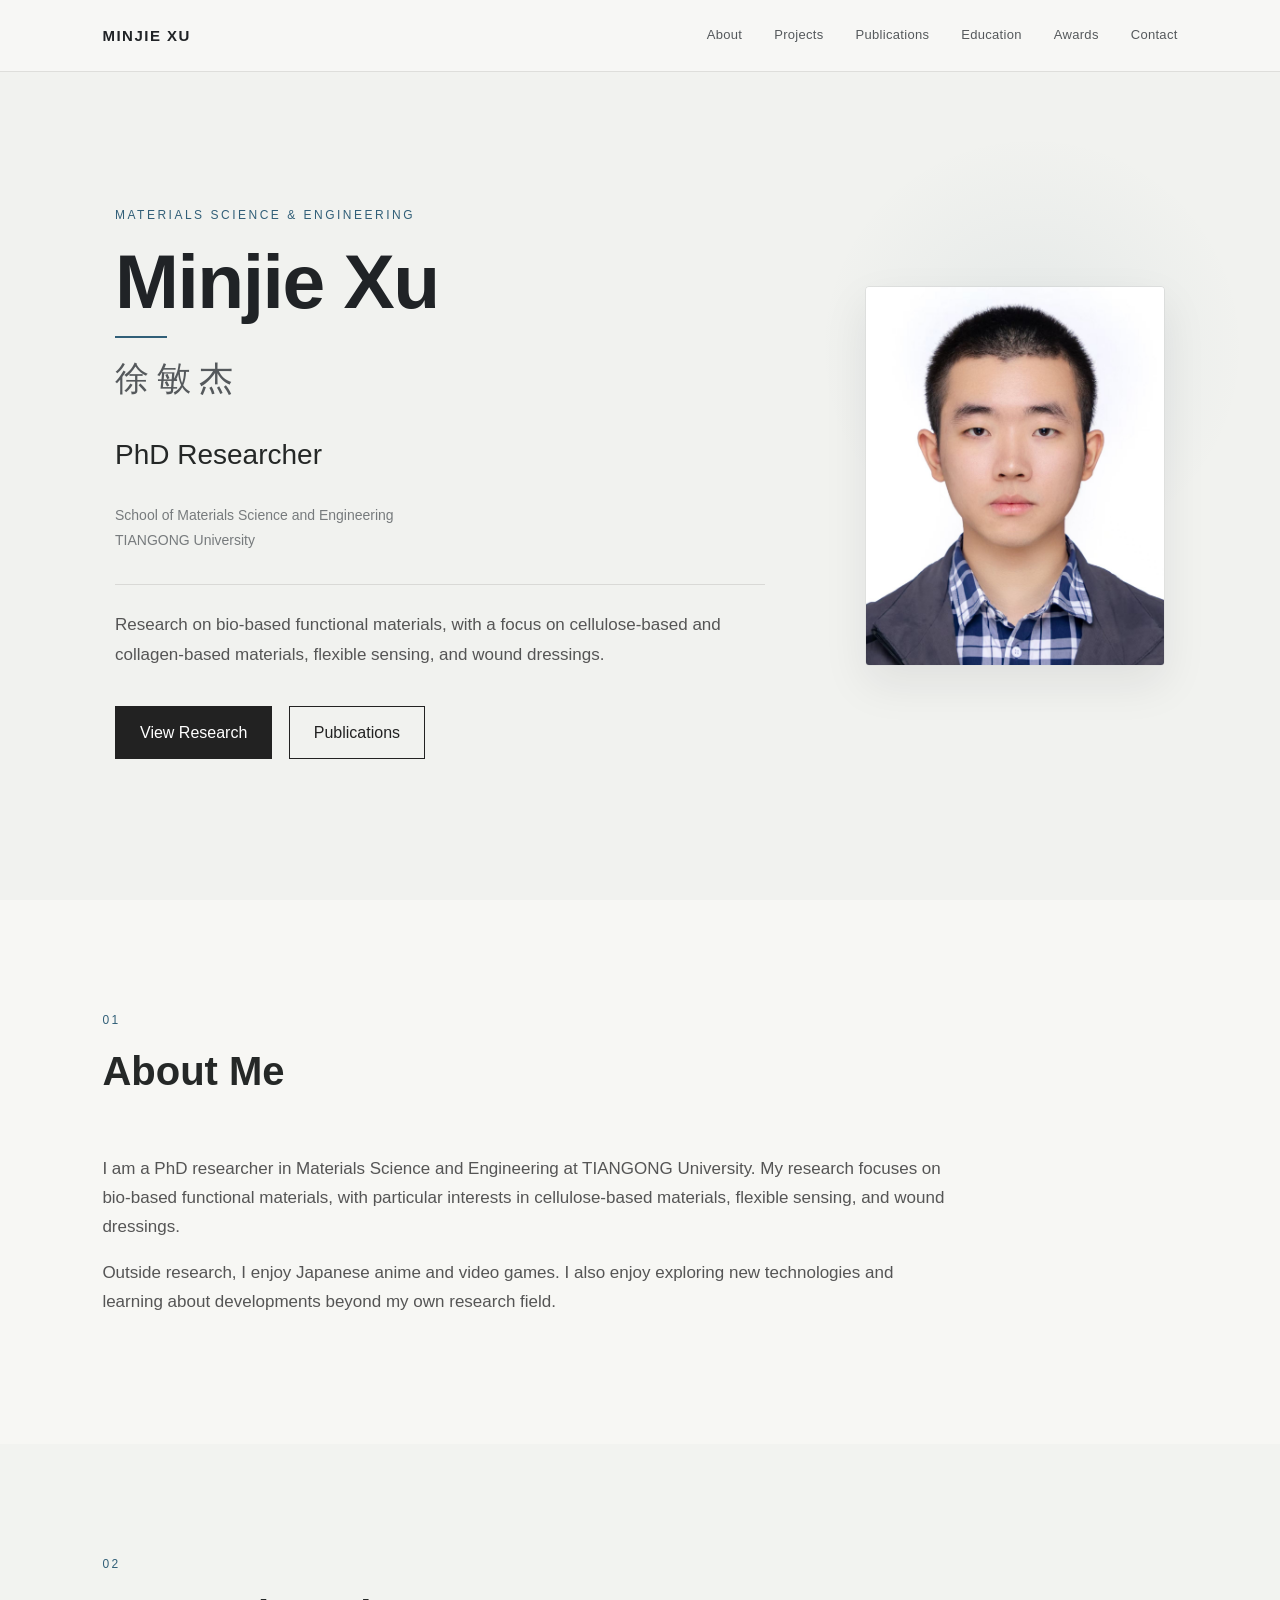
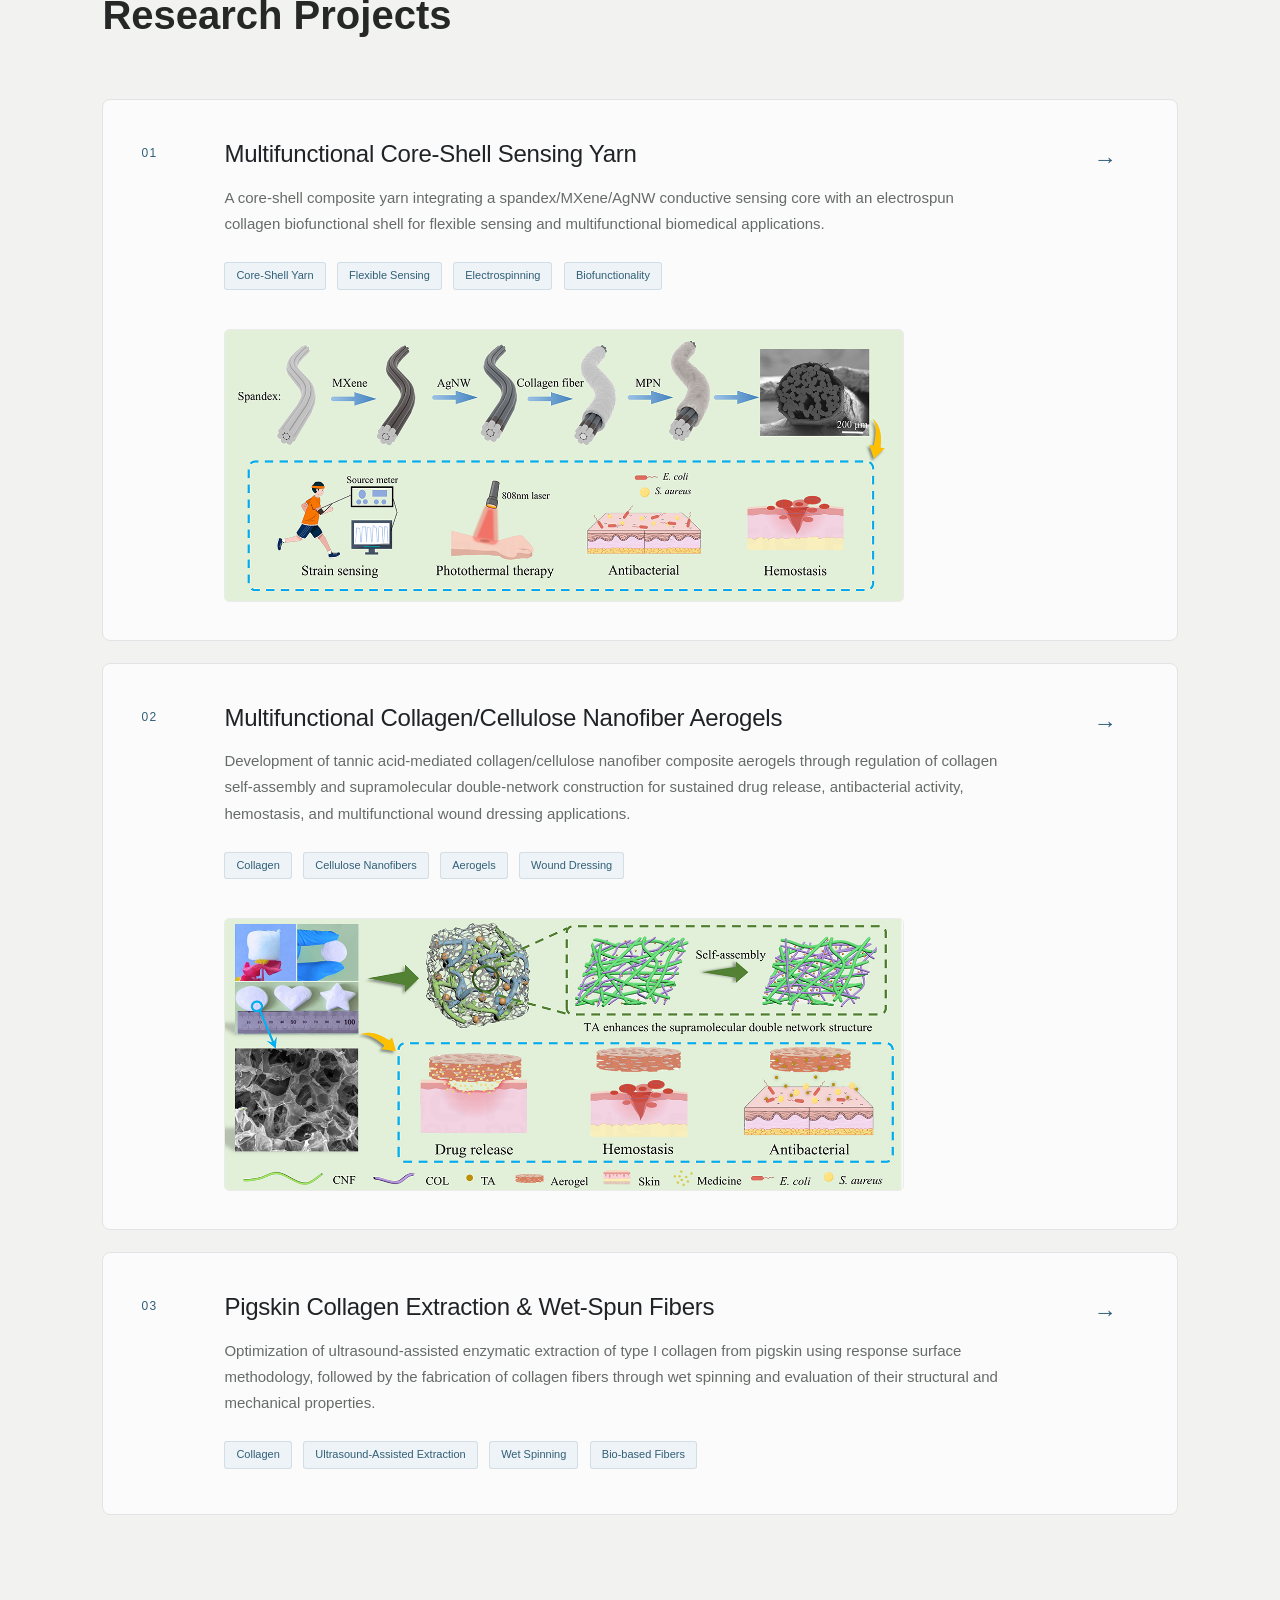
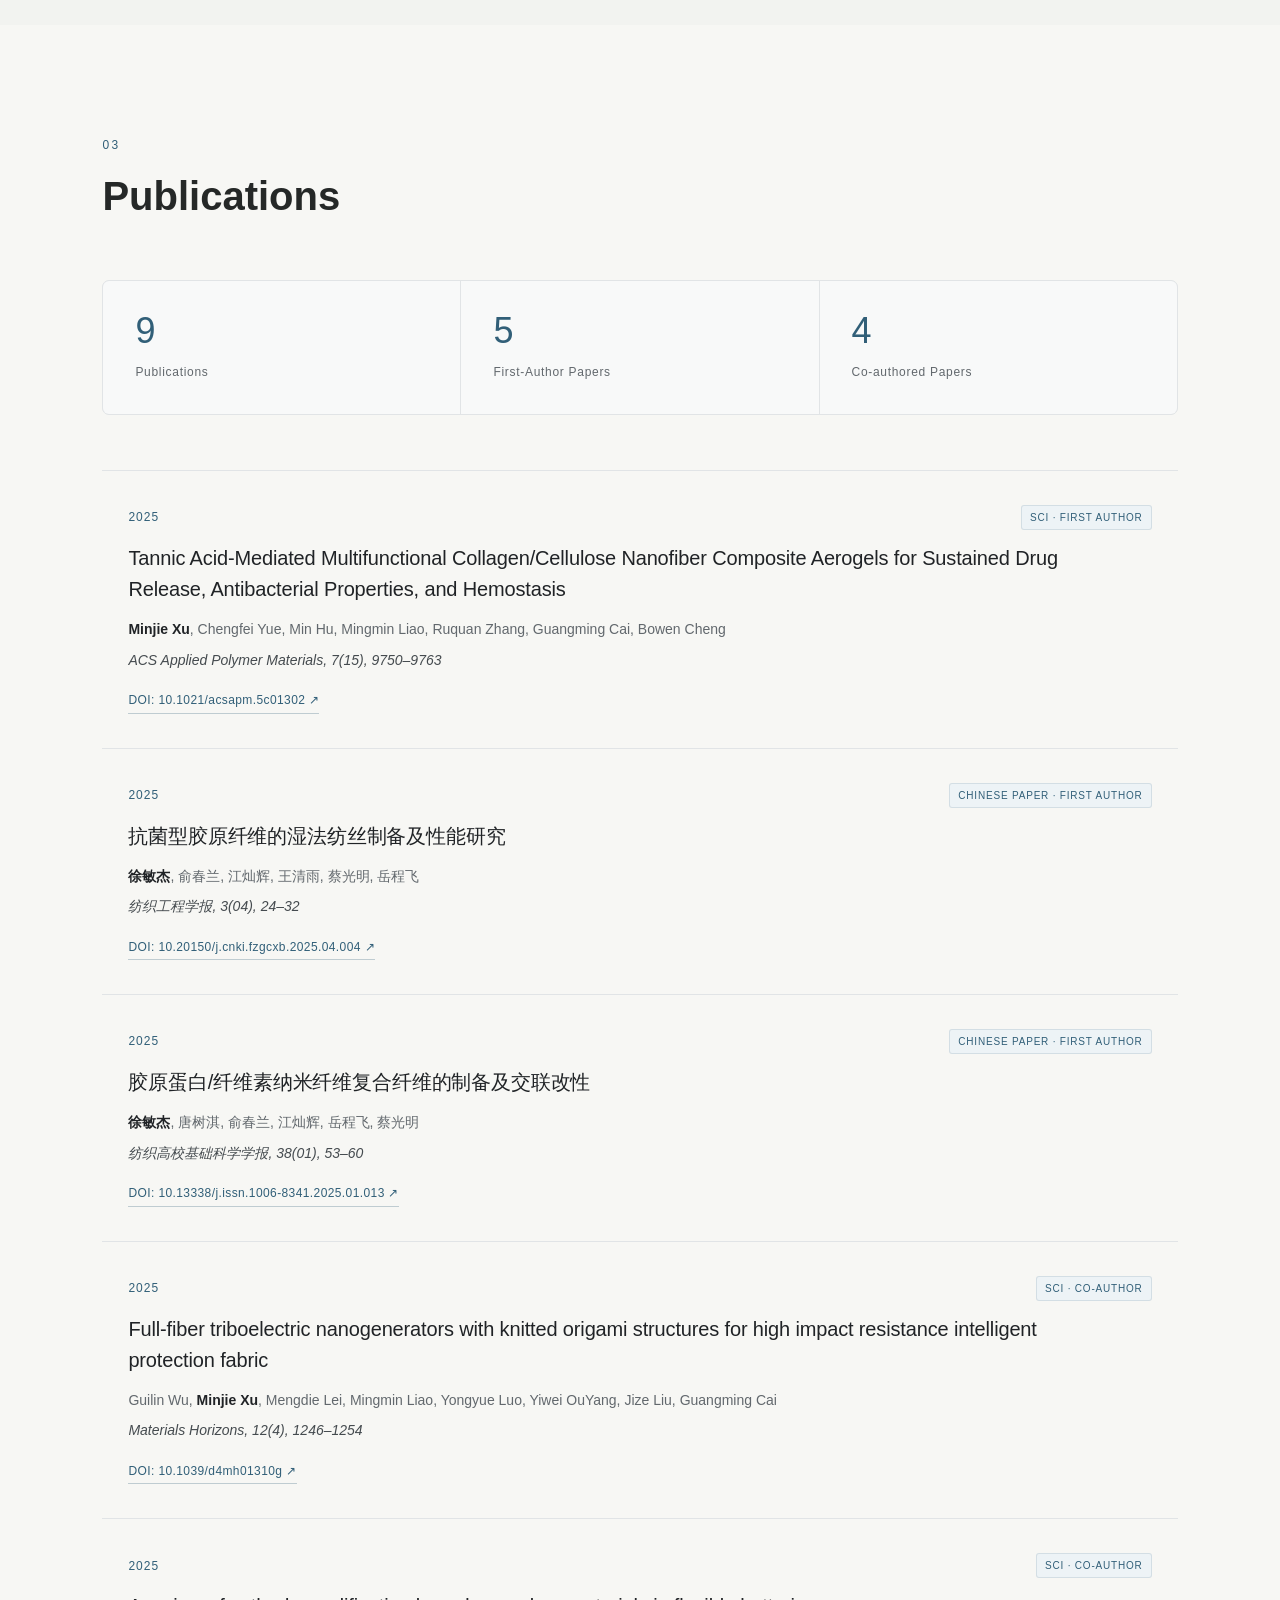
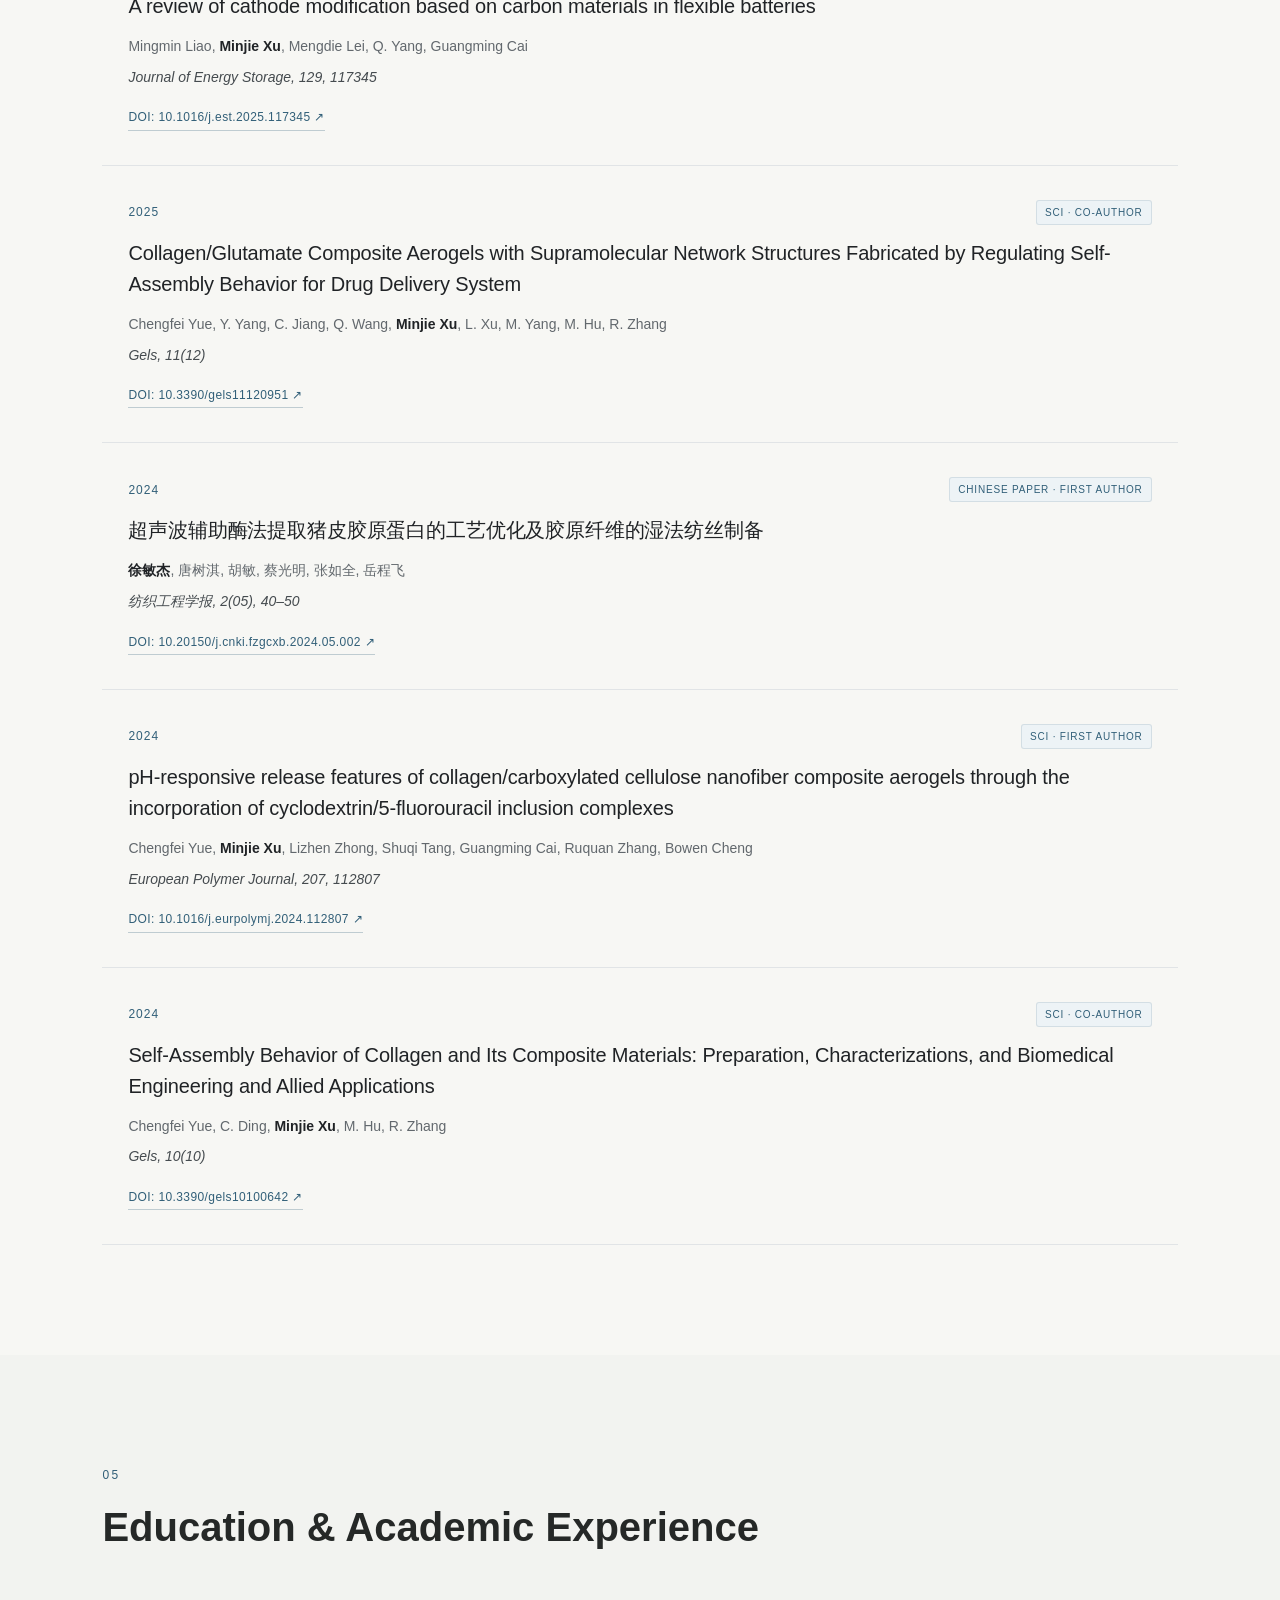
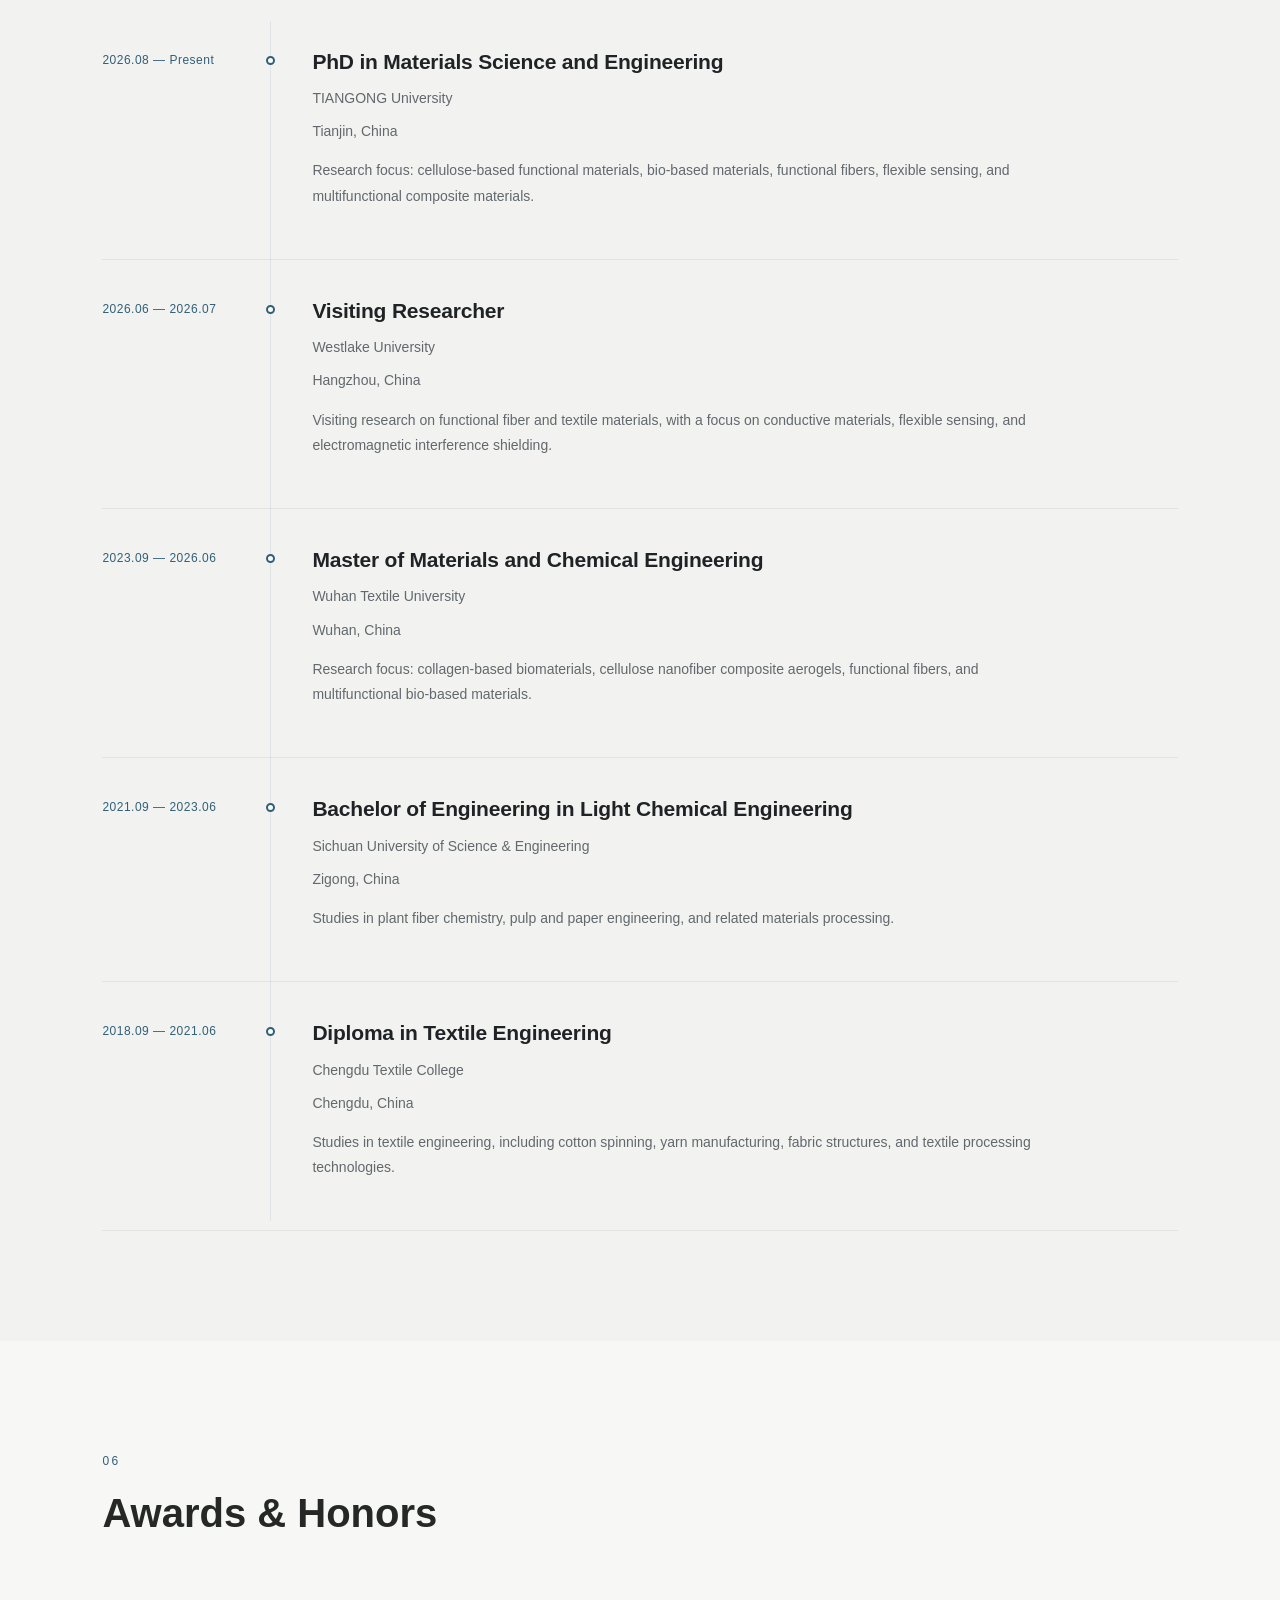
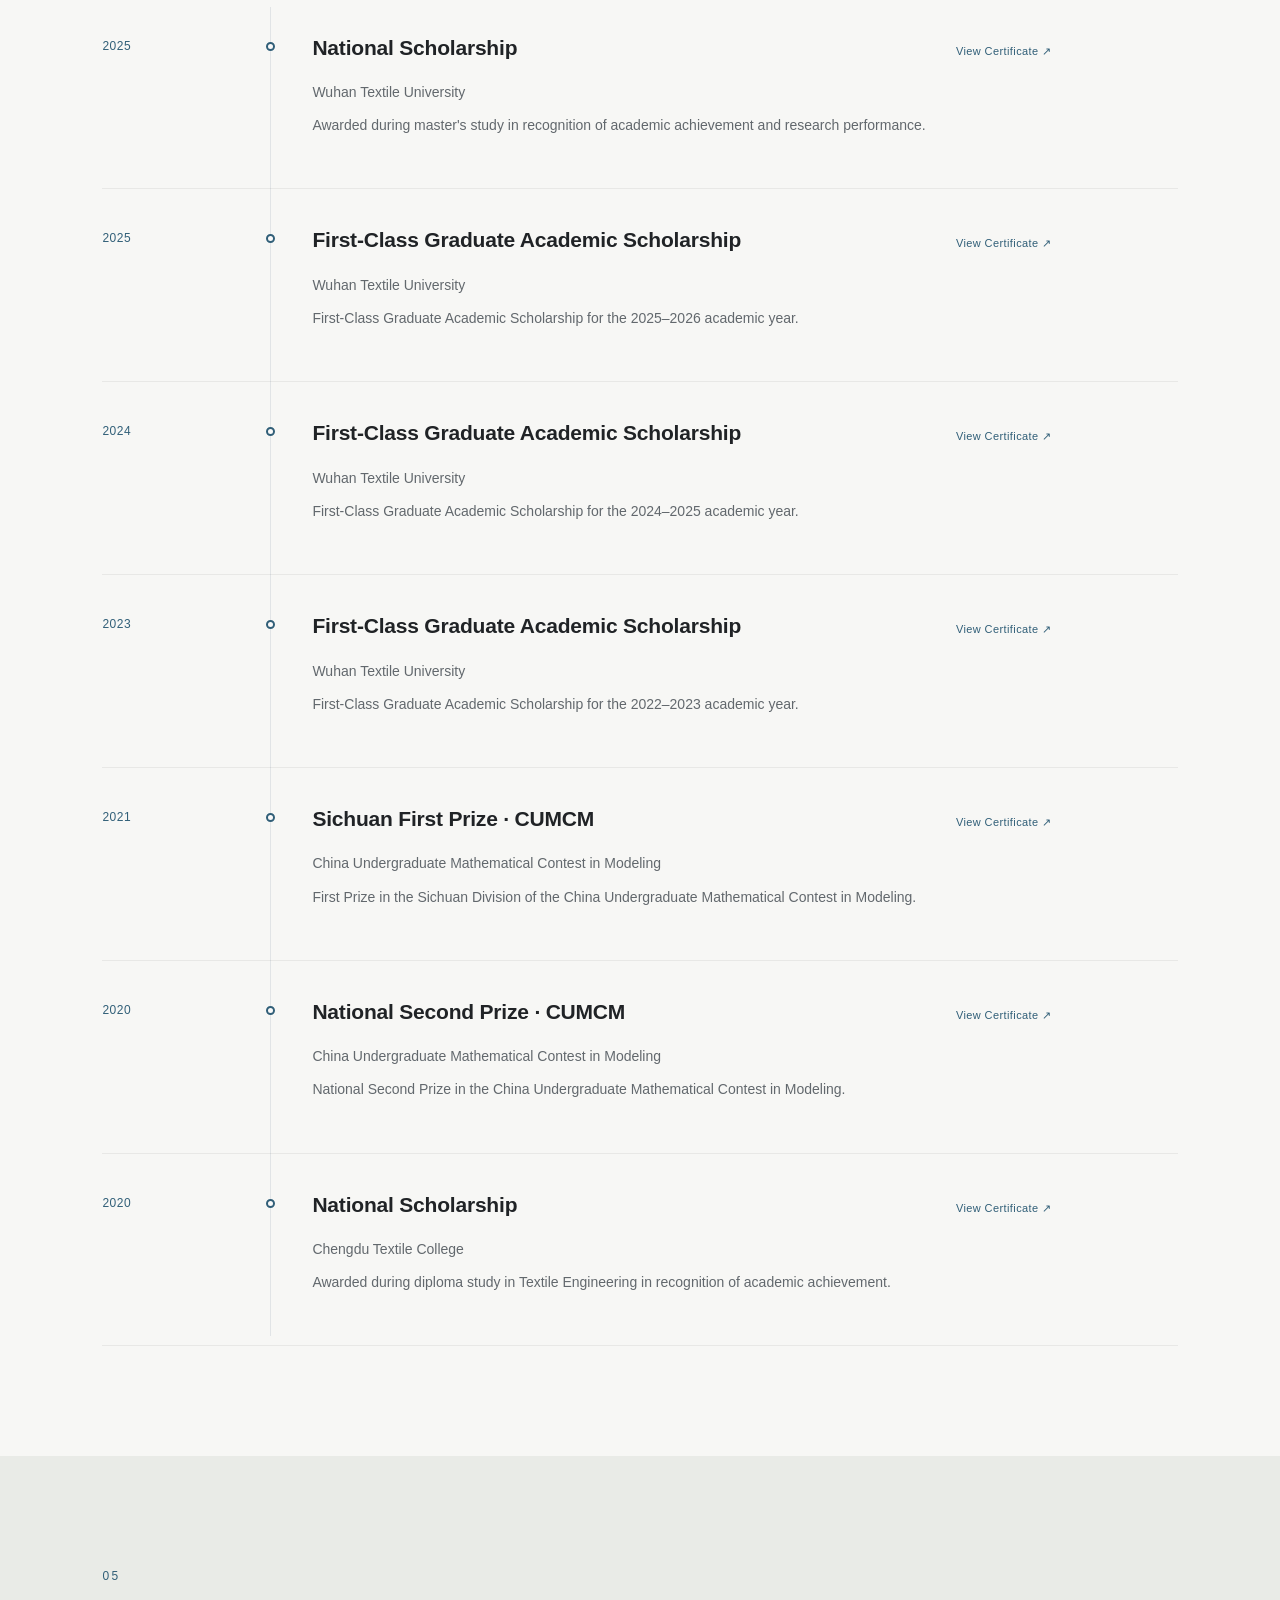
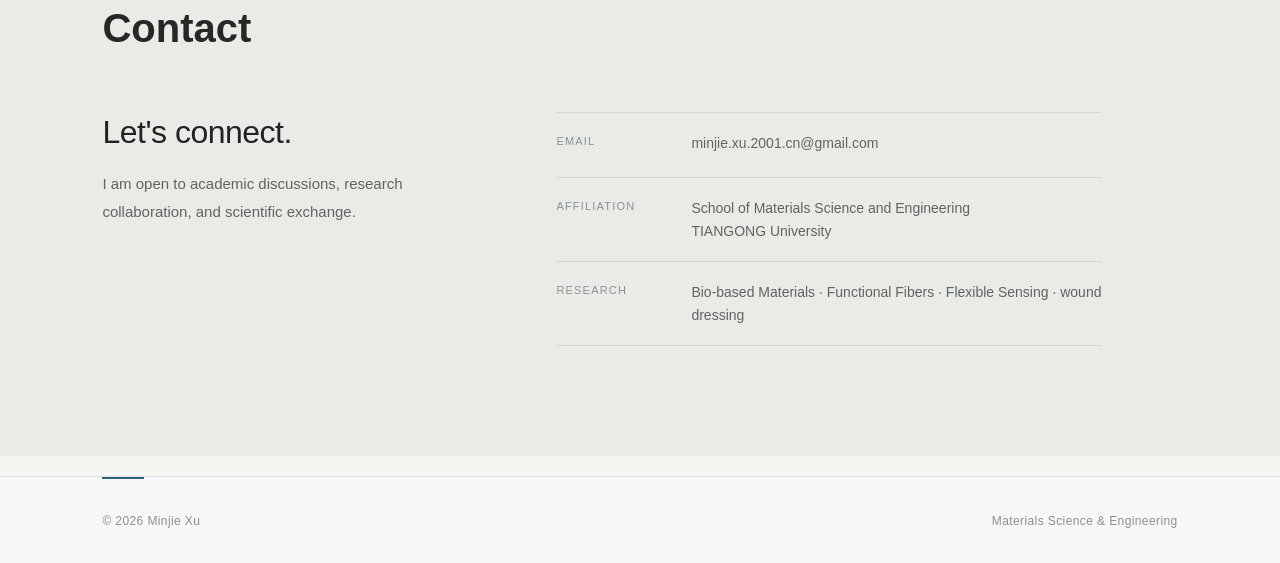
<file: index.html>
<!DOCTYPE html>
<html lang="en">











<head>
    <meta charset="UTF-8">
    <meta name="viewport" content="width=device-width, initial-scale=1.0">

    <title>Minjie Xu | Materials Science & Engineering</title>
    <meta name="description" content="Academic website of Minjie Xu, a PhD researcher in Materials Science and Engineering at TIANGONG of Technology.">
    
    <link rel="stylesheet" href="style.css">
</head>

<body>

    <!-- Navigation -->
<nav>

    <div class="logo">
        <a href="#home">MINJIE XU</a>
    </div>

    <div class="nav-links">

        <a href="#about">About</a>

        <a href="#projects">Projects</a>
        <a href="#publications">Publications</a>
        <a href="#education">Education</a>
        <a href="#awards">Awards</a>
        <a href="#contact">Contact</a>

    </div>

    <button class="menu-toggle" id="menu-toggle">
        ☰
    </button>

</nav>


    <!-- Home -->
        <section id="home" class="hero">

            <div class="hero-content">

                <p class="hero-label">
                    MATERIALS SCIENCE & ENGINEERING
                </p>

                <h1>Minjie Xu</h1>
                <p class="chinese-name">徐敏杰</p>
                <h2>PhD Researcher</h2>

                <p class="hero-affiliation">
                    School of Materials Science and Engineering<br>
                    TIANGONG University
                </p>

                <p class="hero-description">
                    Research on bio-based functional materials, with a focus on cellulose-based and collagen-based materials, flexible sensing, and wound dressings.

                </p>

                <div class="hero-buttons">

                    <a href="#projects" class="button">
                        View Research
                    </a>

                    <a href="#publications" class="button button-outline">
                        Publications
                    </a>

                </div>

            </div>


            <div class="hero-photo">

                <!-- <img
                    src="images/profile.jpg"
                    alt="Minjie Xu"
                > -->


                <img
                    src="images/Minjie-Xu.jpg"
                    alt="Minjie Xu"
                >


            </div>

        </section>


    <!-- About -->
    <!-- About -->
    <section id="about" class="section">

        <div class="section-title">
            <p>01</p>
            <h2>About Me</h2>
        </div>

        <div class="section-content">

            <p>
                I am a PhD researcher in Materials Science and Engineering
                at TIANGONG University. My research focuses on bio-based
                functional materials, with particular interests in
                cellulose-based materials, flexible sensing, and wound dressings.
            </p>



            <p>
                Outside research, I enjoy Japanese anime and video games.
                I also enjoy exploring new technologies and learning about
                developments beyond my own research field.
            </p>

        </div>

    </section>


        <!-- Research Projects -->
    <section id="projects" class="section">

        <div class="section-title">
            <p>02</p>
            <h2>Research Projects</h2>
        </div>

        <div class="project-list">

            <div class="project-item">

                <div class="project-number">01</div>

            <div class="project-content">

                <h3>Multifunctional Core-Shell Sensing Yarn</h3>

                <p>
                    A core-shell composite yarn integrating a
                    spandex/MXene/AgNW conductive sensing core with an
                    electrospun collagen biofunctional shell for flexible
                    sensing and multifunctional biomedical applications.
                </p>

                <div class="project-tags">
                    <span>Core-Shell Yarn</span>
                    <span>Flexible Sensing</span>
                    <span>Electrospinning</span>
                    <span>Biofunctionality</span>
                </div>


                <div class="project-preview-image">
                    <img
                        src="images/graphical-abstract-project01.png"
                        alt="Graphical abstract of the multifunctional core-shell sensing yarn"
                    >
                </div>

            </div>

                <a href="project-collagen-yarn.html" class="project-arrow">
    →
</a>

            </div>


            <div class="project-item">

                <div class="project-number">
                    02
                </div>

                <div class="project-content">

                    <h3>
                        Multifunctional Collagen/Cellulose Nanofiber Aerogels
                    </h3>

                    <p>
                        Development of tannic acid-mediated collagen/cellulose
                        nanofiber composite aerogels through regulation of collagen
                        self-assembly and supramolecular double-network construction
                        for sustained drug release, antibacterial activity, hemostasis,
                        and multifunctional wound dressing applications.
                    </p>

                    <div class="project-tags">
                        <span>Collagen</span>
                        <span>Cellulose Nanofibers</span>
                        <span>Aerogels</span>
                        <span>Wound Dressing</span>
                    </div>
                    <div class="project-preview-image project02-preview">

    <img
        src="images/project02-design1.jpg"
        alt="Graphical abstract of the COL/CNF@TA multifunctional composite aerogel"
    >

</div>

                </div>

                <a href="project02.html" class="project-arrow">
                    →
                </a>

            </div>


            <div class="project-item">

                <div class="project-number">
                    03
                </div>

                <div class="project-content">

                    <h3>
                        Pigskin Collagen Extraction & Wet-Spun Fibers
                    </h3>

                    <p>
                        Optimization of ultrasound-assisted enzymatic extraction
                        of type I collagen from pigskin using response surface
                        methodology, followed by the fabrication of collagen fibers
                        through wet spinning and evaluation of their structural
                        and mechanical properties.
                    </p>

                    <div class="project-tags">
                        <span>Collagen</span>
                        <span>Ultrasound-Assisted Extraction</span>
                        <span>Wet Spinning</span>
                        <span>Bio-based Fibers</span>
                    </div>

                </div>

                <a href="project03.html" class="project-arrow">
                    →
                </a>

            </div>

        </div>

    </section>

    <!-- Publications -->
    <!-- Publications -->
    <section id="publications" class="section">

        <div class="section-title">
            <p>03</p>
            <h2>Publications</h2>
        </div>

        <div class="publication-stats">

            <div class="stat-item">
                <strong>9</strong>
                <span>Publications</span>
            </div>

            <div class="stat-item">
                <strong>5</strong>
                <span>First-Author Papers</span>
            </div>

            <div class="stat-item">
                <strong>4</strong>
                <span>Co-authored Papers</span>
            </div>

        </div>



<!-- Publication 01 -->
<div class="publication">

    <div class="publication-top">
        <span class="publication-year">2025</span>
        <span class="publication-type">SCI · First Author</span>
    </div>

    <h3>
        Tannic Acid-Mediated Multifunctional Collagen/Cellulose
        Nanofiber Composite Aerogels for Sustained Drug Release,
        Antibacterial Properties, and Hemostasis
    </h3>

    <p class="publication-authors">
        <strong>Minjie Xu</strong>, Chengfei Yue, Min Hu,
        Mingmin Liao, Ruquan Zhang, Guangming Cai, Bowen Cheng
    </p>

    <p class="journal">
        ACS Applied Polymer Materials, 7(15), 9750–9763
    </p>

    <a
        href="https://doi.org/10.1021/acsapm.5c01302"
        target="_blank"
        rel="noopener noreferrer"
        class="publication-link"
    >
        DOI: 10.1021/acsapm.5c01302 ↗
    </a>

</div>


<!-- Publication 02 -->
<div class="publication">

    <div class="publication-top">
        <span class="publication-year">2025</span>
        <span class="publication-type">Chinese paper · First Author</span>
    </div>

    <h3>
        抗菌型胶原纤维的湿法纺丝制备及性能研究
    </h3>

    <p class="publication-authors">
        <strong>徐敏杰</strong>, 俞春兰, 江灿辉,
        王清雨, 蔡光明, 岳程飞
    </p>

    <p class="journal">
        纺织工程学报, 3(04), 24–32
    </p>

    <a
        href="https://doi.org/10.20150/j.cnki.fzgcxb.2025.04.004"
        target="_blank"
        rel="noopener noreferrer"
        class="publication-link"
    >
        DOI: 10.20150/j.cnki.fzgcxb.2025.04.004 ↗
    </a>

</div>


<!-- Publication 03 -->
<div class="publication">

    <div class="publication-top">
        <span class="publication-year">2025</span>
        <span class="publication-type">Chinese paper · First Author</span>
    </div>

    <h3>
        胶原蛋白/纤维素纳米纤维复合纤维的制备及交联改性
    </h3>

    <p class="publication-authors">
        <strong>徐敏杰</strong>, 唐树淇, 俞春兰,
        江灿辉, 岳程飞, 蔡光明
    </p>

    <p class="journal">
        纺织高校基础科学学报, 38(01), 53–60
    </p>

    <a
        href="https://doi.org/10.13338/j.issn.1006-8341.2025.01.013"
        target="_blank"
        rel="noopener noreferrer"
        class="publication-link"
    >
        DOI: 10.13338/j.issn.1006-8341.2025.01.013 ↗
    </a>

</div>


<!-- Publication 04 -->
<div class="publication">

    <div class="publication-top">
        <span class="publication-year">2025</span>
        <span class="publication-type">SCI · Co-author</span>
    </div>

    <h3>
        Full-fiber triboelectric nanogenerators with knitted
        origami structures for high impact resistance intelligent
        protection fabric
    </h3>

    <p class="publication-authors">
        Guilin Wu, <strong>Minjie Xu</strong>, Mengdie Lei,
        Mingmin Liao, Yongyue Luo, Yiwei OuYang,
        Jize Liu, Guangming Cai
    </p>

    <p class="journal">
        Materials Horizons, 12(4), 1246–1254
    </p>

    <a
        href="https://doi.org/10.1039/d4mh01310g"
        target="_blank"
        rel="noopener noreferrer"
        class="publication-link"
    >
        DOI: 10.1039/d4mh01310g ↗
    </a>

</div>


<!-- Publication 05 -->
<div class="publication">

    <div class="publication-top">
        <span class="publication-year">2025</span>
        <span class="publication-type">SCI · Co-author</span>
    </div>

    <h3>
        A review of cathode modification based on carbon
        materials in flexible batteries
    </h3>

    <p class="publication-authors">
        Mingmin Liao, <strong>Minjie Xu</strong>,
        Mengdie Lei, Q. Yang, Guangming Cai
    </p>

    <p class="journal">
        Journal of Energy Storage, 129, 117345
    </p>

    <a
        href="https://doi.org/10.1016/j.est.2025.117345"
        target="_blank"
        rel="noopener noreferrer"
        class="publication-link"
    >
        DOI: 10.1016/j.est.2025.117345 ↗
    </a>

</div>


<!-- Publication 06 -->
<div class="publication">

    <div class="publication-top">
        <span class="publication-year">2025</span>
        <span class="publication-type">SCI · Co-author</span>
    </div>

    <h3>
        Collagen/Glutamate Composite Aerogels with Supramolecular
        Network Structures Fabricated by Regulating Self-Assembly
        Behavior for Drug Delivery System
    </h3>

    <p class="publication-authors">
        Chengfei Yue, Y. Yang, C. Jiang, Q. Wang,
        <strong>Minjie Xu</strong>, L. Xu, M. Yang,
        M. Hu, R. Zhang
    </p>

    <p class="journal">
        Gels, 11(12)
    </p>

    <a
        href="https://doi.org/10.3390/gels11120951"
        target="_blank"
        rel="noopener noreferrer"
        class="publication-link"
    >
        DOI: 10.3390/gels11120951 ↗
    </a>

</div>


<!-- Publication 07 -->
<div class="publication">

    <div class="publication-top">
        <span class="publication-year">2024</span>
        <span class="publication-type">Chinese paper · First Author</span>
    </div>

    <h3>
        超声波辅助酶法提取猪皮胶原蛋白的工艺优化及胶原纤维的湿法纺丝制备
    </h3>

    <p class="publication-authors">
        <strong>徐敏杰</strong>, 唐树淇, 胡敏,
        蔡光明, 张如全, 岳程飞
    </p>

    <p class="journal">
        纺织工程学报, 2(05), 40–50
    </p>

    <a
        href="https://doi.org/10.20150/j.cnki.fzgcxb.2024.05.002"
        target="_blank"
        rel="noopener noreferrer"
        class="publication-link"
    >
        DOI: 10.20150/j.cnki.fzgcxb.2024.05.002 ↗
    </a>

</div>


<!-- Publication 08 -->
<div class="publication">

    <div class="publication-top">
        <span class="publication-year">2024</span>
        <span class="publication-type">SCI · First Author</span>
    </div>

    <h3>
        pH-responsive release features of collagen/carboxylated
        cellulose nanofiber composite aerogels through the
        incorporation of cyclodextrin/5-fluorouracil inclusion complexes
    </h3>

    <p class="publication-authors">
        Chengfei Yue, <strong>Minjie Xu</strong>,
        Lizhen Zhong, Shuqi Tang, Guangming Cai,
        Ruquan Zhang, Bowen Cheng
    </p>

    <p class="journal">
        European Polymer Journal, 207, 112807
    </p>

    <a
        href="https://doi.org/10.1016/j.eurpolymj.2024.112807"
        target="_blank"
        rel="noopener noreferrer"
        class="publication-link"
    >
        DOI: 10.1016/j.eurpolymj.2024.112807 ↗
    </a>

</div>


<!-- Publication 09 -->
<div class="publication">

    <div class="publication-top">
        <span class="publication-year">2024</span>
        <span class="publication-type">SCI · Co-author</span>
    </div>

    <h3>
        Self-Assembly Behavior of Collagen and Its Composite
        Materials: Preparation, Characterizations, and Biomedical
        Engineering and Allied Applications
    </h3>

    <p class="publication-authors">
        Chengfei Yue, C. Ding, <strong>Minjie Xu</strong>,
        M. Hu, R. Zhang
    </p>

    <p class="journal">
        Gels, 10(10)
    </p>

    <a
        href="https://doi.org/10.3390/gels10100642"
        target="_blank"
        rel="noopener noreferrer"
        class="publication-link"
    >
        DOI: 10.3390/gels10100642 ↗
    </a>

</div>

















        </div>

    </section>

<section id="education" class="section">

    <div class="section-title">
        <p>05</p>
        <h2>Education & Academic Experience</h2>
    </div>


    <div class="education-list">

        <!-- PhD -->
        <div class="education-item">

            <div class="education-year">
                2026.08 — Present
            </div>

            <div class="education-content">

                <h3>
                    PhD in Materials Science and Engineering
                </h3>

                <p class="education-school">
                    TIANGONG University
                </p>

                <p>
                    Tianjin, China
                </p>

                <p>
                    Research focus: cellulose-based functional materials,
                    bio-based materials, functional fibers, flexible sensing,
                    and multifunctional composite materials.
                </p>

            </div>

        </div>


        <!-- Visiting Research -->
        <div class="education-item">

            <div class="education-year">
                2026.06 — 2026.07
            </div>

            <div class="education-content">

                <h3>
                    Visiting Researcher
                </h3>

                <p class="education-school">
                    Westlake University
                </p>

                <p>
                    Hangzhou, China
                </p>

                <p>
                    Visiting research on functional fiber and textile
                    materials, with a focus on conductive materials,
                    flexible sensing, and electromagnetic interference
                    shielding.
                </p>

            </div>

        </div>


        <!-- Master -->
        <div class="education-item">

            <div class="education-year">
                2023.09 — 2026.06
            </div>

            <div class="education-content">

                <h3>
                    Master of Materials and Chemical Engineering
                </h3>

                <p class="education-school">
                    Wuhan Textile University
                </p>

                <p>
                    Wuhan, China
                </p>

                <p>
                    Research focus: collagen-based biomaterials,
                    cellulose nanofiber composite aerogels,
                    functional fibers, and multifunctional
                    bio-based materials.
                </p>

            </div>

        </div>


        <!-- Bachelor -->
        <div class="education-item">

            <div class="education-year">
                2021.09 — 2023.06
            </div>

            <div class="education-content">

                <h3>
                    Bachelor of Engineering in Light Chemical Engineering
                </h3>

                <p class="education-school">
                    Sichuan University of Science & Engineering
                </p>

                <p>
                    Zigong, China
                </p>

                <p>
                    Studies in plant fiber chemistry, pulp and paper
                    engineering, and related materials processing.
                </p>

            </div>

        </div>

        <!-- Diploma -->
<div class="education-item">

    <div class="education-year">
        2018.09 — 2021.06
    </div>

    <div class="education-content">

        <h3>
            Diploma in Textile Engineering
        </h3>

        <p class="education-school">
            Chengdu Textile College
        </p>

        <p>
            Chengdu, China
        </p>

        <p>
            Studies in textile engineering, including cotton spinning,
            yarn manufacturing, fabric structures, and textile
            processing technologies.
        </p>

    </div>

</div>

    </div>

</section>



<!-- Awards & Honors -->
<section id="awards" class="section">

    <div class="section-title">
        <p>06</p>
        <h2>Awards & Honors</h2>
    </div>

    <div class="education-list">

        <!-- Graduate National Scholarship -->
        <div class="education-item">

            <div class="education-year">
                2025
            </div>

            <div class="education-content">

<div class="award-title-row">

    <h3>
        National Scholarship
    </h3>

    <a
        href="certificate.html?img=national-scholarship-2025.jpg"
        target="_blank"
        rel="noopener noreferrer"
        class="certificate-link"
    >
        View Certificate ↗
    </a>

</div>

                <p class="education-school">
                    Wuhan Textile University
                </p>

                <p>
                    Awarded during master's study in recognition of
                    academic achievement and research performance.
                </p>

            </div>

        </div>

<div class="education-list">

    <!-- 2025 National Scholarship -->
    <div class="education-item">

        <div class="education-year">
            2025
        </div>

        <div class="education-content">

            <div class="award-title-row">

                <h3>First-Class Graduate Academic Scholarship</h3>

                <a
                    href="certificate.html?img=award-national-scholarship-2025.jpg"
                    target="_blank"
                    rel="noopener noreferrer"
                    class="certificate-link"
                >
                    View Certificate ↗
                </a>

            </div>

            <p class="education-school">
                Wuhan Textile University
            </p>

            <p>
                First-Class Graduate Academic Scholarship
                for the 2025–2026 academic year.
            </p>

        </div>

    </div>


    <!-- 2024 First-Class Graduate Academic Scholarship -->
    <div class="education-item">

        <div class="education-year">
            2024
        </div>

        <div class="education-content">

            <div class="award-title-row">

                <h3>First-Class Graduate Academic Scholarship</h3>

                <a
                    href="certificate.html?img=award-academic-scholarship-2025.jpg"
                    target="_blank"
                    rel="noopener noreferrer"
                    class="certificate-link"
                >
                    View Certificate ↗
                </a>

            </div>

            <p class="education-school">
                Wuhan Textile University
            </p>

            <p>
                First-Class Graduate Academic Scholarship
                for the 2024–2025 academic year.
            </p>

        </div>

    </div>


    <!-- 2023 First-Class Graduate Academic Scholarship -->
    <div class="education-item">

        <div class="education-year">
            2023
        </div>

        <div class="education-content">

            <div class="award-title-row">

                <h3>First-Class Graduate Academic Scholarship</h3>

                <a
                    href="certificate.html?img=award-academic-scholarship-2023.jpg"
                    target="_blank"
                    rel="noopener noreferrer"
                    class="certificate-link"
                >
                    View Certificate ↗
                </a>

            </div>

            <p class="education-school">
                Wuhan Textile University
            </p>

            <p>
                First-Class Graduate Academic Scholarship
                for the 2022–2023 academic year.
            </p>

        </div>

    </div>

</div>







<!-- 2021 CUMCM Sichuan First Prize -->
<div class="education-item">

    <div class="education-year">
        2021
    </div>

    <div class="education-content">

        <div class="award-title-row">

            <h3>
                Sichuan First Prize · CUMCM
            </h3>

            <a
               href="certificate.html?img=award-cumcm-national-second-prize-2022.png"
                target="_blank"
                rel="noopener noreferrer"
                class="certificate-link"
            >
                View Certificate ↗
            </a>

        </div>

        <p class="education-school">
            China Undergraduate Mathematical Contest in Modeling
        </p>

        <p>
            First Prize in the Sichuan Division of the China
            Undergraduate Mathematical Contest in Modeling.
        </p>

    </div>

</div>

<!-- 2022 CUMCM National Second Prize -->
<div class="education-item">

    <div class="education-year">
        2020
    </div>

    <div class="education-content">

        <div class="award-title-row">

            <h3>
                National Second Prize · CUMCM
            </h3>

            <a
                
                href="certificate.html?img=award-cumcm-sichuan-first-prize-2021.jpg"
                target="_blank"
                rel="noopener noreferrer"
                class="certificate-link"
            >
                View Certificate ↗
            </a>

        </div>

        <p class="education-school">
            China Undergraduate Mathematical Contest in Modeling
        </p>

        <p>
            National Second Prize in the China Undergraduate
            Mathematical Contest in Modeling.
        </p>

    </div>

</div>





        <!-- Diploma National Scholarship -->
        <div class="education-item">

            <div class="education-year">
                2020
            </div>

            <div class="education-content">

<div class="award-title-row">

    <h3>
        National Scholarship
    </h3>

    <a
        href="certificate.html?img=national-scholarship-2020.png"
        target="_blank"
        rel="noopener noreferrer"
        class="certificate-link"
    >
        View Certificate ↗
    </a>

</div>

                <p class="education-school">
                    Chengdu Textile College
                </p>

                <p>
                    Awarded during diploma study in Textile Engineering
                    in recognition of academic achievement.
                </p>

            </div>

        </div>

    </div>

</section>


















    <!-- Contact -->
    <section id="contact" class="section">

        <div class="section-title">
            <p>05</p>
            <h2>Contact</h2>
        </div>

        <div class="contact-content">

            <div class="contact-intro">

                <h3>
                    Let's connect.
                </h3>

                <p>
                    I am open to academic discussions,
                    research collaboration, and scientific exchange.
                </p>

            </div>


            <div class="contact-info">

                <div class="contact-item">

                    <span>
                        Email
                    </span>

                    <p>
                        minjie.xu.2001.cn@gmail.com
                    </p>

                </div>


                <div class="contact-item">

                    <span>
                        Affiliation
                    </span>

                    <p>
                        School of Materials Science and Engineering<br>
                        TIANGONG University
                    </p>

                </div>


                <div class="contact-item">

                    <span>
                        Research
                    </span>

                    <p>
                        Bio-based Materials · Functional Fibers ·
                        Flexible Sensing · wound dressing
                    </p>

                </div>

                <!-- <div class="contact-item">

                    <span>
                        Academic Profiles
                    </span>

                    <div class="academic-links">

                        <a href="#" target="_blank" rel="noopener noreferrer">
                            <svg viewBox="0 0 24 24" aria-hidden="true">
                                <circle cx="12" cy="12" r="10"></circle>
                                <path d="M8 12h8M12 8v8"></path>
                            </svg>
                            <span>Google Scholar</span>
                        </a>

                        <a href="https://orcid.org/0009-0004-1225-3555" target="_blank" rel="noopener noreferrer">
                            <svg viewBox="0 0 24 24" aria-hidden="true">
                                <circle cx="12" cy="12" r="10"></circle>
                                <circle cx="9" cy="8" r="1"></circle>
                                <path d="M8 11v6"></path>
                                <path d="M12 17v-6"></path>
                                <path d="M12 14c0-2 1-3 3-3s3 1 3 3v3"></path>
                            </svg>
                            <span>ORCID</span>
                        </a>

                        <a href="#" target="_blank" rel="noopener noreferrer">
                            <svg viewBox="0 0 24 24" aria-hidden="true">
                                <rect x="4" y="4" width="16" height="16" rx="3"></rect>
                                <path d="M8 10v6M8 8h.01M12 16v-4a2 2 0 0 1 4 0v4M12 10v6"></path>
                            </svg>
                            <span>ResearchGate</span>
                        </a>

                        <a href="#" target="_blank" rel="noopener noreferrer">
                            <svg viewBox="0 0 24 24" aria-hidden="true">
                                <path d="M8 8l-4 4 4 4M16 8l4 4-4 4M14 5l-4 14"></path>
                            </svg>
                            <span>GitHub</span>
                        </a>

                    </div>

                </div> -->






            </div>

        </div>

    </section>


    <footer>

        <div class="footer-content">

            <p>
                © 2026 Minjie Xu
            </p>

            <p>
                Materials Science & Engineering
            </p>

        </div>

    </footer>


    <script>

        const menuToggle = document.getElementById("menu-toggle");
        const navLinks = document.querySelector(".nav-links");

        // 点击 ☰，打开或关闭菜单
        menuToggle.addEventListener("click", function () {

            navLinks.classList.toggle("active");

        });

        // 点击菜单中的链接后，自动关闭菜单
        const navItems = navLinks.querySelectorAll("a");

        navItems.forEach(function (item) {

            item.addEventListener("click", function () {

                navLinks.classList.remove("active");

            });

        });

    </script>






</body>

</html>
</file>
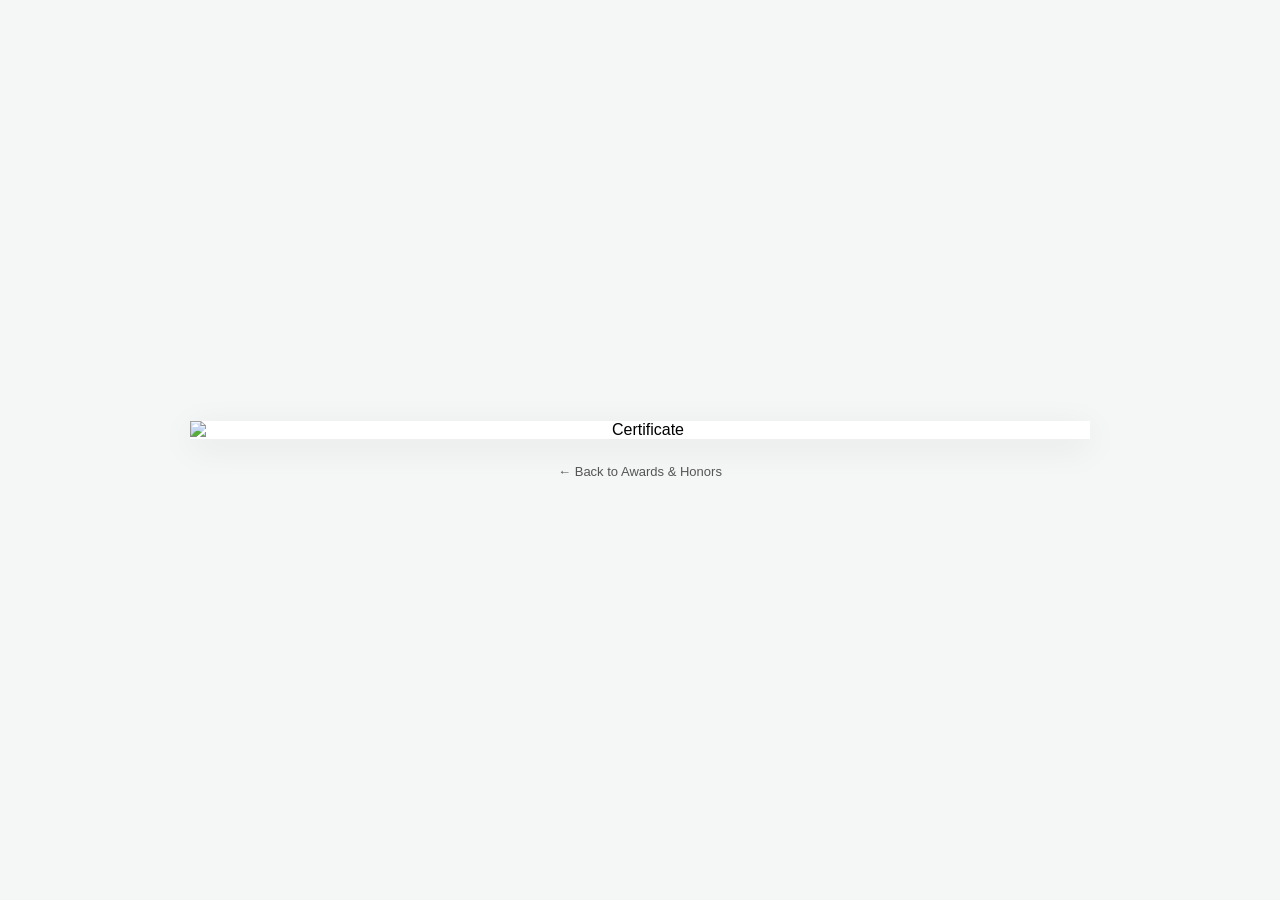
<file: certificate.html>
<!DOCTYPE html>
<html lang="en">

<head>
    <meta charset="UTF-8">
    <meta name="viewport" content="width=device-width, initial-scale=1.0">

    <title>Certificate | Minjie Xu</title>

    <style>
        * {
            box-sizing: border-box;
        }

        body {
            margin: 0;
            padding: 50px 20px;

            min-height: 100vh;

            display: flex;
            align-items: center;
            justify-content: center;

            background: #f5f6f6;

            font-family: Arial, sans-serif;
        }

        .certificate-viewer {
            width: 100%;
            max-width: 900px;

            text-align: center;
        }

        .certificate-viewer img {
            display: block;

            width: auto;
            max-width: 100%;
            max-height: 82vh;

            margin: 0 auto;

            object-fit: contain;

            background: white;

            box-shadow:
                0 8px 35px rgba(0, 0, 0, 0.08);
        }

        .back-link {
            display: inline-block;

            margin-top: 25px;

            font-size: 13px;
            color: #555;

            text-decoration: none;
        }

        .back-link:hover {
            text-decoration: underline;
        }

        @media (max-width: 768px) {

            body {
                padding: 20px 14px;
            }

            .certificate-viewer img {
                max-height: 85vh;
            }
        }
    </style>
</head>

<body>

    <div class="certificate-viewer">

        <img id="certificate-image" alt="Certificate">

        <a href="index.html#awards" class="back-link">
            ← Back to Awards & Honors
        </a>

    </div>


    <script>
        const params = new URLSearchParams(window.location.search);
        const image = params.get("img");

        if (image) {
            document.getElementById("certificate-image").src =
                "images/" + image;
        }
    </script>

</body>

</html>
</file>
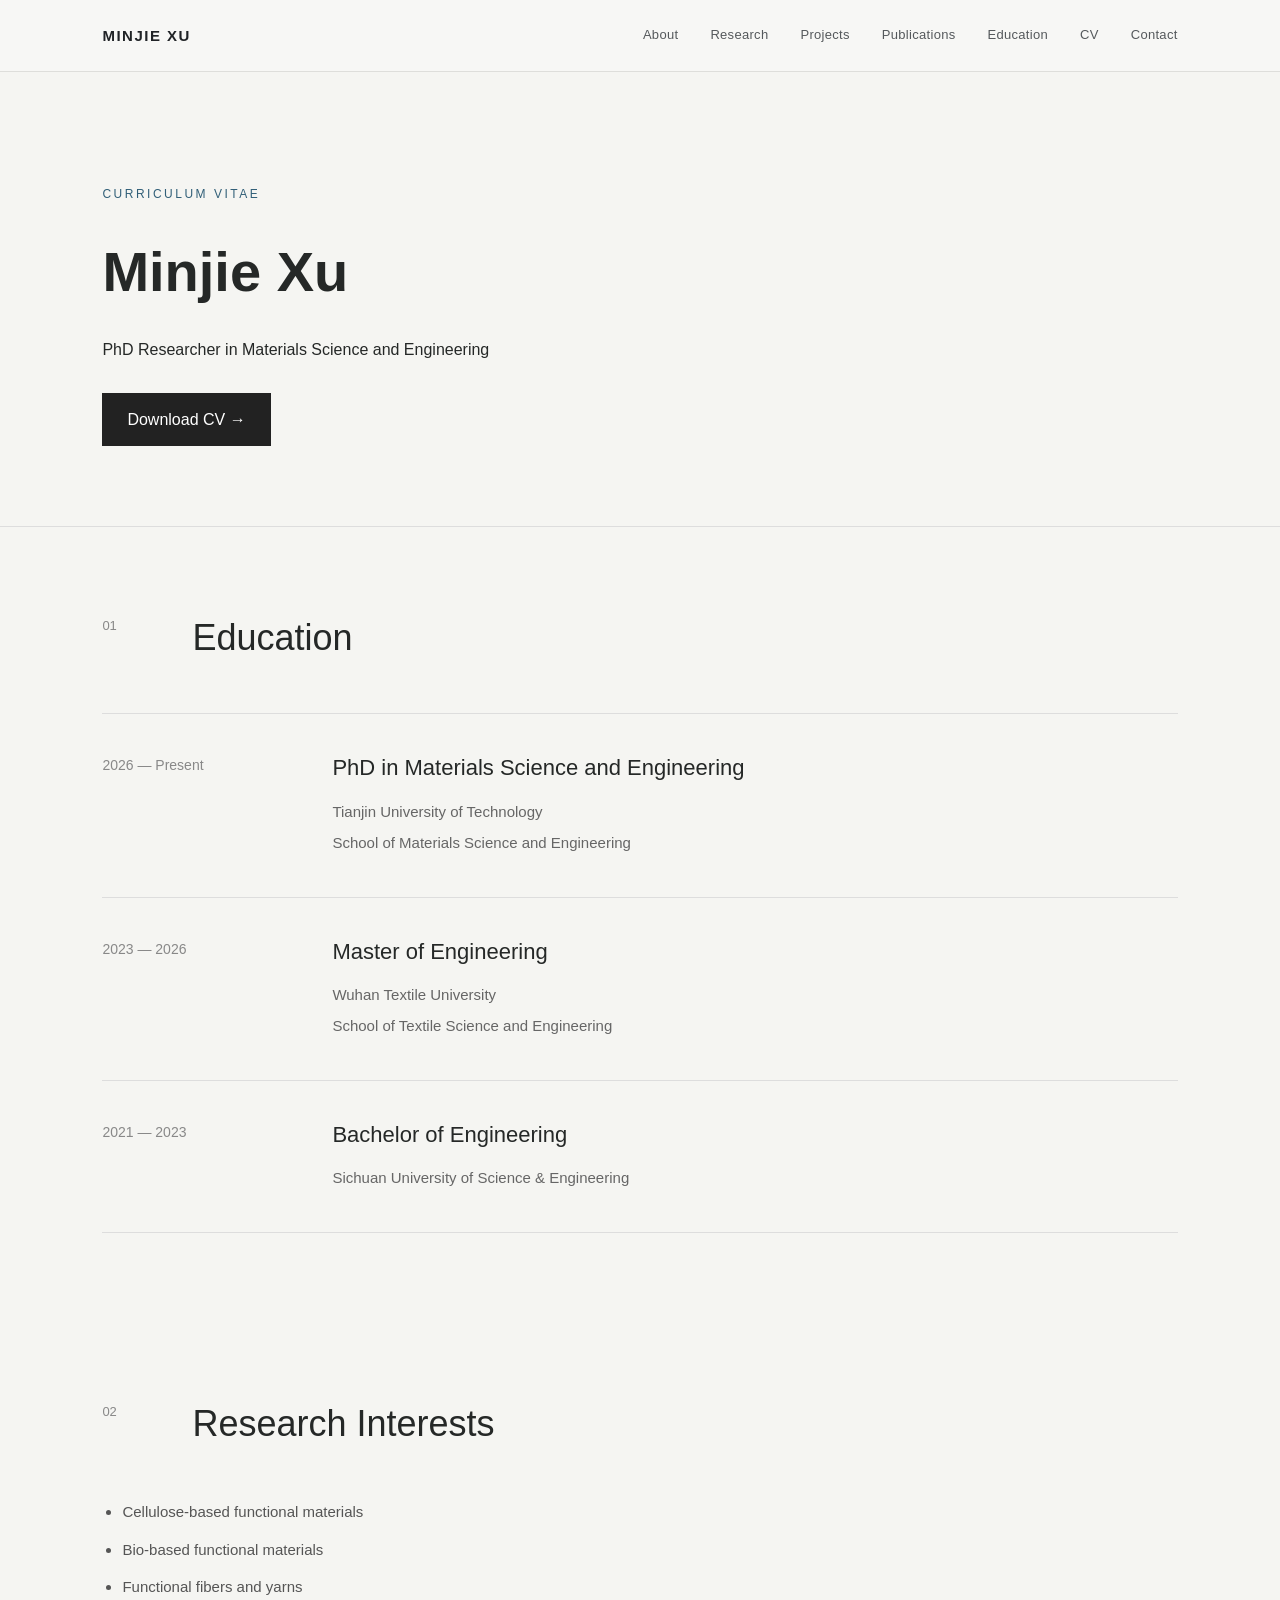
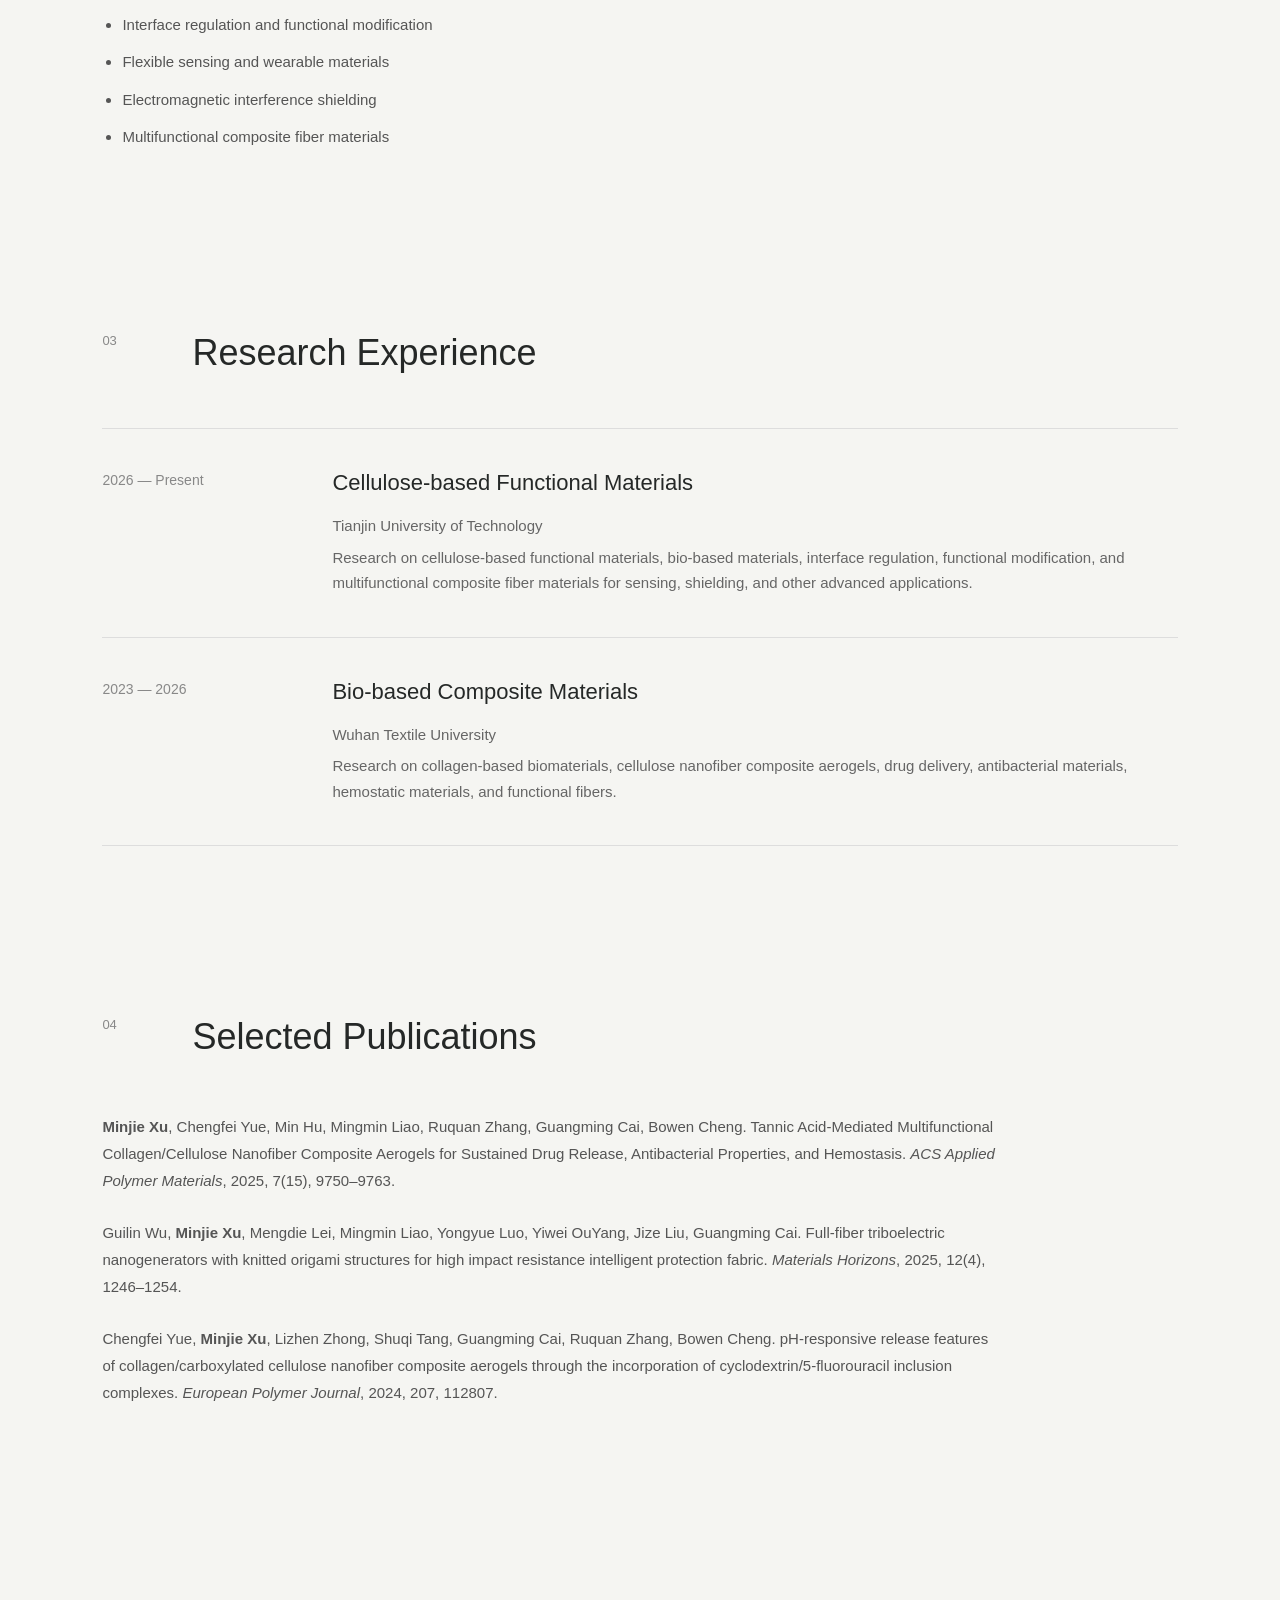
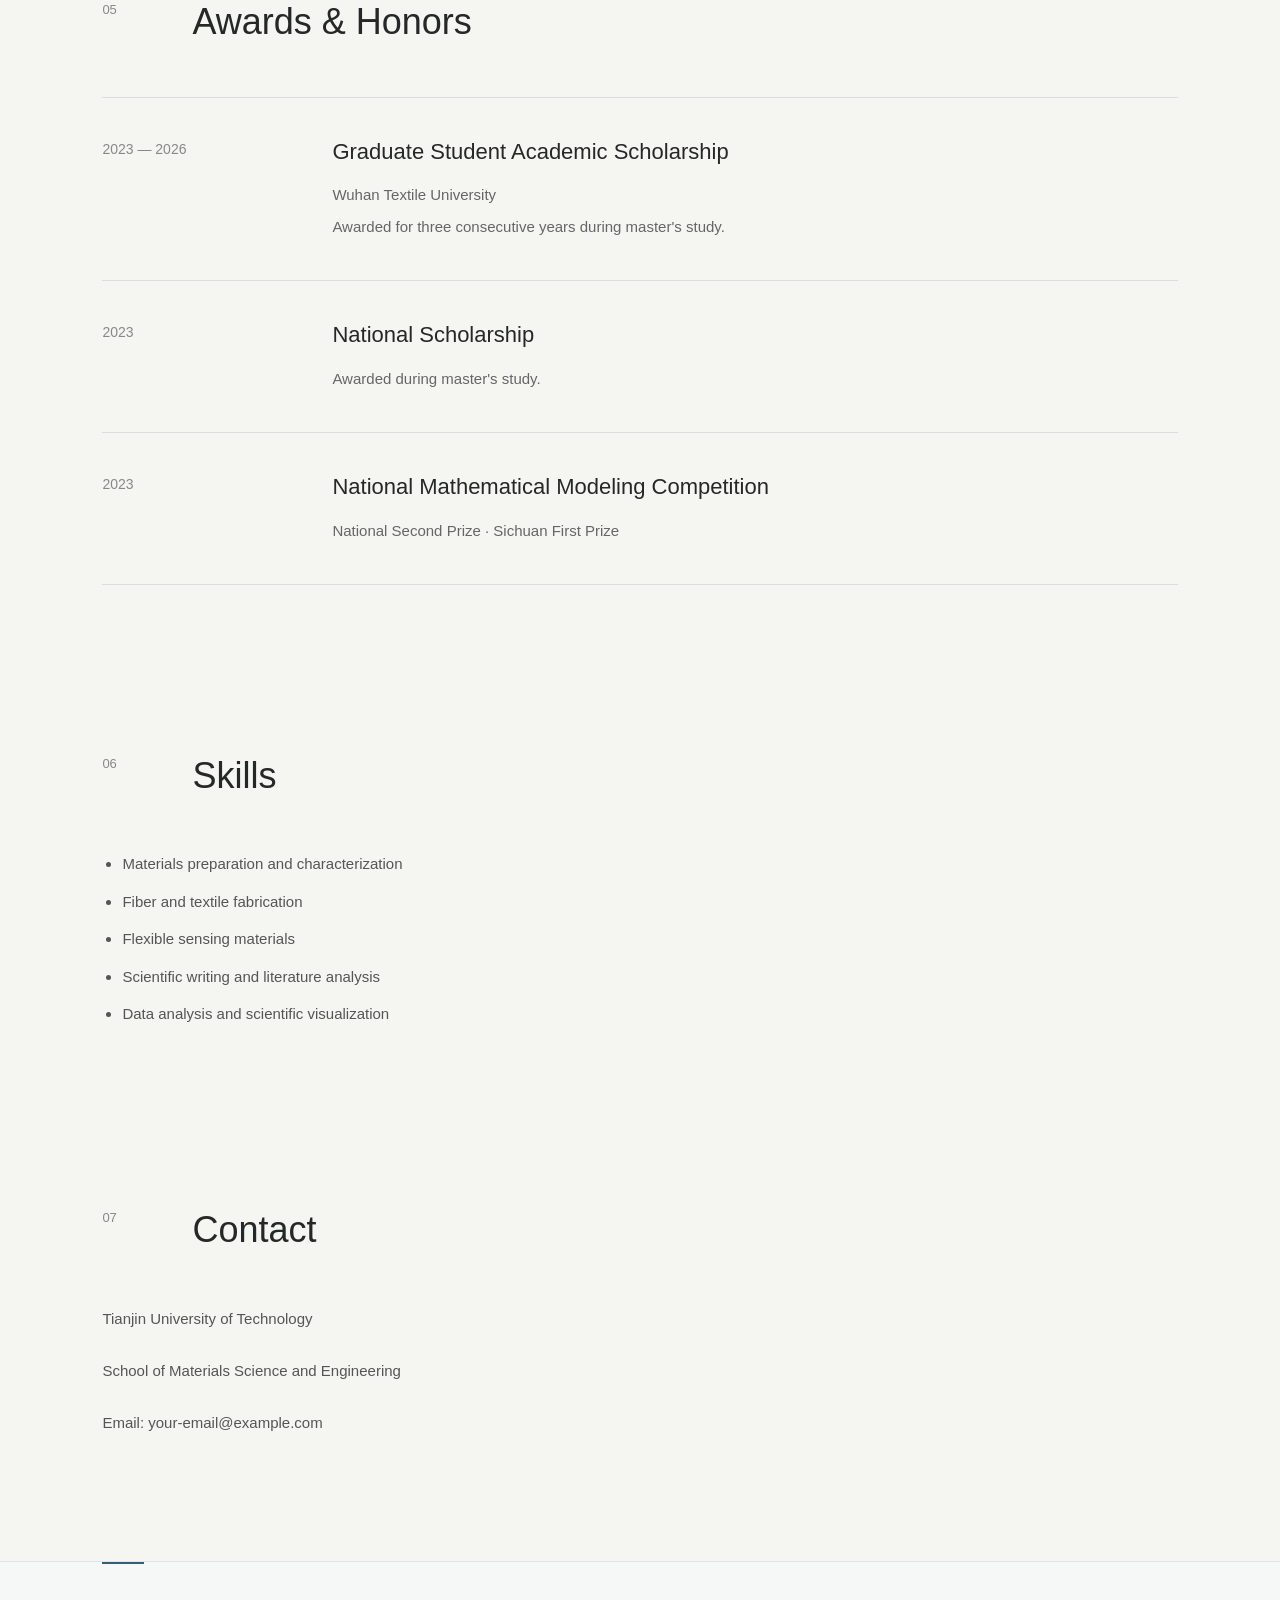
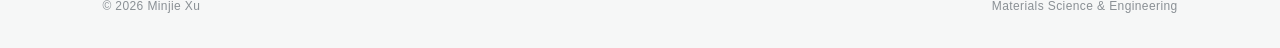
<file: cv.html>
<!DOCTYPE html>
<html lang="en">

<head>

    <meta charset="UTF-8">

    <title>CV | Minjie Xu</title>

    <meta name="description"
          content="Curriculum Vitae of Minjie Xu, PhD researcher in Materials Science and Engineering.">

    <link rel="stylesheet" href="style.css">

</head>


<body>

    <!-- Navigation -->

    <nav>

        <div class="logo">
            <a href="index.html">MINJIE XU</a>
        </div>

        <div class="nav-links">

            <a href="index.html#about">About</a>
            <a href="index.html#research">Research</a>
            <a href="index.html#projects">Projects</a>
            <a href="index.html#publications">Publications</a>
            <a href="index.html#education">Education</a>
            <a href="cv.html">CV</a>
            <a href="index.html#contact">Contact</a>

        </div>

        <button class="menu-toggle" id="menu-toggle">
            ☰
        </button>

    </nav>


    <!-- CV Header -->

    <section class="cv-header">

        <p class="hero-label">
            CURRICULUM VITAE
        </p>

        <h1>
            Minjie Xu
        </h1>

        <p>
            PhD Researcher in Materials Science and Engineering
        </p>

        <div class="cv-download">

            <a href="cv.pdf" target="_blank" class="button">
                Download CV →
            </a>

        </div>

    </section>


    <!-- Education -->

    <section class="cv-section">

        <div class="cv-section-title">
            <span>01</span>
            <h2>Education</h2>
        </div>

        <div class="cv-item">

            <div class="cv-year">
                2026 — Present
            </div>

            <div class="cv-content">

                <h3>
                    PhD in Materials Science and Engineering
                </h3>

                <p>
                    Tianjin University of Technology
                </p>

                <p>
                    School of Materials Science and Engineering
                </p>

            </div>

        </div>


        <div class="cv-item">

            <div class="cv-year">
                2023 — 2026
            </div>

            <div class="cv-content">

                <h3>
                    Master of Engineering
                </h3>

                <p>
                    Wuhan Textile University
                </p>

                <p>
                    School of Textile Science and Engineering
                </p>

            </div>

        </div>


        <div class="cv-item">

            <div class="cv-year">
                2021 — 2023
            </div>

            <div class="cv-content">

                <h3>
                    Bachelor of Engineering
                </h3>

                <p>
                    Sichuan University of Science & Engineering
                </p>

            </div>

        </div>

    </section>


    <!-- Research Interests -->

    <section class="cv-section">

        <div class="cv-section-title">
            <span>02</span>
            <h2>Research Interests</h2>
        </div>

        <div class="cv-content-wide">

            <ul>

                <li>Cellulose-based functional materials</li>

                <li>Bio-based functional materials</li>

                <li>Functional fibers and yarns</li>

                <li>Interface regulation and functional modification</li>

                <li>Flexible sensing and wearable materials</li>

                <li>Electromagnetic interference shielding</li>

                <li>Multifunctional composite fiber materials</li>

            </ul>

        </div>

    </section>



    <!-- Research Experience -->

    <section class="cv-section">

        <div class="cv-section-title">
            <span>03</span>
            <h2>Research Experience</h2>
        </div>

        <div class="cv-item">

            <div class="cv-year">
                2026 — Present
            </div>

            <div class="cv-content">

                <h3>
                    Cellulose-based Functional Materials
                </h3>

                <p>
                    Tianjin University of Technology
                </p>

                <p>
                    Research on cellulose-based functional materials,
                    bio-based materials, interface regulation,
                    functional modification, and multifunctional
                    composite fiber materials for sensing, shielding,
                    and other advanced applications.
                </p>

            </div>

        </div>


        <div class="cv-item">

            <div class="cv-year">
                2023 — 2026
            </div>

            <div class="cv-content">

                <h3>
                    Bio-based Composite Materials
                </h3>

                <p>
                    Wuhan Textile University
                </p>

                <p>
                    Research on collagen-based biomaterials,
                    cellulose nanofiber composite aerogels,
                    drug delivery, antibacterial materials,
                    hemostatic materials, and functional fibers.
                </p>

            </div>

        </div>

    </section>










    <!-- Publications -->

    <section class="cv-section">

        <div class="cv-section-title">
            <span>04</span>
            <h2>Selected Publications</h2>
        </div>

        <div class="cv-content-wide">

            <p>
                <strong>Minjie Xu</strong>, Chengfei Yue, Min Hu, Mingmin Liao,
                Ruquan Zhang, Guangming Cai, Bowen Cheng.
                Tannic Acid-Mediated Multifunctional Collagen/Cellulose
                Nanofiber Composite Aerogels for Sustained Drug Release,
                Antibacterial Properties, and Hemostasis.
                <em>ACS Applied Polymer Materials</em>, 2025,
                7(15), 9750–9763.
            </p>


            <p>
                Guilin Wu, <strong>Minjie Xu</strong>, Mengdie Lei,
                Mingmin Liao, Yongyue Luo, Yiwei OuYang, Jize Liu,
                Guangming Cai.
                Full-fiber triboelectric nanogenerators with knitted
                origami structures for high impact resistance intelligent
                protection fabric.
                <em>Materials Horizons</em>, 2025, 12(4), 1246–1254.
            </p>


            <p>
                Chengfei Yue, <strong>Minjie Xu</strong>, Lizhen Zhong,
                Shuqi Tang, Guangming Cai, Ruquan Zhang, Bowen Cheng.
                pH-responsive release features of collagen/carboxylated
                cellulose nanofiber composite aerogels through the
                incorporation of cyclodextrin/5-fluorouracil inclusion
                complexes.
                <em>European Polymer Journal</em>, 2024, 207, 112807.
            </p>

        </div>

    </section>


    <!-- Awards & Honors -->

    <section class="cv-section">

        <div class="cv-section-title">
            <span>05</span>
            <h2>Awards & Honors</h2>
        </div>

        <div class="cv-item">

            <div class="cv-year">
                2023 — 2026
            </div>

            <div class="cv-content">

                <h3>
                    Graduate Student Academic Scholarship
                </h3>

                <p>
                    Wuhan Textile University
                </p>

                <p>
                    Awarded for three consecutive years during
                    master's study.
                </p>

            </div>

        </div>


        <div class="cv-item">

            <div class="cv-year">
                2023
            </div>

            <div class="cv-content">

                <h3>
                    National Scholarship
                </h3>

                <p>
                    Awarded during master's study.
                </p>

            </div>

        </div>


        <div class="cv-item">

            <div class="cv-year">
                2023
            </div>

            <div class="cv-content">

                <h3>
                    National Mathematical Modeling Competition
                </h3>

                <p>
                    National Second Prize · Sichuan First Prize
                </p>

            </div>

        </div>

    </section>














    <!-- Skills -->

    <section class="cv-section">

        <div class="cv-section-title">
            <span>06</span>
            <h2>Skills</h2>
        </div>

        <div class="cv-content-wide">

            <ul>

                <li>Materials preparation and characterization</li>

                <li>Fiber and textile fabrication</li>

                <li>Flexible sensing materials</li>

                <li>Scientific writing and literature analysis</li>

                <li>Data analysis and scientific visualization</li>

            </ul>

        </div>

    </section>


    <!-- Contact -->

    <section class="cv-section">

        <div class="cv-section-title">
            <span>07</span>
            <h2>Contact</h2>
        </div>

        <div class="cv-content-wide">

            <p>
                Tianjin University of Technology
            </p>

            <p>
                School of Materials Science and Engineering
            </p>

            <p>
                Email: your-email@example.com
            </p>

        </div>

    </section>


    <!-- Footer -->

    <footer>

        <div class="footer-content">

            <p>
                © 2026 Minjie Xu
            </p>

            <p>
                Materials Science & Engineering
            </p>

        </div>

    </footer>


    <!-- Mobile Navigation -->

    <script>

        const menuToggle =
            document.getElementById("menu-toggle");

        const navLinks =
            document.querySelector(".nav-links");


        menuToggle.addEventListener("click", function () {

            navLinks.classList.toggle("active");

        });


        const navItems =
            navLinks.querySelectorAll("a");


        navItems.forEach(function (item) {

            item.addEventListener("click", function () {

                navLinks.classList.remove("active");

            });

        });

    </script>


</body>

</html>
</file>
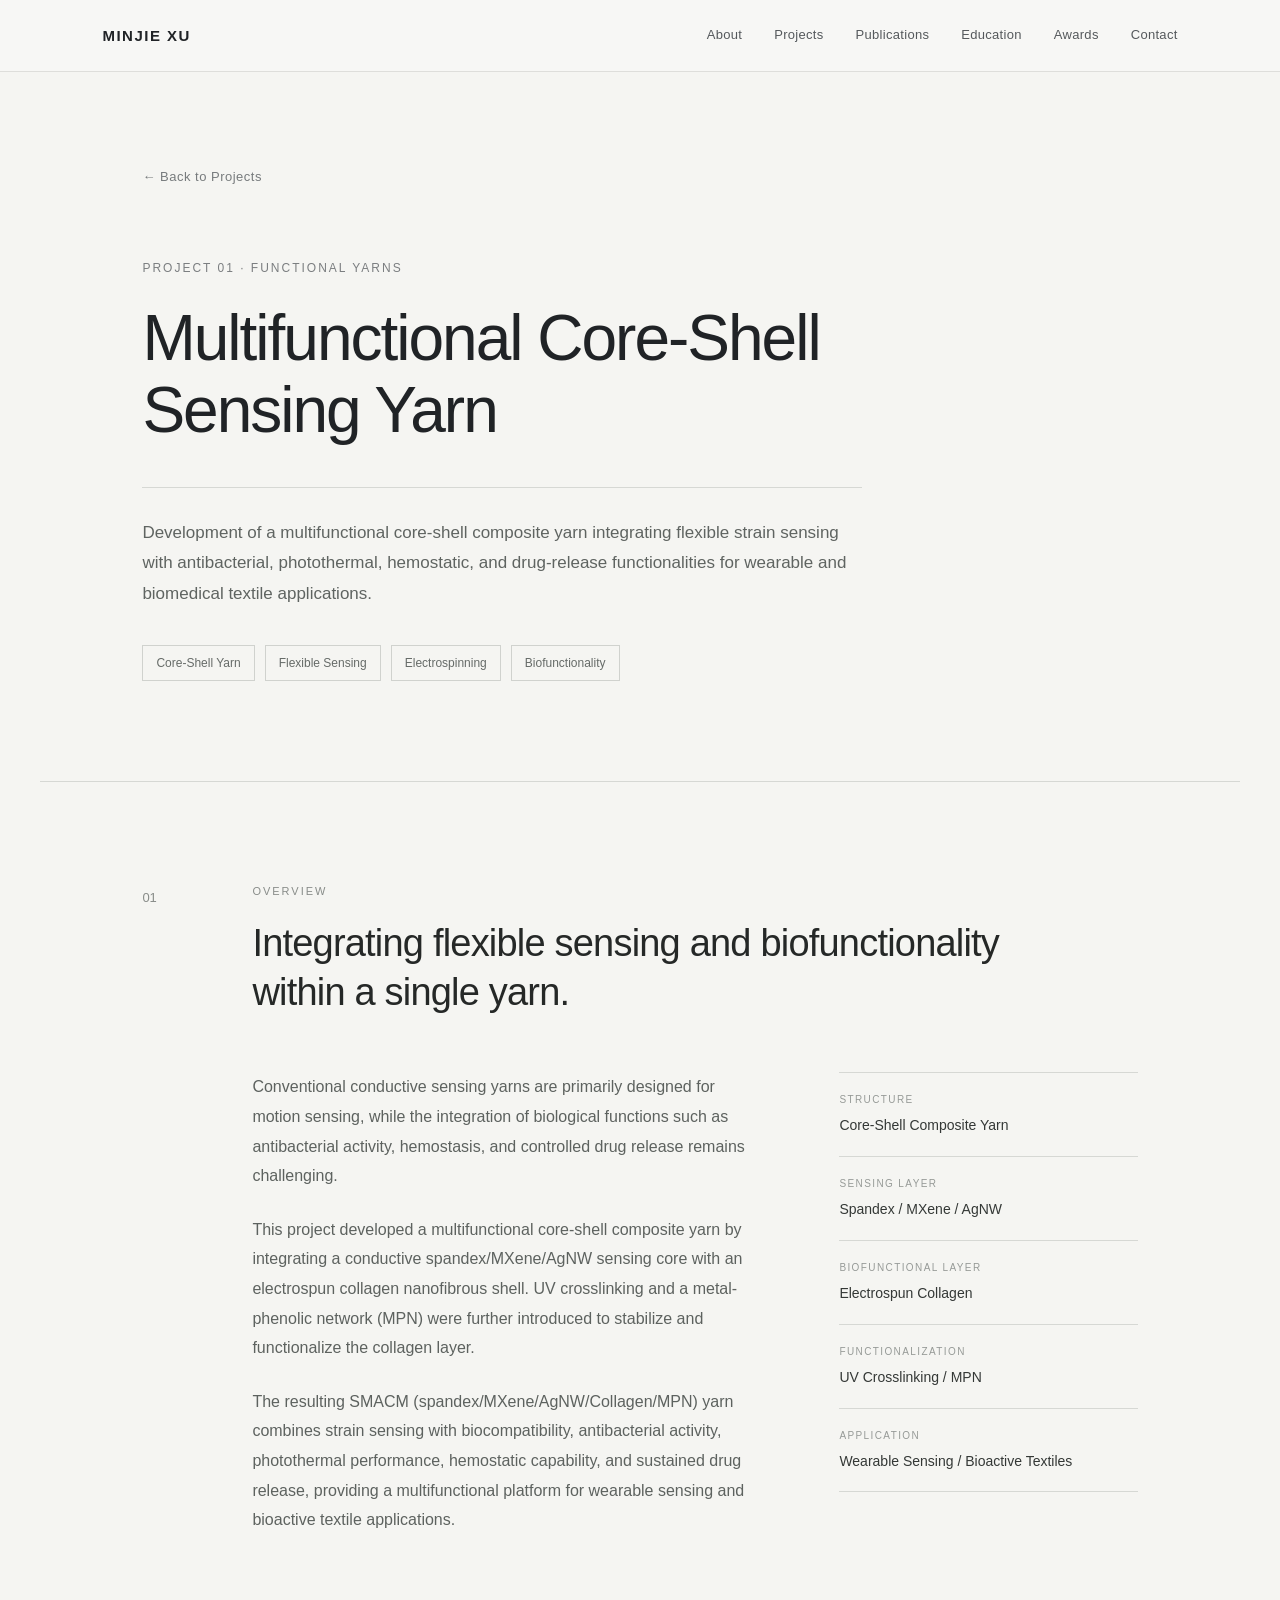
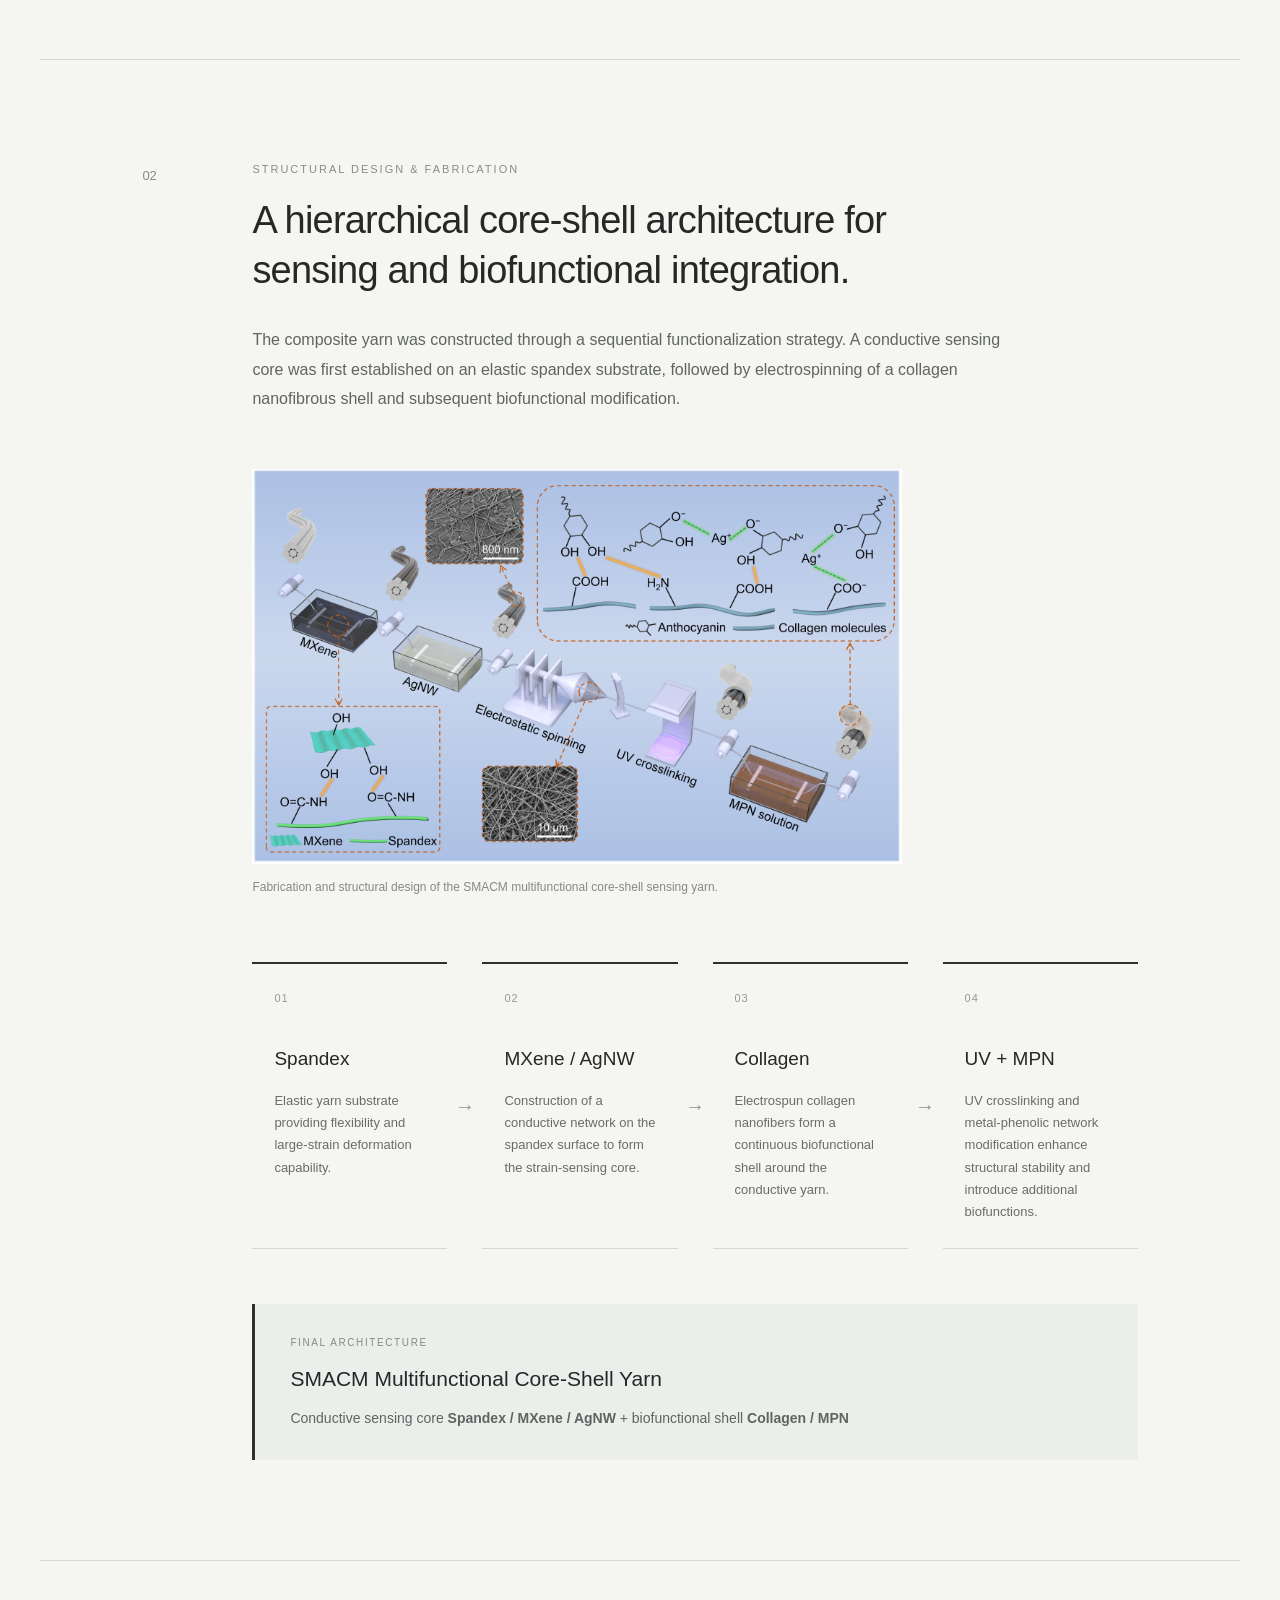
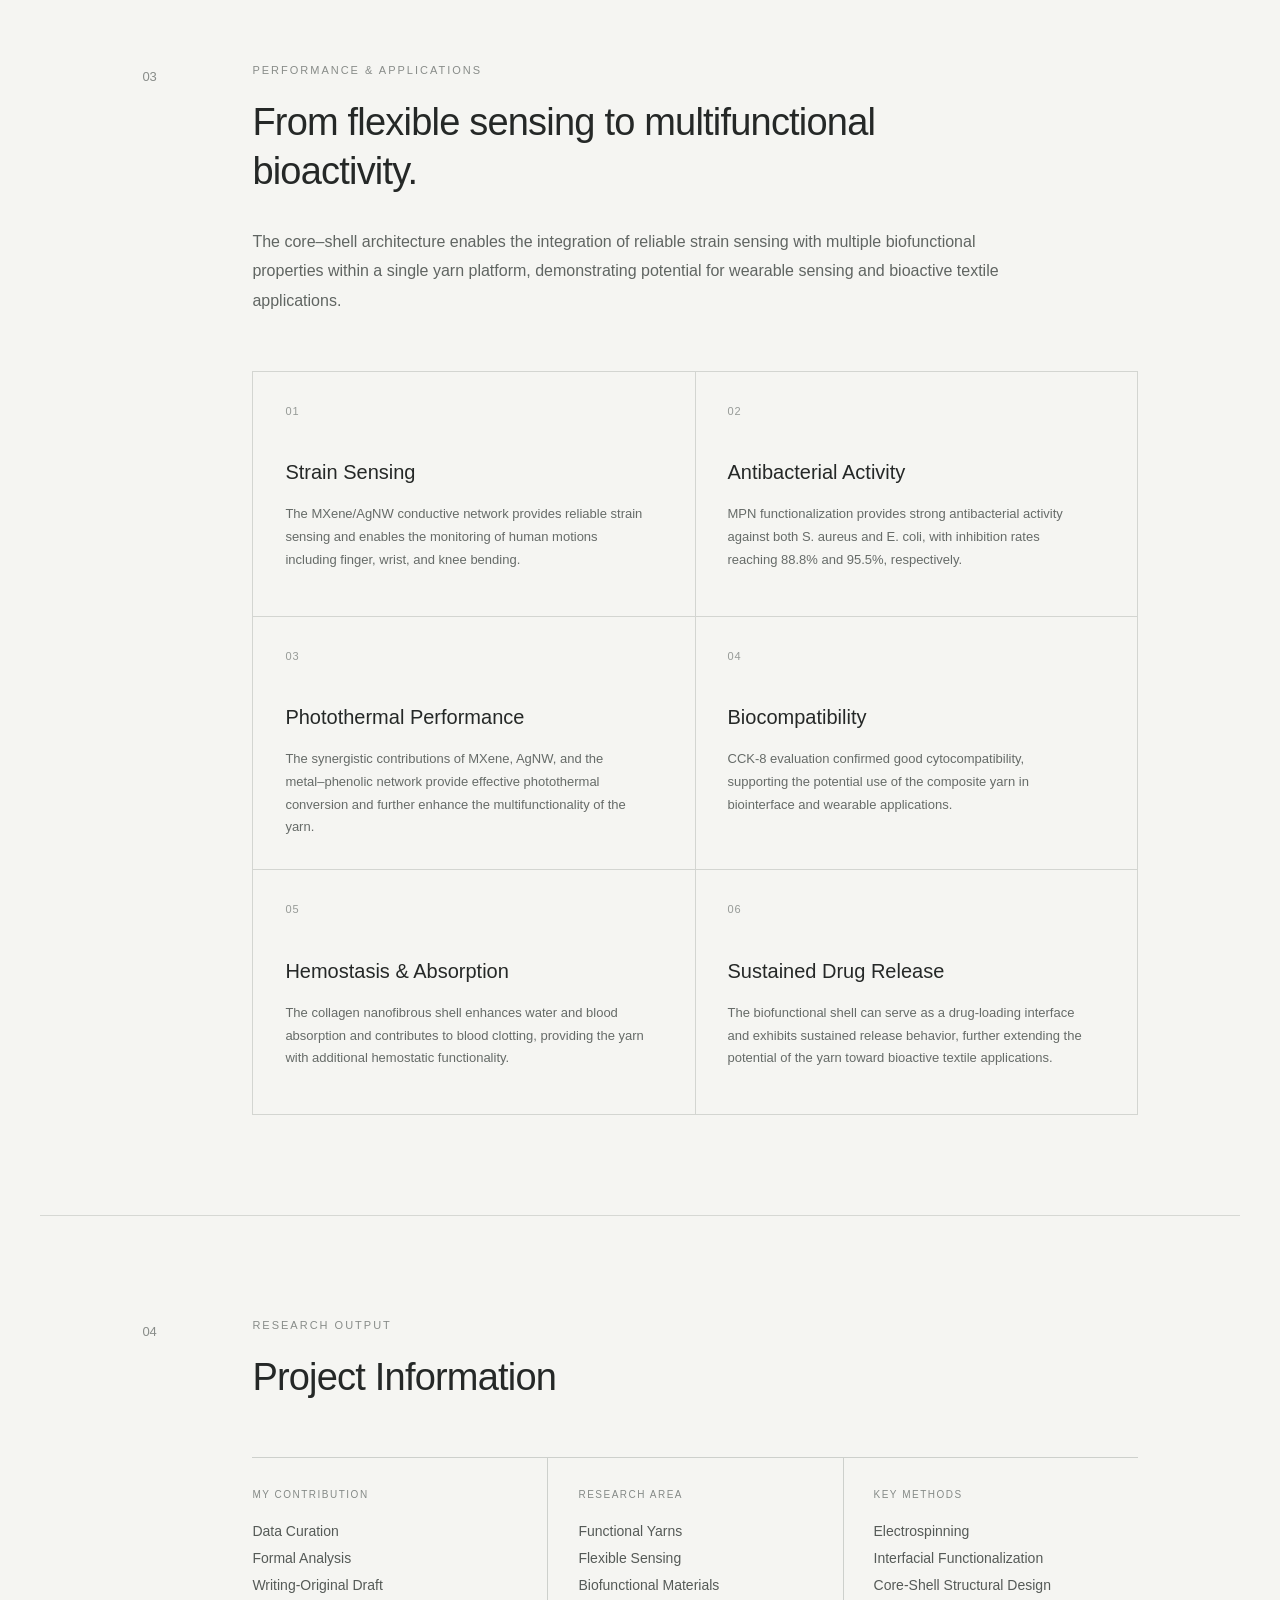
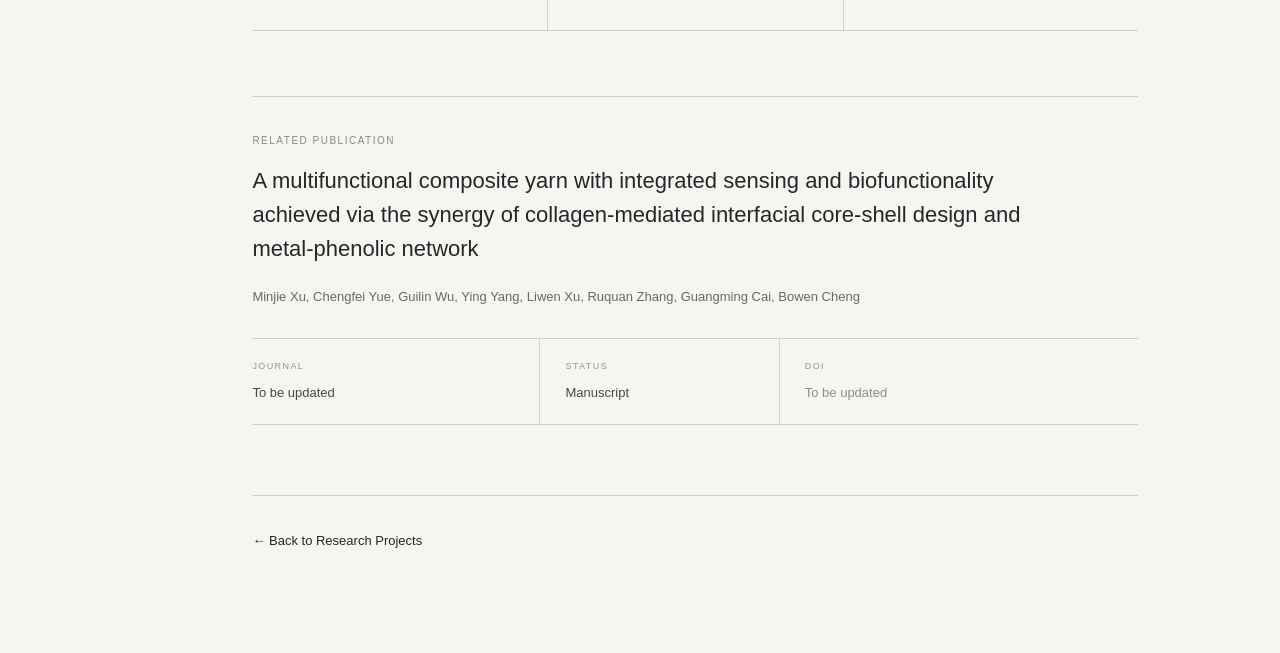
<file: project-collagen-yarn.html>
<!DOCTYPE html>
<html lang="en">

<head>
    <meta charset="UTF-8">
    <meta name="viewport" content="width=device-width, initial-scale=1.0">

    <title>Electrospun Collagen-Wrapped Functional Yarns | Minjie Xu</title>

    <meta
        name="description"
        content="Research project on electrospun collagen-wrapped functional yarns by Minjie Xu."
    >

    <link rel="stylesheet" href="style.css">
</head>


<body>

    <!-- Navigation -->
<nav>

    <div class="logo">
        <a href="index.html#home">MINJIE XU</a>
    </div>

    <div class="nav-links">
        <a href="index.html#about">About</a>
        <a href="index.html#projects">Projects</a>
        <a href="index.html#publications">Publications</a>
        <a href="index.html#education">Education</a>
        <a href="index.html#awards">Awards</a>
        <a href="index.html#contact">Contact</a>
    </div>

    <button class="menu-toggle" id="menu-toggle">
        ☰
    </button>

</nav>


    <!-- Project Header -->
    <main>

        <section class="project-hero">

            <a href="index.html#projects" class="back-link">
                ← Back to Projects
            </a>

            <p class="project-label">
                PROJECT 01 · FUNCTIONAL YARNS
            </p>

            <h1>
                Multifunctional Core-Shell<br>
                Sensing Yarn
            </h1>

           <p class="project-summary">
                Development of a multifunctional core-shell composite yarn
                integrating flexible strain sensing with antibacterial,
                photothermal, hemostatic, and drug-release functionalities
                for wearable and biomedical textile applications.
            </p>

            <div class="project-hero-tags">
                <span>Core-Shell Yarn</span>
                <span>Flexible Sensing</span>
                <span>Electrospinning</span>
                <span>Biofunctionality</span>
            </div>

        </section>

<section class="project-detail-section">

    <div class="project-section-number">
        01
    </div>

    <div class="project-section-content">

        <p class="project-section-label">OVERVIEW</p>

        <h2>
            Integrating flexible sensing and
            biofunctionality within a single yarn.
        </h2>

        <div class="project-overview-grid">

            <div class="project-overview-main">

                <p>
                    Conventional conductive sensing yarns are primarily
                    designed for motion sensing, while the integration of
                    biological functions such as antibacterial activity,
                    hemostasis, and controlled drug release remains challenging.
                </p>

                <p>
                    This project developed a multifunctional core-shell
                    composite yarn by integrating a conductive
                    spandex/MXene/AgNW sensing core with an electrospun
                    collagen nanofibrous shell. UV crosslinking and a
                    metal-phenolic network (MPN) were further introduced to
                    stabilize and functionalize the collagen layer.
                </p>

                <p>
                    The resulting SMACM (spandex/MXene/AgNW/Collagen/MPN) yarn combines strain sensing with
                    biocompatibility, antibacterial activity, photothermal
                    performance, hemostatic capability, and sustained drug
                    release, providing a multifunctional platform for wearable
                    sensing and bioactive textile applications.
                </p>

            </div>

            <div class="project-facts">

                <div class="project-fact">
                    <span>STRUCTURE</span>
                    <p>Core-Shell Composite Yarn</p>
                </div>

                <div class="project-fact">
                    <span>SENSING LAYER</span>
                    <p>Spandex / MXene / AgNW</p>
                </div>

                <div class="project-fact">
                    <span>BIOFUNCTIONAL LAYER</span>
                    <p>Electrospun Collagen</p>
                </div>

                <div class="project-fact">
                    <span>FUNCTIONALIZATION</span>
                    <p>UV Crosslinking / MPN</p>
                </div>

                <div class="project-fact">
                    <span>APPLICATION</span>
                    <p>Wearable Sensing / Bioactive Textiles</p>
                </div>

            </div>

        </div>

    </div>

</section>


<section class="project-detail-section">

    <div class="project-section-number">
        02
    </div>

    <div class="project-section-content">

        <p class="project-section-label">
            STRUCTURAL DESIGN & FABRICATION
        </p>

        <h2>
            A hierarchical core-shell architecture
            for sensing and biofunctional integration.
        </h2>

        <p class="project-section-intro">
            The composite yarn was constructed through a sequential
            functionalization strategy. A conductive sensing core was
            first established on an elastic spandex substrate, followed
            by electrospinning of a collagen nanofibrous shell and
            subsequent biofunctional modification.
        </p>

<div class="project-figure">

    <img
        src="images/project01-fabrication.png"
        alt="Schematic illustration of the fabrication process of the SMACM multifunctional core-shell yarn"
    >

    <p class="figure-caption">
        Fabrication and structural design of the SMACM
        multifunctional core-shell sensing yarn.
    </p>

</div>
        <div class="fabrication-flow">

            <div class="fabrication-step">

                <span class="step-number">01</span>

                <h3>Spandex</h3>

                <p>
                    Elastic yarn substrate providing flexibility
                    and large-strain deformation capability.
                </p>

            </div>


            <div class="flow-arrow">→</div>


            <div class="fabrication-step">

                <span class="step-number">02</span>

                <h3>MXene / AgNW</h3>

                <p>
                    Construction of a conductive network on the
                    spandex surface to form the strain-sensing core.
                </p>

            </div>


            <div class="flow-arrow">→</div>


            <div class="fabrication-step">

                <span class="step-number">03</span>

                <h3>Collagen</h3>

                <p>
                    Electrospun collagen nanofibers form a
                    continuous biofunctional shell around the
                    conductive yarn.
                </p>

            </div>


            <div class="flow-arrow">→</div>


            <div class="fabrication-step">

                <span class="step-number">04</span>

                <h3>UV + MPN</h3>

                <p>
                    UV crosslinking and metal-phenolic network
                    modification enhance structural stability and
                    introduce additional biofunctions.
                </p>

            </div>

        </div>


        <div class="structure-result">

            <span>FINAL ARCHITECTURE</span>

            <h3>SMACM Multifunctional Core-Shell Yarn</h3>

            <p>
                Conductive sensing core
                <strong>Spandex / MXene / AgNW</strong>
                +
                biofunctional shell
                <strong>Collagen / MPN</strong>
            </p>

        </div>

    </div>

</section>

<section class="project-detail-section">

    <div class="project-section-number">
        03
    </div>

    <div class="project-section-content">

        <p class="project-section-label">
            PERFORMANCE & APPLICATIONS
        </p>

        <h2>
            From flexible sensing to
            multifunctional bioactivity.
        </h2>

        <p class="project-section-intro">
            The core–shell architecture enables the integration of
            reliable strain sensing with multiple biofunctional
            properties within a single yarn platform, demonstrating
            potential for wearable sensing and bioactive textile applications.
        </p>


        <div class="function-grid">

            <div class="function-item">
                <span class="function-number">01</span>

                <h3>Strain Sensing</h3>

                <p>
                    The MXene/AgNW conductive network provides reliable
                    strain sensing and enables the monitoring of human
                    motions including finger, wrist, and knee bending.
                </p>
            </div>


            <div class="function-item">
                <span class="function-number">02</span>

                <h3>Antibacterial Activity</h3>

                <p>
                    MPN functionalization provides strong antibacterial
                    activity against both S. aureus and E. coli, with
                    inhibition rates reaching 88.8% and 95.5%,
                    respectively.
                </p>
            </div>


            <div class="function-item">
                <span class="function-number">03</span>

                <h3>Photothermal Performance</h3>

                <p>
                    The synergistic contributions of MXene, AgNW, and
                    the metal–phenolic network provide effective
                    photothermal conversion and further enhance the
                    multifunctionality of the yarn.
                </p>
            </div>


            <div class="function-item">
                <span class="function-number">04</span>

                <h3>Biocompatibility</h3>

                <p>
                    CCK-8 evaluation confirmed good cytocompatibility,
                    supporting the potential use of the composite yarn
                    in biointerface and wearable applications.
                </p>
            </div>


            <div class="function-item">
                <span class="function-number">05</span>

                <h3>Hemostasis & Absorption</h3>

                <p>
                    The collagen nanofibrous shell enhances water and
                    blood absorption and contributes to blood clotting,
                    providing the yarn with additional hemostatic
                    functionality.
                </p>
            </div>


            <div class="function-item">
                <span class="function-number">06</span>

                <h3>Sustained Drug Release</h3>

                <p>
                    The biofunctional shell can serve as a drug-loading
                    interface and exhibits sustained release behavior,
                    further extending the potential of the yarn toward
                    bioactive textile applications.
                </p>
            </div>

        </div>

    </div>

</section>

<section class="project-detail-section">

    <div class="project-section-number">
        04
    </div>

    <div class="project-section-content">

        <p class="project-section-label">
            RESEARCH OUTPUT
        </p>

        <h2>
            Project Information
        </h2>

        <div class="output-grid">

            <div class="output-item">
                <span>MY CONTRIBUTION</span>

                <p>
                    Data Curation<br>
                    Formal Analysis<br>
                    Writing-Original Draft
                </p>
            </div>


            <div class="output-item">
                <span>RESEARCH AREA</span>

                <p>
                    Functional Yarns<br>
                    Flexible Sensing<br>
                    Biofunctional Materials
                </p>
            </div>


            <div class="output-item">
                <span>KEY METHODS</span>

                <p>
                    Electrospinning<br>
                    Interfacial Functionalization<br>
                    Core-Shell Structural Design
                </p>
            </div>

        </div>


        <div class="project-publication">

            <span>RELATED PUBLICATION</span>

            <h3>
                A multifunctional composite yarn with integrated sensing
                and biofunctionality achieved via the synergy of
                collagen-mediated interfacial core-shell design and
                metal-phenolic network
            </h3>

            <p>
                Minjie Xu, Chengfei Yue, Guilin Wu, Ying Yang,
                Liwen Xu, Ruquan Zhang, Guangming Cai, Bowen Cheng
            </p>

<div class="publication-meta">

    <div class="publication-meta-item">
        <span>JOURNAL</span>
        <p>To be updated</p>
    </div>

    <div class="publication-meta-item">
        <span>STATUS</span>
        <p>Manuscript</p>
    </div>

    <div class="publication-meta-item">
        <span>DOI</span>
        <p>
            <a href="#" class="doi-placeholder">
                To be updated
            </a>
        </p>
    </div>

</div>

        </div>


        <div class="project-navigation">

            <a href="index.html#projects">
                ← Back to Research Projects
            </a>

        </div>

    </div>

</section>













    </main>


    <!-- Mobile Navigation -->
    <script>
        const menuToggle = document.getElementById("menu-toggle");
        const navLinks = document.querySelector(".nav-links");

        menuToggle.addEventListener("click", function () {
            navLinks.classList.toggle("active");
        });

        const navItems = navLinks.querySelectorAll("a");

        navItems.forEach(function (item) {
            item.addEventListener("click", function () {
                navLinks.classList.remove("active");
            });
        });
    </script>

</body>

</html>
</file>
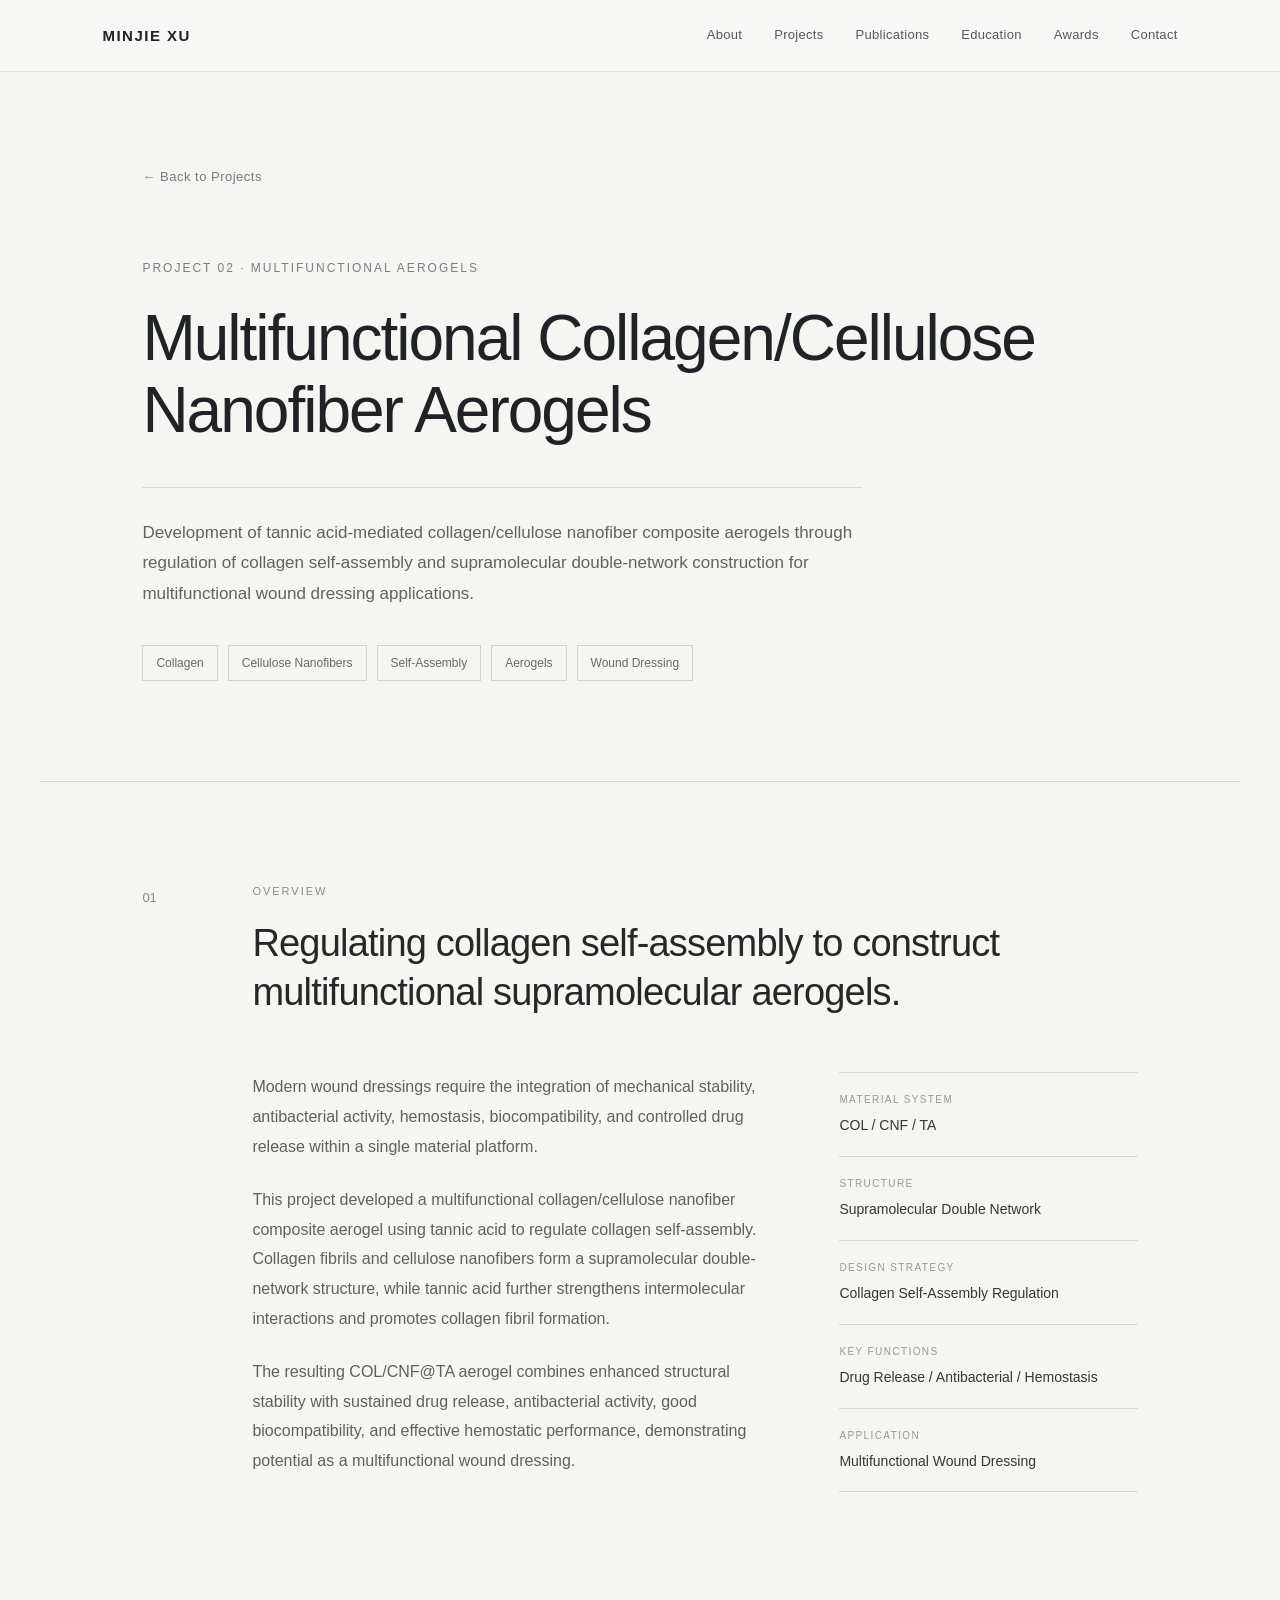
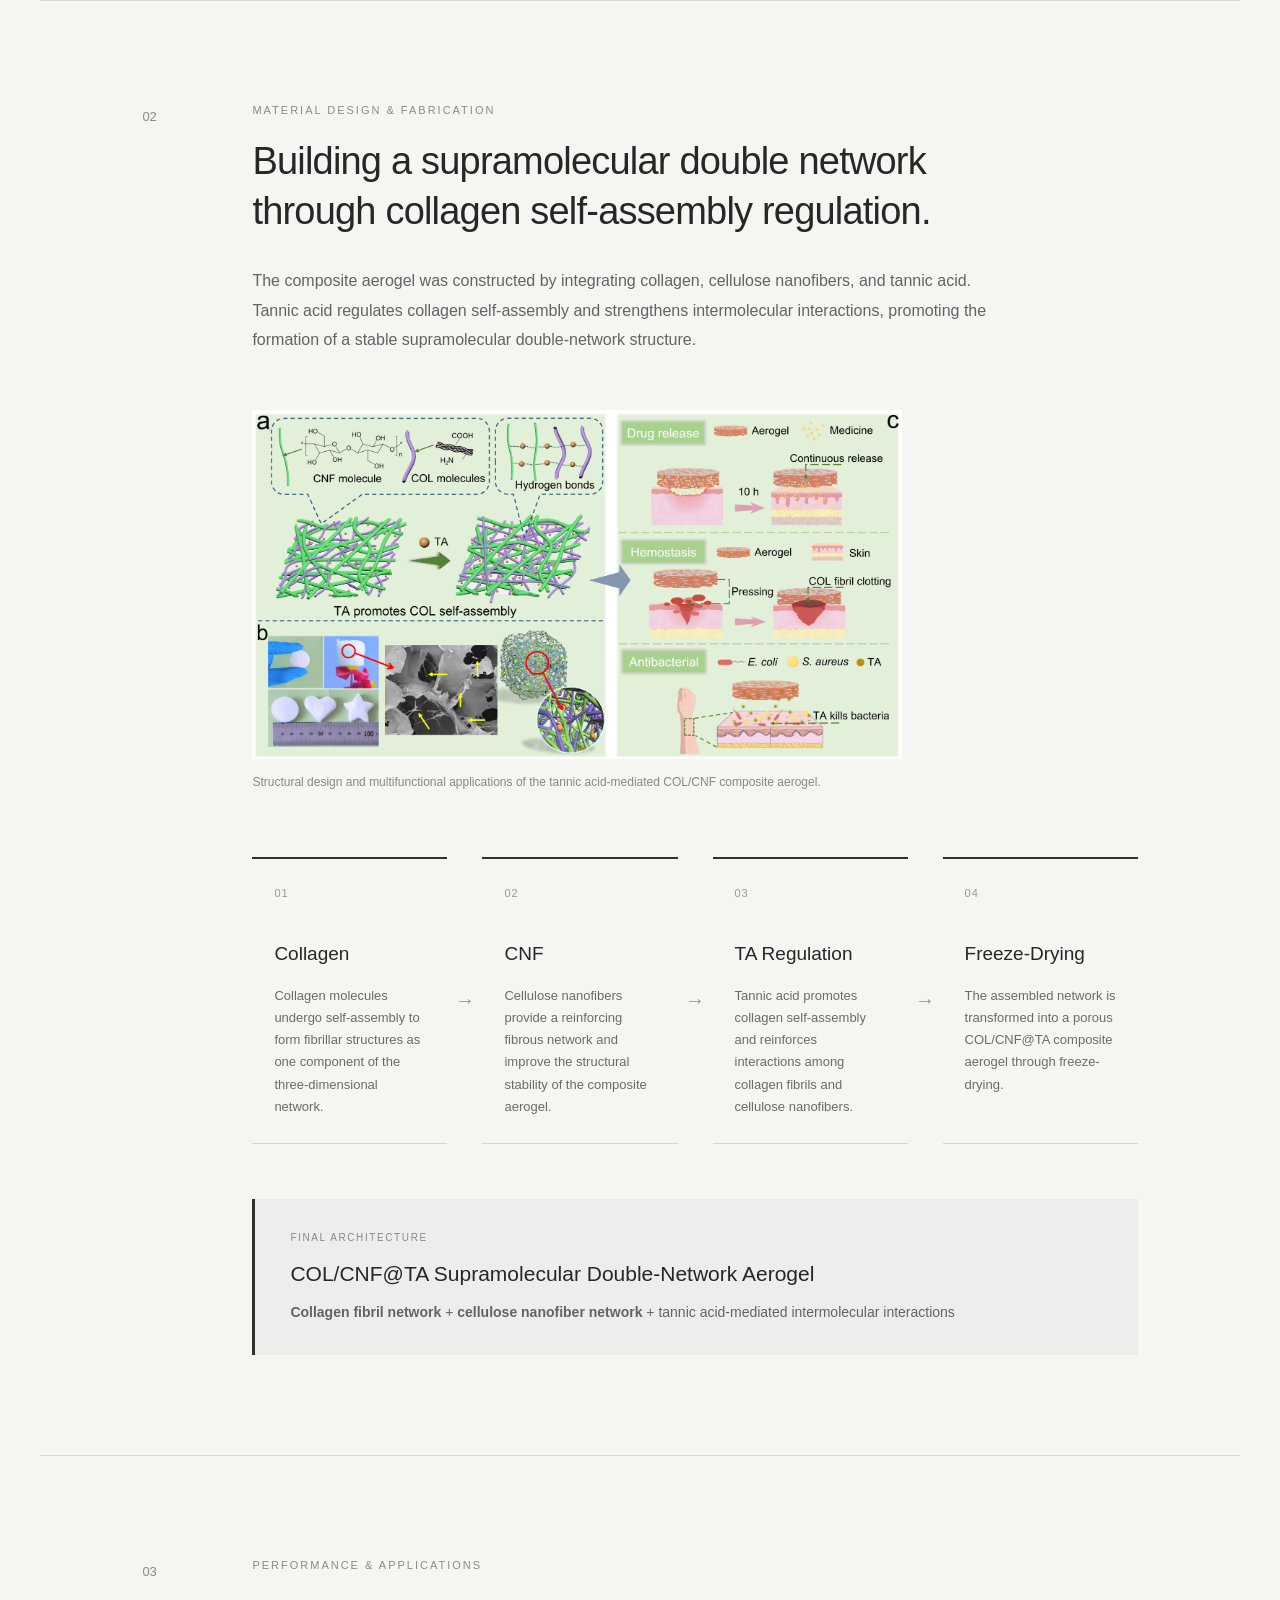
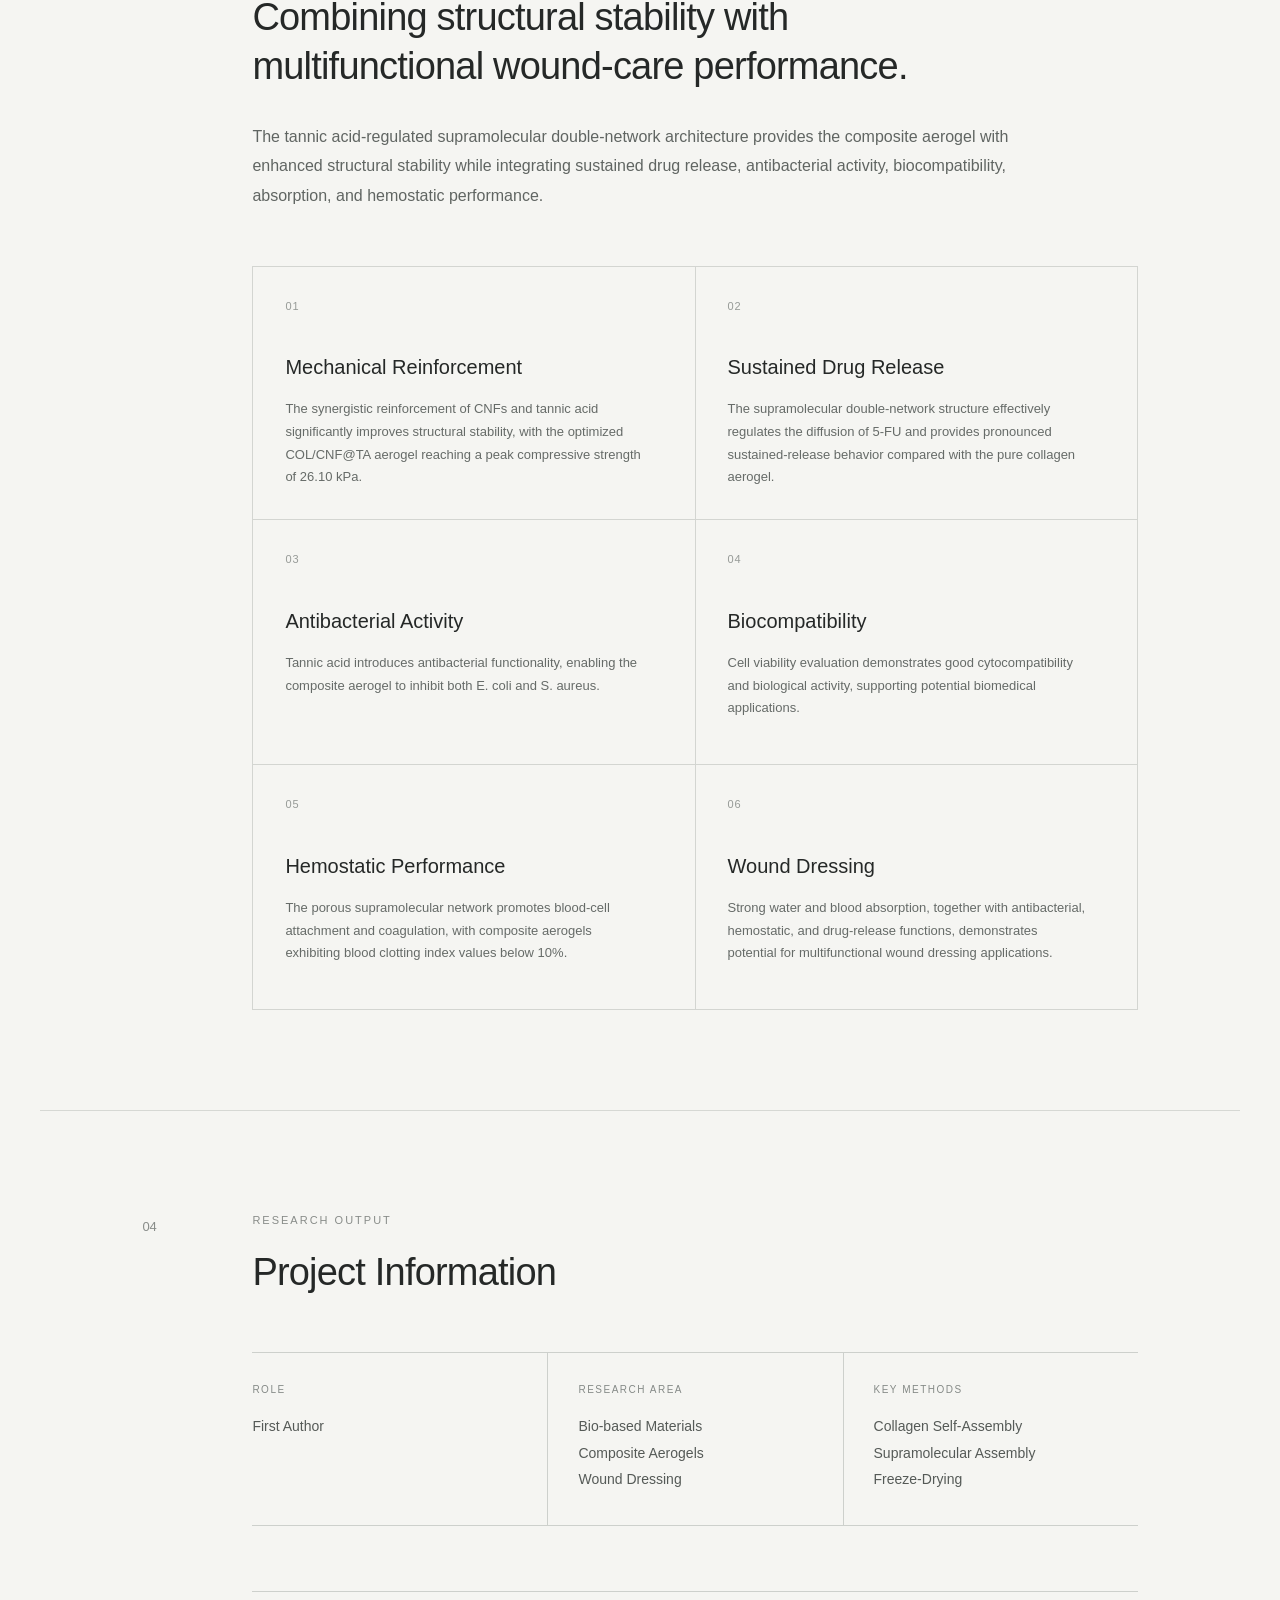
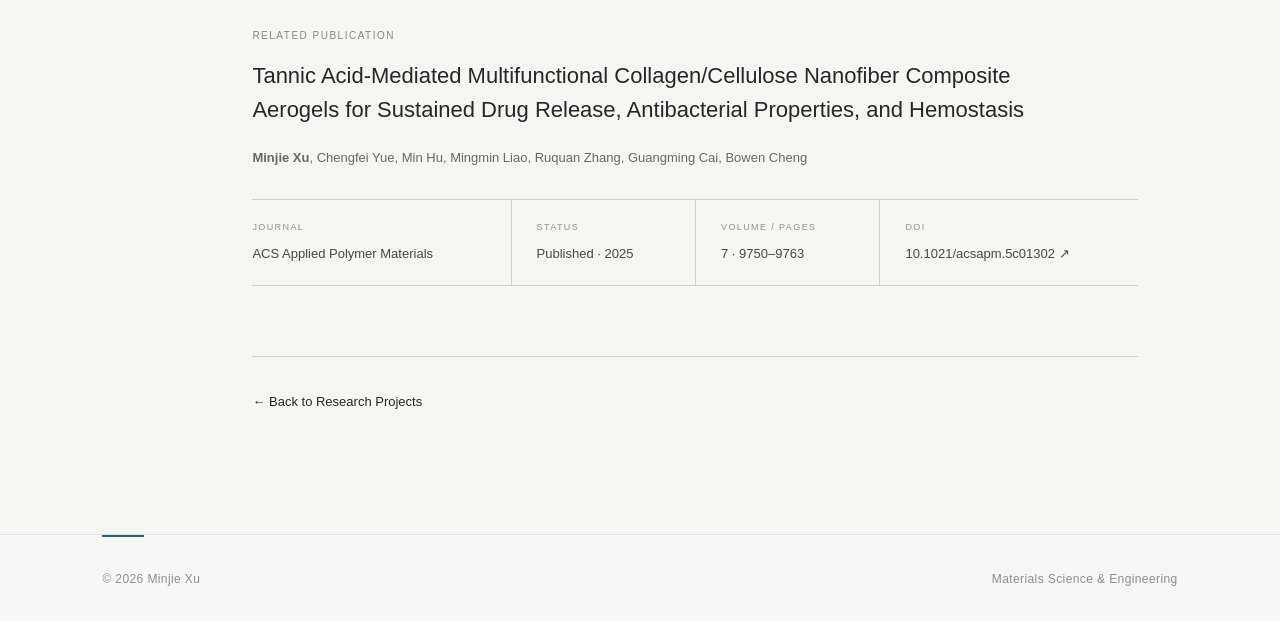
<file: project02.html>
<!DOCTYPE html>
<html lang="en">

<head>
    <meta charset="UTF-8">
    <meta name="viewport" content="width=device-width, initial-scale=1.0">

    <title>
        Multifunctional Collagen/Cellulose Nanofiber Aerogels | Minjie Xu
    </title>

    <meta name="description"
        content="Research project on tannic acid-mediated collagen/cellulose nanofiber composite aerogels for multifunctional wound dressing applications.">

    <link rel="stylesheet" href="style.css">
</head>


<body>

    <!-- Navigation -->
<nav>

    <div class="logo">
        <a href="index.html#home">MINJIE XU</a>
    </div>

    <div class="nav-links">
        <a href="index.html#about">About</a>
        <a href="index.html#projects">Projects</a>
        <a href="index.html#publications">Publications</a>
        <a href="index.html#education">Education</a>
        <a href="index.html#awards">Awards</a>
        <a href="index.html#contact">Contact</a>
    </div>

    <button class="menu-toggle" id="menu-toggle">
        ☰
    </button>

</nav>


    <main>

<!-- Project Header -->
<section class="project-hero">

    <a href="index.html#projects" class="back-link">
        ← Back to Projects
    </a>

    <p class="project-label">
        PROJECT 02 · MULTIFUNCTIONAL AEROGELS
    </p>

    <h1>
        Multifunctional Collagen/Cellulose<br>
        Nanofiber Aerogels
    </h1>

    <p class="project-summary">
        Development of tannic acid-mediated collagen/cellulose
        nanofiber composite aerogels through regulation of collagen
        self-assembly and supramolecular double-network construction
        for multifunctional wound dressing applications.
    </p>

    <div class="project-hero-tags">
        <span>Collagen</span>
        <span>Cellulose Nanofibers</span>
        <span>Self-Assembly</span>
        <span>Aerogels</span>
        <span>Wound Dressing</span>
    </div>

</section>


<!-- 01 Overview -->
<section class="project-detail-section">

    <div class="project-section-number">
        01
    </div>

    <div class="project-section-content">

        <p class="project-section-label">
            OVERVIEW
        </p>

        <h2>
            Regulating collagen self-assembly to construct
            multifunctional supramolecular aerogels.
        </h2>

        <div class="project-overview-grid">

            <div class="project-overview-main">

                <p>
                    Modern wound dressings require the integration of
                    mechanical stability, antibacterial activity,
                    hemostasis, biocompatibility, and controlled drug
                    release within a single material platform.
                </p>

                <p>
                    This project developed a multifunctional
                    collagen/cellulose nanofiber composite aerogel using
                    tannic acid to regulate collagen self-assembly.
                    Collagen fibrils and cellulose nanofibers form a
                    supramolecular double-network structure, while tannic
                    acid further strengthens intermolecular interactions
                    and promotes collagen fibril formation.
                </p>

                <p>
                    The resulting COL/CNF@TA aerogel combines enhanced
                    structural stability with sustained drug release,
                    antibacterial activity, good biocompatibility, and
                    effective hemostatic performance, demonstrating
                    potential as a multifunctional wound dressing.
                </p>

            </div>


            <div class="project-facts">

                <div class="project-fact">
                    <span>MATERIAL SYSTEM</span>
                    <p>COL / CNF / TA</p>
                </div>

                <div class="project-fact">
                    <span>STRUCTURE</span>
                    <p>Supramolecular Double Network</p>
                </div>

                <div class="project-fact">
                    <span>DESIGN STRATEGY</span>
                    <p>Collagen Self-Assembly Regulation</p>
                </div>

                <div class="project-fact">
                    <span>KEY FUNCTIONS</span>
                    <p>Drug Release / Antibacterial / Hemostasis</p>
                </div>

                <div class="project-fact">
                    <span>APPLICATION</span>
                    <p>Multifunctional Wound Dressing</p>
                </div>

            </div>

        </div>

    </div>

</section>

<!-- 02 Material Design & Fabrication -->
<section class="project-detail-section">

    <div class="project-section-number">
        02
    </div>

    <div class="project-section-content">

        <p class="project-section-label">
            MATERIAL DESIGN & FABRICATION
        </p>

        <h2>
            Building a supramolecular double network
            through collagen self-assembly regulation.
        </h2>

        <p class="project-section-intro">
            The composite aerogel was constructed by integrating
            collagen, cellulose nanofibers, and tannic acid.
            Tannic acid regulates collagen self-assembly and strengthens
            intermolecular interactions, promoting the formation of a
            stable supramolecular double-network structure.
        </p>

<div class="project-figure project02-figure">

    <img
        src="images/project02-design.png"
        alt="Schematic illustration of the structural design and multifunctional applications of the COL/CNF@TA composite aerogel"
    >

    <p class="figure-caption">
        Structural design and multifunctional applications of the
        tannic acid-mediated COL/CNF composite aerogel.
    </p>

</div>
        <div class="fabrication-flow">

            <div class="fabrication-step">

                <span class="step-number">01</span>

                <h3>Collagen</h3>

                <p>
                    Collagen molecules undergo self-assembly to form
                    fibrillar structures as one component of the
                    three-dimensional network.
                </p>

            </div>


            <div class="flow-arrow">→</div>


            <div class="fabrication-step">

                <span class="step-number">02</span>

                <h3>CNF</h3>

                <p>
                    Cellulose nanofibers provide a reinforcing fibrous
                    network and improve the structural stability of
                    the composite aerogel.
                </p>

            </div>


            <div class="flow-arrow">→</div>


            <div class="fabrication-step">

                <span class="step-number">03</span>

                <h3>TA Regulation</h3>

                <p>
                    Tannic acid promotes collagen self-assembly and
                    reinforces interactions among collagen fibrils
                    and cellulose nanofibers.
                </p>

            </div>


            <div class="flow-arrow">→</div>


            <div class="fabrication-step">

                <span class="step-number">04</span>

                <h3>Freeze-Drying</h3>

                <p>
                    The assembled network is transformed into a porous
                    COL/CNF@TA composite aerogel through
                    freeze-drying.
                </p>

            </div>

        </div>


        <div class="structure-result">

            <span>FINAL ARCHITECTURE</span>

            <h3>COL/CNF@TA Supramolecular Double-Network Aerogel</h3>

            <p>
                <strong>Collagen fibril network</strong>
                +
                <strong>cellulose nanofiber network</strong>
                +
                tannic acid-mediated intermolecular interactions
            </p>

        </div>

    </div>

</section>


<!-- 03 Performance & Applications -->
<section class="project-detail-section">

    <div class="project-section-number">
        03
    </div>

    <div class="project-section-content">

        <p class="project-section-label">
            PERFORMANCE & APPLICATIONS
        </p>

        <h2>
            Combining structural stability with
            multifunctional wound-care performance.
        </h2>

        <p class="project-section-intro">
            The tannic acid-regulated supramolecular double-network
            architecture provides the composite aerogel with enhanced
            structural stability while integrating sustained drug release,
            antibacterial activity, biocompatibility, absorption, and
            hemostatic performance.
        </p>


        <div class="function-grid">

            <!-- 01 -->
            <div class="function-item">

                <span class="function-number">01</span>

                <h3>Mechanical Reinforcement</h3>

                <p>
                    The synergistic reinforcement of CNFs and tannic acid
                    significantly improves structural stability, with the
                    optimized COL/CNF@TA aerogel reaching a peak
                    compressive strength of 26.10 kPa.
                </p>

            </div>


            <!-- 02 -->
            <div class="function-item">

                <span class="function-number">02</span>

                <h3>Sustained Drug Release</h3>

                <p>
                    The supramolecular double-network structure effectively
                    regulates the diffusion of 5-FU and provides pronounced
                    sustained-release behavior compared with the pure
                    collagen aerogel.
                </p>

            </div>


            <!-- 03 -->
            <div class="function-item">

                <span class="function-number">03</span>

                <h3>Antibacterial Activity</h3>

                <p>
                    Tannic acid introduces antibacterial functionality,
                    enabling the composite aerogel to inhibit both
                    E. coli and S. aureus.
                </p>

            </div>


            <!-- 04 -->
            <div class="function-item">

                <span class="function-number">04</span>

                <h3>Biocompatibility</h3>

                <p>
                    Cell viability evaluation demonstrates good
                    cytocompatibility and biological activity,
                    supporting potential biomedical applications.
                </p>

            </div>


            <!-- 05 -->
            <div class="function-item">

                <span class="function-number">05</span>

                <h3>Hemostatic Performance</h3>

                <p>
                    The porous supramolecular network promotes blood-cell
                    attachment and coagulation, with composite aerogels
                    exhibiting blood clotting index values below 10%.
                </p>

            </div>


            <!-- 06 -->
            <div class="function-item">

                <span class="function-number">06</span>

                <h3>Wound Dressing</h3>

                <p>
                    Strong water and blood absorption, together with
                    antibacterial, hemostatic, and drug-release functions,
                    demonstrates potential for multifunctional wound
                    dressing applications.
                </p>

            </div>

        </div>

    </div>

</section>


<!-- 04 Research Output -->
<section class="project-detail-section">

    <div class="project-section-number">
        04
    </div>

    <div class="project-section-content">

        <p class="project-section-label">
            RESEARCH OUTPUT
        </p>

        <h2>
            Project Information
        </h2>


        <div class="output-grid">

            <div class="output-item">
                <span>ROLE</span>

                <p>
                    First Author
                </p>
            </div>


            <div class="output-item">
                <span>RESEARCH AREA</span>

                <p>
                    Bio-based Materials<br>
                    Composite Aerogels<br>
                    Wound Dressing
                </p>
            </div>


            <div class="output-item">
                <span>KEY METHODS</span>

                <p>
                    Collagen Self-Assembly<br>
                    Supramolecular Assembly<br>
                    Freeze-Drying
                </p>
            </div>

        </div>


        <!-- Related Publication -->
        <div class="project-publication">

            <span>RELATED PUBLICATION</span>

            <h3>
                Tannic Acid-Mediated Multifunctional
                Collagen/Cellulose Nanofiber Composite Aerogels
                for Sustained Drug Release, Antibacterial Properties,
                and Hemostasis
            </h3>

            <p>
                <strong>Minjie Xu</strong>, Chengfei Yue,
                Min Hu, Mingmin Liao, Ruquan Zhang,
                Guangming Cai, Bowen Cheng
            </p>


           <div class="publication-meta publication-meta-four">

                <div class="publication-meta-item">
                    <span>JOURNAL</span>
                    <p>ACS Applied Polymer Materials</p>
                </div>

                <div class="publication-meta-item">
                    <span>STATUS</span>
                    <p>Published · 2025</p>
                </div>

                <div class="publication-meta-item">
                    <span>VOLUME / PAGES</span>
                    <p>7 · 9750–9763</p>
                </div>

                <div class="publication-meta-item">
                    <span>DOI</span>

                    <p>
                        <a
                            href="https://doi.org/10.1021/acsapm.5c01302"
                            target="_blank"
                            rel="noopener noreferrer"
                        >
                            10.1021/acsapm.5c01302 ↗
                        </a>
                    </p>
                </div>

            </div>

        </div>


        <!-- Back -->
        <div class="project-navigation">

            <a href="index.html#projects">
                ← Back to Research Projects
            </a>

        </div>

    </div>

</section>


    </main>


    <!-- Footer -->
    <footer>

        <div class="footer-content">
            <p>© 2026 Minjie Xu</p>
            <p>Materials Science & Engineering</p>
        </div>

    </footer>


    <script>
        const menuToggle = document.getElementById("menu-toggle");
        const navLinks = document.querySelector(".nav-links");

        menuToggle.addEventListener("click", function () {
            navLinks.classList.toggle("active");
        });

        const navItems = navLinks.querySelectorAll("a");

        navItems.forEach(function (item) {
            item.addEventListener("click", function () {
                navLinks.classList.remove("active");
            });
        });
    </script>

</body>

</html>
</file>
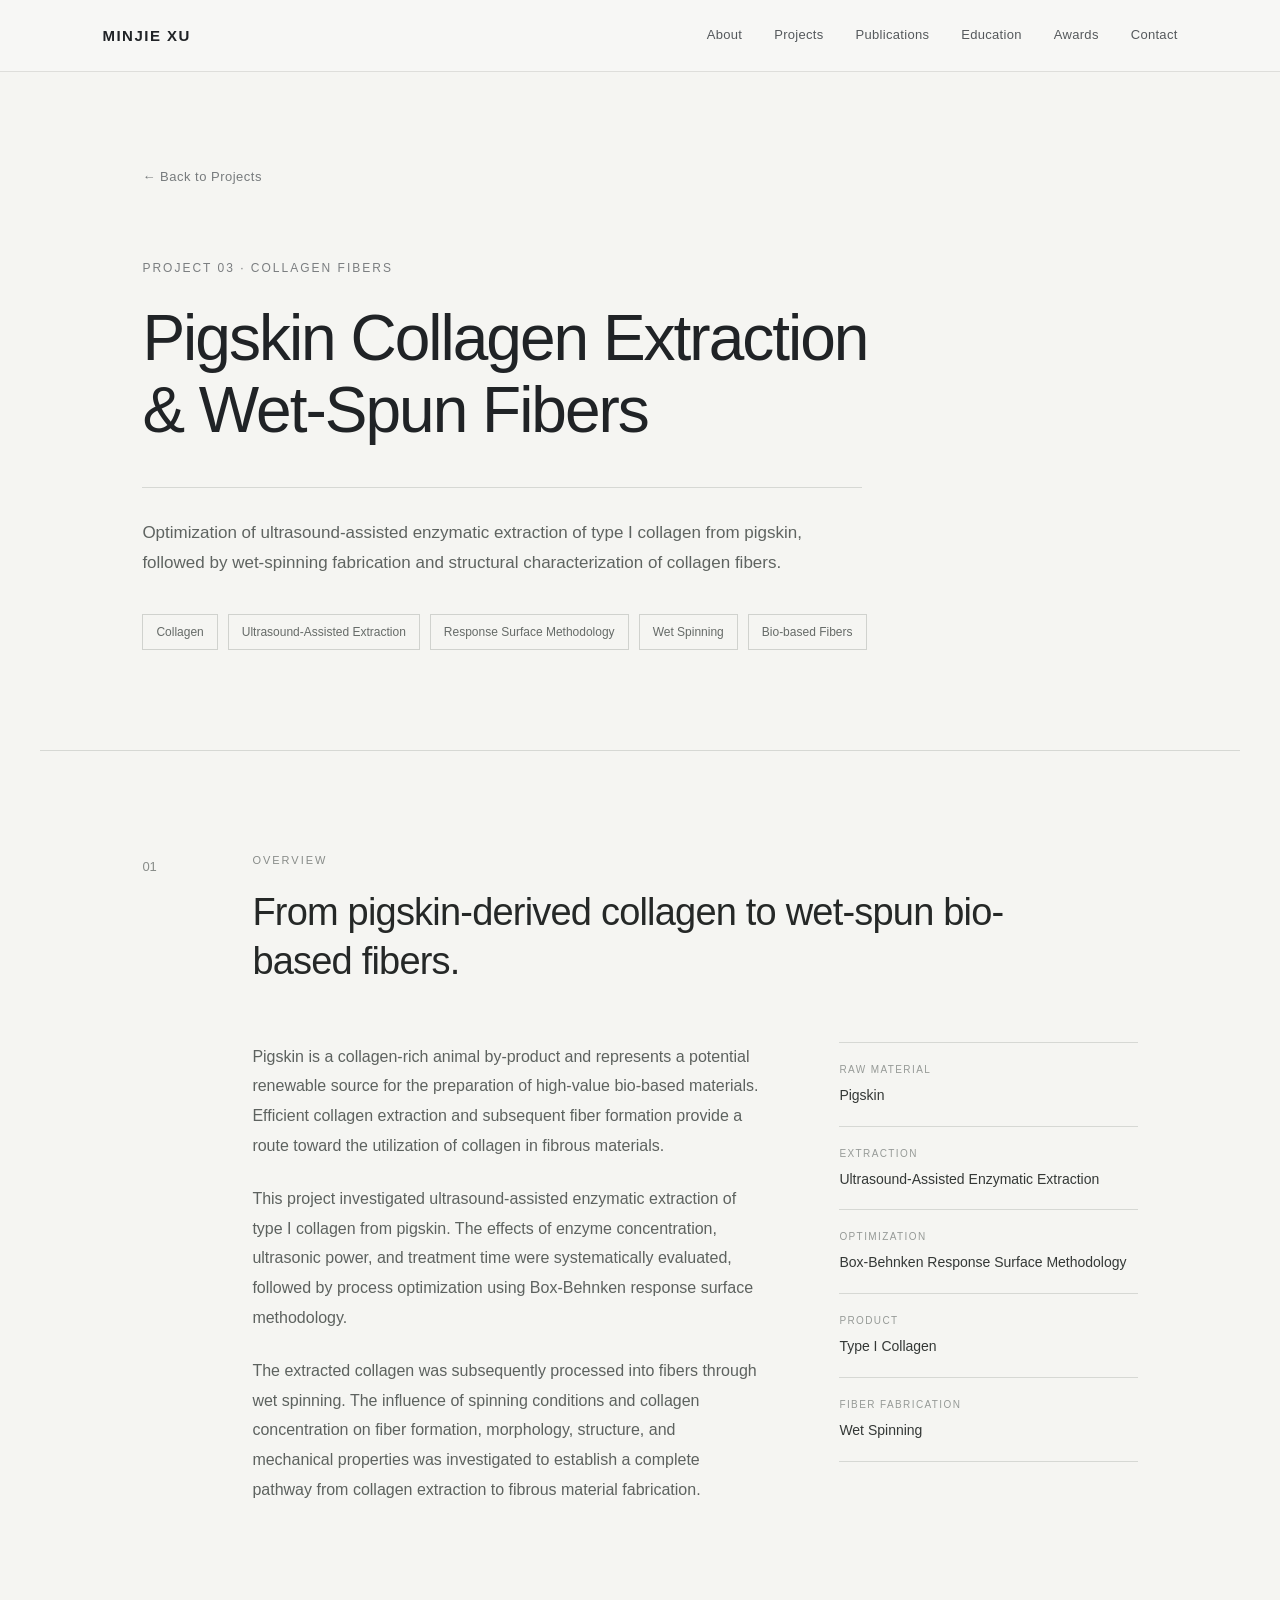
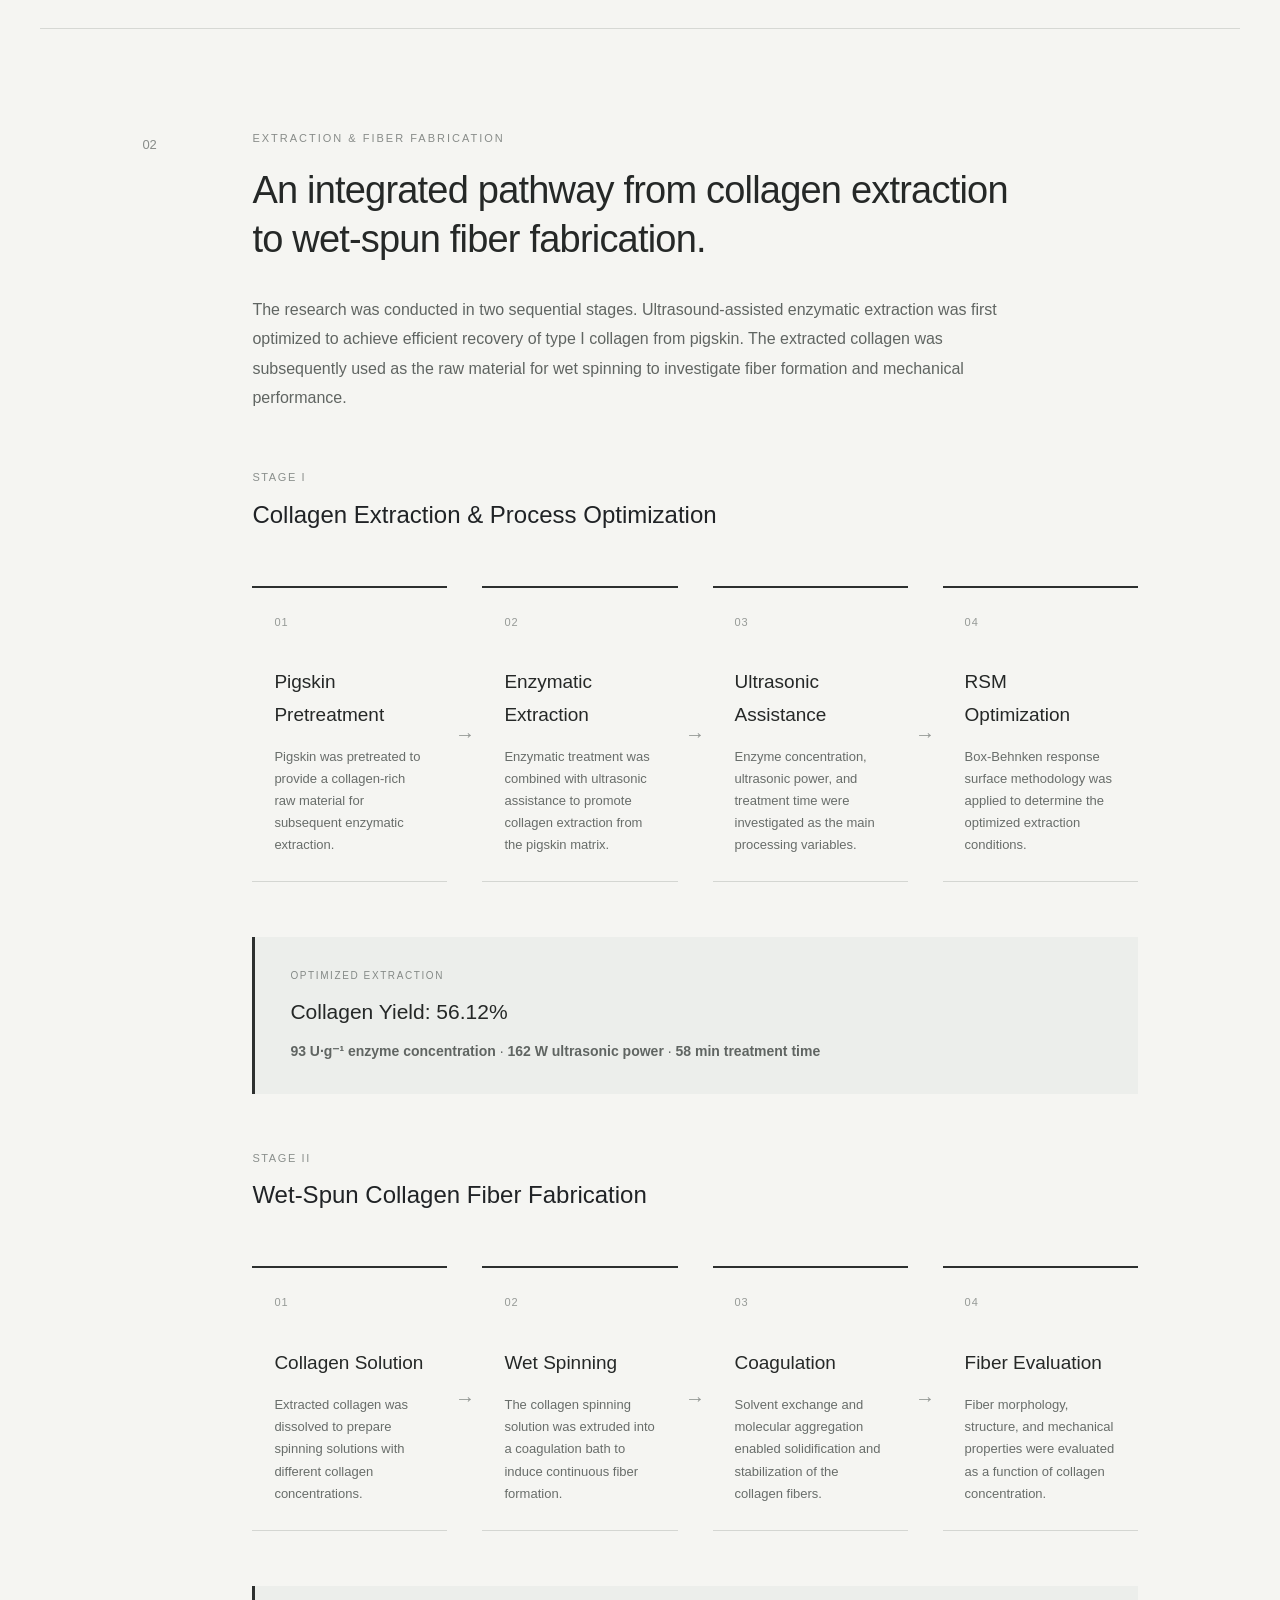
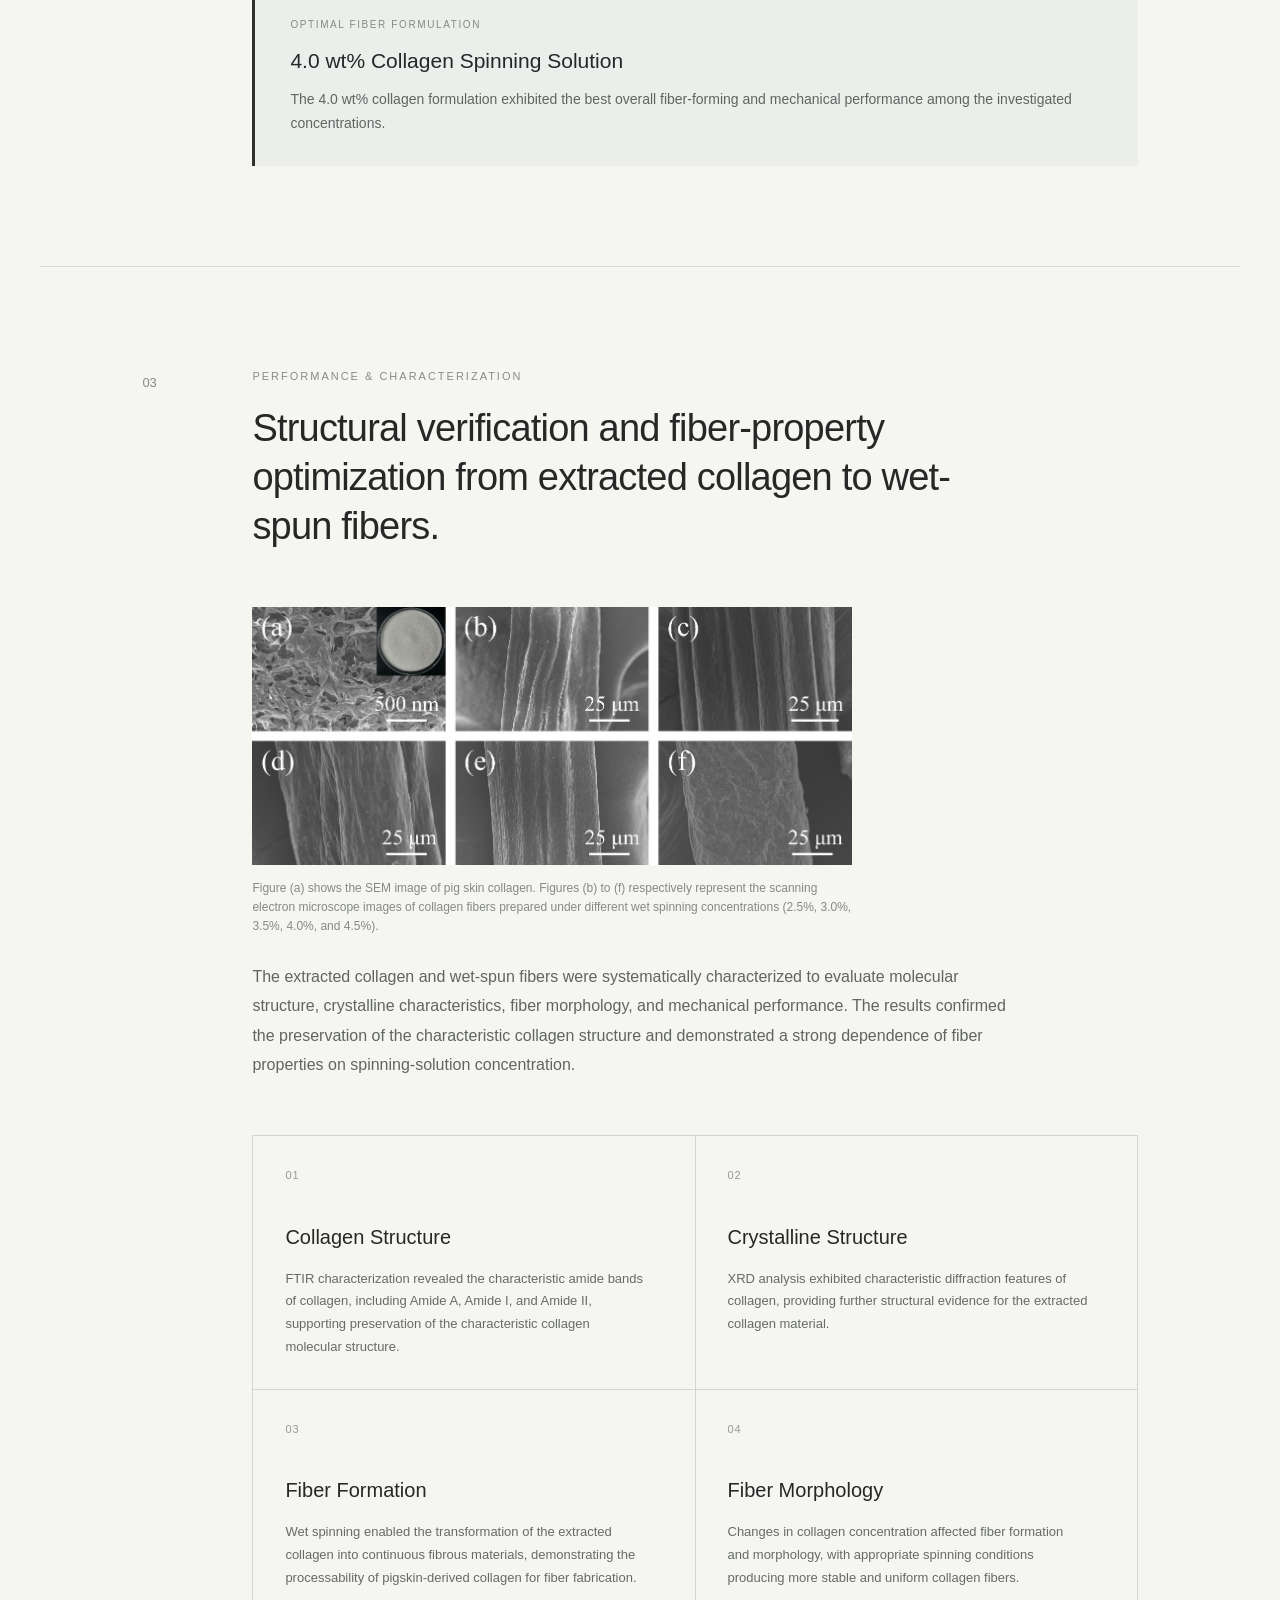
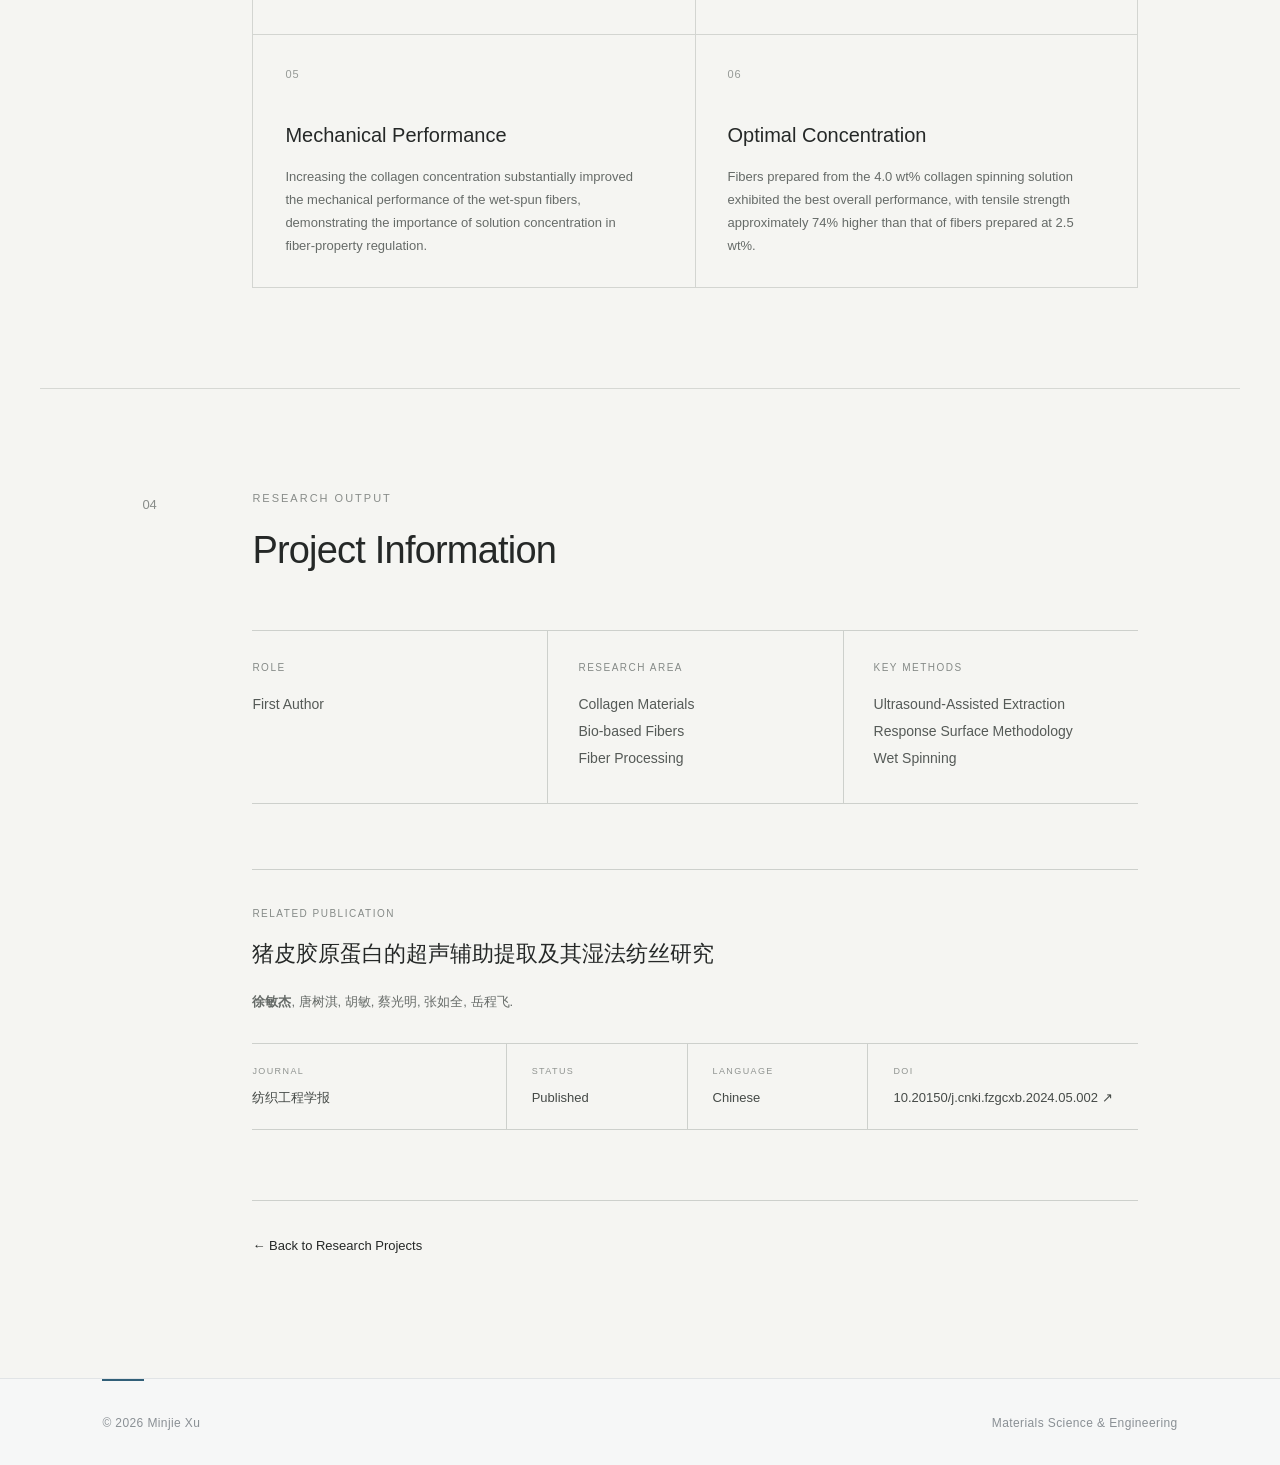
<file: project03.html>
<!DOCTYPE html>
<html lang="en">

<head>
    <meta charset="UTF-8">
    <meta name="viewport" content="width=device-width, initial-scale=1.0">

<title>Pigskin Collagen Extraction & Wet-Spun Fibers | Minjie Xu</title>

    <meta name="description"
        content="Research project on tannic acid-mediated collagen/cellulose nanofiber composite aerogels for multifunctional wound dressing applications.">

    <link rel="stylesheet" href="style.css">
</head>


<body>

    <!-- Navigation -->
<nav>

    <div class="logo">
        <a href="index.html#home">MINJIE XU</a>
    </div>

    <div class="nav-links">
        <a href="index.html#about">About</a>
        <a href="index.html#projects">Projects</a>
        <a href="index.html#publications">Publications</a>
        <a href="index.html#education">Education</a>
        <a href="index.html#awards">Awards</a>
        <a href="index.html#contact">Contact</a>
    </div>

    <button class="menu-toggle" id="menu-toggle">
        ☰
    </button>

</nav>


    <main>

<!-- Project Header -->
<!-- Project Header -->
<section class="project-hero">

    <a href="index.html#projects" class="back-link">
        ← Back to Projects
    </a>

    <p class="project-label">
        PROJECT 03 · COLLAGEN FIBERS
    </p>

    <h1>
        Pigskin Collagen Extraction<br>
        & Wet-Spun Fibers
    </h1>

    <p class="project-summary">
        Optimization of ultrasound-assisted enzymatic extraction
        of type I collagen from pigskin, followed by wet-spinning
        fabrication and structural characterization of
        collagen fibers.
    </p>

    <div class="project-hero-tags">
        <span>Collagen</span>
        <span>Ultrasound-Assisted Extraction</span>
        <span>Response Surface Methodology</span>
        <span>Wet Spinning</span>
        <span>Bio-based Fibers</span>
    </div>

</section>


<!-- 01 Overview -->
<section class="project-detail-section">

    <div class="project-section-number">
        01
    </div>

    <div class="project-section-content">

        <p class="project-section-label">
            OVERVIEW
        </p>

        <h2>
            From pigskin-derived collagen to
            wet-spun bio-based fibers.
        </h2>

        <div class="project-overview-grid">

            <div class="project-overview-main">

                <p>
                    Pigskin is a collagen-rich animal by-product and
                    represents a potential renewable source for the
                    preparation of high-value bio-based materials.
                    Efficient collagen extraction and subsequent
                    fiber formation provide a route toward the
                    utilization of collagen in fibrous materials.
                </p>

                <p>
                    This project investigated ultrasound-assisted
                    enzymatic extraction of type I collagen from
                    pigskin. The effects of enzyme concentration,
                    ultrasonic power, and treatment time were
                    systematically evaluated, followed by process
                    optimization using Box-Behnken response surface
                    methodology.
                </p>

                <p>
                    The extracted collagen was subsequently processed
                    into fibers through wet spinning. The influence
                    of spinning conditions and collagen concentration
                    on fiber formation, morphology, structure, and
                    mechanical properties was investigated to establish
                    a complete pathway from collagen extraction to
                    fibrous material fabrication.
                </p>

            </div>


            <div class="project-facts">

                <div class="project-fact">
                    <span>RAW MATERIAL</span>
                    <p>Pigskin</p>
                </div>

                <div class="project-fact">
                    <span>EXTRACTION</span>
                    <p>Ultrasound-Assisted Enzymatic Extraction</p>
                </div>

                <div class="project-fact">
                    <span>OPTIMIZATION</span>
                    <p>Box-Behnken Response Surface Methodology</p>
                </div>

                <div class="project-fact">
                    <span>PRODUCT</span>
                    <p>Type I Collagen</p>
                </div>

                <div class="project-fact">
                    <span>FIBER FABRICATION</span>
                    <p>Wet Spinning</p>
                </div>

            </div>

        </div>

    </div>

</section>



<!-- 02 Extraction & Fiber Fabrication -->
<section class="project-detail-section">

    <div class="project-section-number">
        02
    </div>

    <div class="project-section-content">

        <p class="project-section-label">
            EXTRACTION & FIBER FABRICATION
        </p>

        <h2>
            An integrated pathway from collagen extraction
            to wet-spun fiber fabrication.
        </h2>

        <p class="project-section-intro">
            The research was conducted in two sequential stages.
            Ultrasound-assisted enzymatic extraction was first optimized
            to achieve efficient recovery of type I collagen from pigskin.
            The extracted collagen was subsequently used as the raw
            material for wet spinning to investigate fiber formation
            and mechanical performance.
        </p>


        <!-- Stage I -->
        <div class="research-stage">

            <div class="stage-header">
                <span>STAGE I</span>
                <h3>Collagen Extraction & Process Optimization</h3>
            </div>

            <div class="fabrication-flow">

                <div class="fabrication-step">
                    <span class="step-number">01</span>
                    <h3>Pigskin Pretreatment</h3>
                    <p>
                        Pigskin was pretreated to provide a collagen-rich
                        raw material for subsequent enzymatic extraction.
                    </p>
                </div>

                <div class="flow-arrow">→</div>

                <div class="fabrication-step">
                    <span class="step-number">02</span>
                    <h3>Enzymatic Extraction</h3>
                    <p>
                        Enzymatic treatment was combined with ultrasonic
                        assistance to promote collagen extraction from
                        the pigskin matrix.
                    </p>
                </div>

                <div class="flow-arrow">→</div>

                <div class="fabrication-step">
                    <span class="step-number">03</span>
                    <h3>Ultrasonic Assistance</h3>
                    <p>
                        Enzyme concentration, ultrasonic power, and
                        treatment time were investigated as the main
                        processing variables.
                    </p>
                </div>

                <div class="flow-arrow">→</div>

                <div class="fabrication-step">
                    <span class="step-number">04</span>
                    <h3>RSM Optimization</h3>
                    <p>
                        Box-Behnken response surface methodology was
                        applied to determine the optimized extraction
                        conditions.
                    </p>
                </div>

            </div>


            <div class="structure-result">

                <span>OPTIMIZED EXTRACTION</span>

                <h3>Collagen Yield: 56.12%</h3>

                <p>
                    <strong>93 U·g⁻¹ enzyme concentration</strong>
                    ·
                    <strong>162 W ultrasonic power</strong>
                    ·
                    <strong>58 min treatment time</strong>
                </p>

            </div>

        </div>


        <!-- Stage II -->
        <div class="research-stage">

            <div class="stage-header">
                <span>STAGE II</span>
                <h3>Wet-Spun Collagen Fiber Fabrication</h3>
            </div>

            <div class="fabrication-flow">

                <div class="fabrication-step">
                    <span class="step-number">01</span>
                    <h3>Collagen Solution</h3>
                    <p>
                        Extracted collagen was dissolved to prepare
                        spinning solutions with different collagen
                        concentrations.
                    </p>
                </div>

                <div class="flow-arrow">→</div>

                <div class="fabrication-step">
                    <span class="step-number">02</span>
                    <h3>Wet Spinning</h3>
                    <p>
                        The collagen spinning solution was extruded
                        into a coagulation bath to induce continuous
                        fiber formation.
                    </p>
                </div>

                <div class="flow-arrow">→</div>

                <div class="fabrication-step">
                    <span class="step-number">03</span>
                    <h3>Coagulation</h3>
                    <p>
                        Solvent exchange and molecular aggregation
                        enabled solidification and stabilization of
                        the collagen fibers.
                    </p>
                </div>

                <div class="flow-arrow">→</div>

                <div class="fabrication-step">
                    <span class="step-number">04</span>
                    <h3>Fiber Evaluation</h3>
                    <p>
                        Fiber morphology, structure, and mechanical
                        properties were evaluated as a function of
                        collagen concentration.
                    </p>
                </div>

            </div>


            <div class="structure-result">

                <span>OPTIMAL FIBER FORMULATION</span>

                <h3>4.0 wt% Collagen Spinning Solution</h3>

                <p>
                    The 4.0 wt% collagen formulation exhibited the
                    best overall fiber-forming and mechanical
                    performance among the investigated concentrations.
                </p>

            </div>

        </div>

    </div>

</section>






<!-- 03 Performance & Characterization -->
<section class="project-detail-section">

    <div class="project-section-number">
        03
    </div>

    <div class="project-section-content">

        <p class="project-section-label">
            PERFORMANCE & CHARACTERIZATION
        </p>

        <h2>
            Structural verification and fiber-property
            optimization from extracted collagen to wet-spun fibers.
        </h2>

            <div class="project-figure project03-sem">

                <img
                    src="images/project03-sem.jpg"
                    alt="SEM images of extracted collagen and wet-spun collagen fibers prepared under different conditions"
                >

                <p class="figure-caption">
                   Figure (a) shows the SEM image of pig skin collagen. Figures (b) to (f) respectively represent the scanning electron microscope images of collagen fibers prepared under different wet spinning concentrations (2.5%, 3.0%, 3.5%, 4.0%, and 4.5%).
                </p>

            </div>











        <p class="project-section-intro">
            The extracted collagen and wet-spun fibers were systematically
            characterized to evaluate molecular structure, crystalline
            characteristics, fiber morphology, and mechanical performance.
            The results confirmed the preservation of the characteristic
            collagen structure and demonstrated a strong dependence of
            fiber properties on spinning-solution concentration.
        </p>


        <div class="function-grid">

            <!-- 01 -->
            <div class="function-item">

                <span class="function-number">01</span>

                <h3>Collagen Structure</h3>

                <p>
                    FTIR characterization revealed the characteristic
                    amide bands of collagen, including Amide A,
                    Amide I, and Amide II, supporting preservation
                    of the characteristic collagen molecular structure.
                </p>

            </div>


            <!-- 02 -->
            <div class="function-item">

                <span class="function-number">02</span>

                <h3>Crystalline Structure</h3>

                <p>
                    XRD analysis exhibited characteristic diffraction
                    features of collagen, providing further structural
                    evidence for the extracted collagen material.
                </p>

            </div>


            <!-- 03 -->
            <div class="function-item">

                <span class="function-number">03</span>

                <h3>Fiber Formation</h3>

                <p>
                    Wet spinning enabled the transformation of the
                    extracted collagen into continuous fibrous materials,
                    demonstrating the processability of pigskin-derived
                    collagen for fiber fabrication.
                </p>

            </div>


            <!-- 04 -->
            <div class="function-item">

                <span class="function-number">04</span>

                <h3>Fiber Morphology</h3>

                <p>
                    Changes in collagen concentration affected fiber
                    formation and morphology, with appropriate spinning
                    conditions producing more stable and uniform
                    collagen fibers.
                </p>

            </div>


            <!-- 05 -->
            <div class="function-item">

                <span class="function-number">05</span>

                <h3>Mechanical Performance</h3>

                <p>
                    Increasing the collagen concentration substantially
                    improved the mechanical performance of the wet-spun
                    fibers, demonstrating the importance of solution
                    concentration in fiber-property regulation.
                </p>

            </div>


            <!-- 06 -->
            <div class="function-item">

                <span class="function-number">06</span>

                <h3>Optimal Concentration</h3>

                <p>
                    Fibers prepared from the 4.0 wt% collagen spinning
                    solution exhibited the best overall performance,
                    with tensile strength approximately 74% higher
                    than that of fibers prepared at 2.5 wt%.
                </p>

            </div>

        </div>

    </div>

</section>
<!-- 04 Research Output -->
<section class="project-detail-section">

    <div class="project-section-number">
        04
    </div>

    <div class="project-section-content">

        <p class="project-section-label">
            RESEARCH OUTPUT
        </p>

        <h2>
            Project Information
        </h2>


        <div class="output-grid">

            <div class="output-item">
                <span>ROLE</span>

                <p>
                    First Author
                </p>
            </div>


            <div class="output-item">
                <span>RESEARCH AREA</span>

                <p>
                    Collagen Materials<br>
                    Bio-based Fibers<br>
                    Fiber Processing
                </p>
            </div>


            <div class="output-item">
                <span>KEY METHODS</span>

                <p>
                    Ultrasound-Assisted Extraction<br>
                    Response Surface Methodology<br>
                    Wet Spinning
                </p>
            </div>

        </div>


        <!-- Related Publication -->
        <div class="project-publication">

            <span>RELATED PUBLICATION</span>

            <h3>
                猪皮胶原蛋白的超声辅助提取及其湿法纺丝研究
            </h3>

            <p>
                <strong>徐敏杰</strong>,
                唐树淇, 胡敏, 蔡光明, 张如全, 岳程飞. 
            </p>


            <div class="publication-meta publication-meta-four">

                <div class="publication-meta-item">
                    <span>JOURNAL</span>

                    <p>
                       纺织工程学报
                    </p>
                </div>


                <div class="publication-meta-item">
                    <span>STATUS</span>

                    <p>
                        Published
                    </p>
                </div>


                <div class="publication-meta-item">
                    <span>LANGUAGE</span>

                    <p>
                        Chinese
                    </p>
                </div>

                <div class="publication-meta-item">
                    <span>DOI</span>

                    <p>
                        <a
                            href="https://doi.org/10.20150/j.cnki.fzgcxb.2024.05.002"
                            target="_blank"
                            rel="noopener noreferrer"
                        >
                    10.20150/j.cnki.fzgcxb.2024.05.002 ↗
                        </a>
                    </p>
                </div>

            </div>

        </div>


        <!-- Back -->
        <div class="project-navigation">

            <a href="index.html#projects">
                ← Back to Research Projects
            </a>

        </div>

    </div>

</section>


    </main>


    <!-- Footer -->
    <footer>

        <div class="footer-content">
            <p>© 2026 Minjie Xu</p>
            <p>Materials Science & Engineering</p>
        </div>

    </footer>


    <script>
        const menuToggle = document.getElementById("menu-toggle");
        const navLinks = document.querySelector(".nav-links");

        menuToggle.addEventListener("click", function () {
            navLinks.classList.toggle("active");
        });

        const navItems = navLinks.querySelectorAll("a");

        navItems.forEach(function (item) {
            item.addEventListener("click", function () {
                navLinks.classList.remove("active");
            });
        });
    </script>

</body>

</html>
</file>
<file: style.css>
/* Basic settings */


/* =========================================
   Global Design System
   ========================================= */

:root {
    --bg-main: #fbfbfa;
    --bg-soft: #f7f8f8;
    --bg-card: #ffffff;

    --text-main: #202326;
    --text-secondary: #62686d;
    --text-light: #8a9095;

    --line: #e1e4e6;

    --accent: #315f78;
    --accent-light: #edf3f6;
}












* {
    box-sizing: border-box;
}

html {
    scroll-behavior: smooth;
}

body {
    margin: 0;

    font-family:
        -apple-system,
        BlinkMacSystemFont,
        "Segoe UI",
        Arial,
        sans-serif;

    color: var(--text-main);
    background-color: var(--bg-main);

    line-height: 1.7;

    -webkit-font-smoothing: antialiased;
}

/* Navigation */

nav {
    position: sticky;
    top: 0;
    z-index: 1000;

    display: flex;
    align-items: center;
    justify-content: space-between;

    padding: 0 8%;
    height: 72px;

    background-color: rgba(247, 247, 245, 0.95);
    border-bottom: 1px solid #dededb;
}

.logo a {
    color: #202326;
    text-decoration: none;
    font-size: 15px;
    font-weight: 600;
    letter-spacing: 1.5px;
}

.nav-links {
    display: flex;
    align-items: center;
}

.nav-links a {
    position: relative;
    margin-left: 32px;

    color: #55595c;
    text-decoration: none;
    font-size: 13px;
    letter-spacing: 0.3px;

    transition: color 0.2s ease;
}

.nav-links a:hover {
    color: #111;
}

.nav-links a::after {
    content: "";
    position: absolute;

    left: 0;
    bottom: -7px;

    width: 0;
    height: 1px;

    background-color: #202326;
    transition: width 0.25s ease;
}

.nav-links a:hover::after {
    width: 100%;
}

/* Hero Section */

.hero {
    min-height: calc(100vh - 72px);

    display: grid;
    grid-template-columns: minmax(0, 680px) 300px;
    justify-content: center;
    align-items: center;

    gap: 70px;

    padding: 80px 8% 100px;

    background-color: #f7f7f5;
}

.hero-content {
    max-width: 680px;
}

/* Hero Photo */
 /* Hero Photo */

.hero-photo {
    width: 300px;
    flex-shrink: 0;
}

.hero-photo img {
    display: block;
    width: 100%;
    height: 380px;
    object-fit: cover;
    border-radius: 4px;
}



.hero-label {
    font-size: 12px;
    font-weight: 500;
    letter-spacing: 2.5px;

    color: var(--accent);

    margin-bottom: 20px;
}

.hero h1 {
    margin: 0;

    font-size: clamp(58px, 6vw, 82px);
    line-height: 0.95;

    font-weight: 600;
    letter-spacing: -3px;

    color: #202326;
}

.hero h2 {
    font-size: 28px;
    font-weight: 400;

    margin: 0 0 25px 0;
}

.hero-affiliation {
    margin: 0;

    font-size: 14px;
    line-height: 1.8;

    color: #777b7d;
}

.hero-description {
    max-width: 580px;

    margin-top: 32px;
    padding-top: 25px;

    border-top: 1px solid #d9d9d6;

    font-size: 16px;
    line-height: 1.8;

    color: #55595c;
}

.hero-description {
    max-width: 650px;

    margin-top: 30px;

    font-size: 17px;
    color: #555;
}

.hero-buttons {
    margin-top: 35px;
}

.button {
    display: inline-block;

    padding: 12px 24px;

    margin-right: 12px;

    text-decoration: none;

    background-color: #222;
    color: white;

    border: 1px solid #222;

    transition: 0.3s;
}

.button:hover {
    background-color: #555;
}

.button-outline {
    background-color: transparent;
    color: #222;
}

.button-outline:hover {
    background-color: #222;
    color: white;
}

/* General Sections */

.section {
    padding: 110px 8%;
    max-width: 1400px;
    margin: 0 auto;
}

.section-title {
    margin-bottom: 50px;
}

.section-title p {
    margin: 0 0 7px 0;

    font-size: 12px;
    font-weight: 500;

    letter-spacing: 2.5px;

    color: var(--accent);
}

.section-title h2 {
    margin: 0;

    font-size: 40px;
    font-weight: 600;
}

.section-content {
    max-width: 850px;
}

.section-content > p {
    font-size: 17px;
    color: #555;
}


/* Research */

.research-grid {
    display: grid;

    grid-template-columns: repeat(2, 1fr);

    gap: 1px;

    background-color: #ddd;

    border: 1px solid #ddd;
}

.research-card {
    padding: 35px;

    background-color: white;

    min-height: 220px;
}

.research-card span {
    font-size: 13px;
    color: #888;
}

.research-card h3 {
    margin-top: 20px;

    font-size: 22px;
    font-weight: 500;
}

.research-card p {
    color: #666;
}


/* Publications */
/* Publications */

.publication {
    padding: 35px 0;
    border-top: 1px solid #ddd;
}

.publication-top {
    display: flex;
    justify-content: space-between;
    align-items: center;
    margin-bottom: 15px;
}

.publication-year {
    font-size: 13px;
    color: #888;
}

.publication-type {
    font-size: 12px;
    color: #888;
    letter-spacing: 0.5px;
}

.publication h3 {
    font-size: 21px;
    font-weight: 500;
    line-height: 1.5;
    margin: 0 0 12px 0;
}

.publication-authors {
    margin: 0 0 8px 0;
    color: #555;
    font-size: 15px;
}

.journal {
    margin: 0 0 15px 0;
    font-style: italic;
    color: #444;
    font-size: 15px;
}

.publication-link {
    text-decoration: none;
    color: #222;
    font-size: 14px;
}

.publication-link:hover {
    text-decoration: underline;
}

/* Education */
/* Education */

.education-list {
    border-top: 1px solid #ddd;
}

.education-item {
    display: grid;
    grid-template-columns: 180px 1fr;
    gap: 50px;
    padding: 45px 0;
    border-bottom: 1px solid #ddd;
}

.education-year {
    font-size: 14px;
    color: #888;
    padding-top: 5px;
}

.education-content {
    max-width: 750px;
}

.education-content h3 {
    margin: 0 0 12px 0;
    font-size: 24px;
    font-weight: 500;
}

.education-school {
    margin: 0 0 8px 0;
    font-size: 17px;
    color: #333;
}

.education-content p {
    color: #666;
    line-height: 1.7;
}


/* Contact */

.email {
    font-size: 22px !important;
    color: #222 !important;
}

/* Research Projects */

.project-list {
    border-top: 1px solid #ddd;
}

.project-item {
    display: grid;

    grid-template-columns: 70px 1fr 50px;

    gap: 30px;

    padding: 45px 0;

    border-bottom: 1px solid #ddd;

    transition: 0.3s;
}

.project-number {
    font-size: 13px;
    color: #888;
}

.project-content h3 {
    margin: 0 0 15px 0;

    font-size: 25px;
    font-weight: 500;
}

.project-content p {
    max-width: 750px;

    margin: 0;

    color: #666;

    font-size: 16px;
}

.project-tags {
    margin-top: 25px;
}

.project-tags span {
    display: inline-block;

    margin-right: 8px;
    margin-bottom: 8px;

    padding: 5px 12px;

    border: 1px solid #ddd;

    font-size: 12px;

    color: #666;
}

.project-arrow {
    font-size: 25px;

    align-self: start;
    margin-top: 5px;

    text-decoration: none;
    color: #202326;

    transition: 0.3s;
}

.project-item:hover {
    padding-left: 15px;
}

.project-item:hover .project-arrow {
    transform: translateX(8px);
}

.publication-stats {
    display: grid;
    grid-template-columns: repeat(3, 1fr);
    gap: 1px;
    margin-bottom: 60px;
    background-color: #ddd;
    border: 1px solid #ddd;
}

.stat-item {
    padding: 30px;
    background-color: white;
}

.stat-item strong {
    display: block;
    font-size: 38px;
    font-weight: 500;
    margin-bottom: 8px;
}

.stat-item span {
    font-size: 13px;
    color: #777;
    letter-spacing: 0.5px;
}

/* Contact */

.contact-content {
    display: grid;
    grid-template-columns: 1fr 1fr;
    gap: 100px;
    max-width: 1000px;
}

.contact-intro h3 {
    margin: 0 0 20px 0;
    font-size: 32px;
    font-weight: 500;
}

.contact-intro p {
    max-width: 450px;
    color: #666;
    font-size: 17px;
    line-height: 1.8;
}

.contact-info {
    border-top: 1px solid #ddd;
}

.contact-item {
    padding: 20px 0;
    border-bottom: 1px solid #ddd;
}

.contact-item span {
    display: block;
    margin-bottom: 8px;
    font-size: 12px;
    color: #888;
    letter-spacing: 1px;
    text-transform: uppercase;
}

.contact-item p {
    margin: 0;
    color: #333;
    font-size: 15px;
    line-height: 1.7;
}


/* Academic Profiles */

.academic-links {
    display: flex;
    flex-wrap: wrap;
    gap: 12px;
}

.academic-links a {
    display: inline-flex;
    align-items: center;
    gap: 8px;

    width: auto;
    height: auto;

    padding: 8px 12px;

    color: #222;
    text-decoration: none;

    font-size: 15px;

    border: 1px solid #ddd;

    transition: 0.25s;
}

.academic-links a:hover {
    background-color: #f5f5f5;
    border-color: #bbb;
}

.academic-links a svg {
    display: block;

    width: 18px;
    height: 18px;

    min-width: 18px;
    min-height: 18px;

    max-width: 18px;
    max-height: 18px;

    fill: none;
    stroke: currentColor;
    stroke-width: 1.6;
    stroke-linecap: round;
    stroke-linejoin: round;

    flex-shrink: 0;
}

 /* Footer */

footer {
    margin-top: 80px;
    border-top: 1px solid #ddd;
}

.footer-content {
    max-width: 1400px;
    margin: 0 auto;
    padding: 30px 8%;

    display: flex;
    justify-content: space-between;
    align-items: center;

    font-size: 13px;
    color: #888;
}

 /* Responsive Design */

@media (max-width: 768px) {

    /* Navigation */

    nav {
        padding: 20px 5%;
    }

    .logo a {
        font-size: 17px;
    }

    .menu-toggle {
        display: block;
    }

    .nav-links {
        display: none;
        position: absolute;
        top: 70px;
        left: 0;
        width: 100%;

        flex-direction: column;
        align-items: flex-start;

        padding: 20px 5%;

        background-color: white;
        border-top: 1px solid #ddd;
        border-bottom: 1px solid #ddd;
    }

    .nav-links.active {
        display: flex;
    }

    .nav-links a {
        margin: 12px 0;
        font-size: 15px;
    }


    /* Hero */

    .hero {
        min-height: 75vh;
        padding: 60px 5%;
    }

    .hero h1 {
        font-size: 44px;
    }

.chinese-name {
    margin: 16px 0 30px;

    font-size: 34px;
    font-weight: 500;
    letter-spacing: 8px;

    color: #55595c;
}

.hero h2 {
    margin: 0 0 22px 0;

    font-size: 20px;
    font-weight: 400;
    letter-spacing: 0.2px;

    color: #333638;
}


.hero {
    flex-direction: column;
    align-items: flex-start;
    gap: 50px;
}

.hero-photo {
    width: 300px;
    position: relative;
}

.hero-photo {
    width: 100%;
}

.hero-photo img {
    display: block;

    width: 100%;
    height: 390px;

    object-fit: cover;

    border-radius: 2px;

    filter: saturate(0.88) contrast(0.98);
}


.hero-photo::after {
    content: "";

    display: block;

    width: 70px;
    height: 2px;

    margin-top: 18px;

    background-color: #202326;
}







    /* Sections */

.section {
    padding: 110px max(8%, calc((100% - 1400px) / 2));
    max-width: none;
    width: 100%;
    margin: 0;
}

    .section-title {
        margin-bottom: 35px;
    }

    .section-title h2 {
        font-size: 32px;
    }


    /* Research */

    .research-grid {
        grid-template-columns: 1fr;
    }

    .research-card {
        min-height: auto;
        padding: 28px;
    }


    /* Research Projects */

    .project-item {
        grid-template-columns: 40px 1fr;
        gap: 15px;
        padding: 35px 0;
    }

    .project-arrow {
        display: none;
    }

    .project-content h3 {
        font-size: 21px;
    }


    /* Publications */

    .publication-stats {
        grid-template-columns: 1fr;
        margin-bottom: 40px;
    }

    .stat-item {
        padding: 25px;
    }

    .publication-top {
        align-items: flex-start;
    }

    .publication-type {
        font-size: 12px;
        color: #666;
        letter-spacing: 0.8px;
        text-transform: uppercase;
    }


    /* Education */

    .education-item {
        grid-template-columns: 1fr;
        gap: 10px;
        padding: 35px 0;
    }


    /* Contact */

    .contact-content {
        grid-template-columns: 1fr;
        gap: 50px;
    }


    /* Footer */

    .footer-content {
        padding: 25px 5%;
        flex-direction: column;
        align-items: flex-start;
        gap: 8px;
    }

}

/* Mobile Menu */

.menu-toggle {
    display: none;
    background: none;
    border: none;
    font-size: 25px;
    cursor: pointer;
    padding: 5px;
}


.menu-toggle {
    display: none;
    background: none;
    border: none;
    font-size: 25px;
    cursor: pointer;
    padding: 5px;
}

@media (max-width: 768px) {

    .menu-toggle {
        display: block !important;
    }

}


html {
    scroll-behavior: smooth;
}

/* =========================
   CV Page
   ========================= */

.cv-header {
    padding: 100px 8% 80px 8%;
    border-bottom: 1px solid #ddd;
}

.cv-header h1 {
    margin: 10px 0 15px 0;
    font-size: 56px;
    font-weight: 600;
}

.cv-header p:last-child {
    margin: 0;
    font-size: 18px;
    color: #666;
}


.cv-section {
    max-width: 1400px;
    margin: 0 auto;
    padding: 80px 8%;
}


.cv-section-title {
    display: grid;
    grid-template-columns: 60px 1fr;
    gap: 30px;
    align-items: start;
    margin-bottom: 45px;
}

.cv-section-title span {
    font-size: 13px;
    color: #888;
    padding-top: 8px;
}

.cv-section-title h2 {
    margin: 0;
    font-size: 36px;
    font-weight: 500;
}


.cv-item {
    display: grid;
    grid-template-columns: 180px 1fr;
    gap: 50px;
    padding: 35px 0;
    border-top: 1px solid #ddd;
}

.cv-item:last-child {
    border-bottom: 1px solid #ddd;
}


.cv-year {
    font-size: 14px;
    color: #888;
    padding-top: 5px;
}


.cv-content {
    max-width: 800px;
}

.cv-content h3 {
    margin: 0 0 12px 0;
    font-size: 22px;
    font-weight: 500;
}

.cv-content p {
    margin: 6px 0;
    color: #666;
    font-size: 15px;
    line-height: 1.7;
}


.cv-content-wide {
    max-width: 900px;
}

.cv-content-wide p {
    margin: 0 0 25px 0;
    color: #555;
    font-size: 15px;
    line-height: 1.8;
}

.cv-content-wide ul {
    margin: 0;
    padding-left: 20px;
}

.cv-content-wide li {
    margin-bottom: 12px;
    color: #555;
    font-size: 15px;
    line-height: 1.7;
}

@media (max-width: 768px) {

    .cv-header {
        padding: 70px 5% 60px 5%;
    }

    .cv-header h1 {
        font-size: 42px;
    }

    .cv-header p:last-child {
        font-size: 16px;
    }

    .cv-section {
        padding: 60px 5%;
    }

    .cv-section-title {
        grid-template-columns: 40px 1fr;
        gap: 15px;
        margin-bottom: 30px;
    }

    .cv-section-title h2 {
        font-size: 30px;
    }

    .cv-item {
        grid-template-columns: 1fr;
        gap: 10px;
        padding: 30px 0;
    }

    .cv-content h3 {
        font-size: 20px;
    }

    .cv-content-wide {
        max-width: 100%;
    }

}

.cv-download {
    margin-top: 30px;
}

.cv-button-disabled {
    cursor: default;
    opacity: 0.6;
}

/* =========================
   Section Background Colors
========================= */

.hero {
    background-color: #f4f4f1;
}

#about {
    background-color: #f8f8f6;
}

#research {
    background-color: #f2f3f1;
}

#projects {
    background-color: #f8f8f6;
}

#publications {
    background-color: #f2f3f1;
}

#education {
    background-color: #f8f8f6;
}

#contact {
    background-color: #eeefec;
    color: #202326;
}

/* =========================
   Final Website Color System
========================= */

body {
    background-color: #f5f5f2;
    color: #252827;
}

/* Hero */
.hero {
    background-color: #f1f2ef;
}

/* About */
#about {
    background-color: #f7f7f4;
}

/* Research Projects */
#projects {
    background-color: #f2f3f0;
}

/* Publications */
#publications {
    background-color: #f7f7f4;
}

/* Education */
#education {
    background-color: #f2f3f0;
}

/* Contact */
#contact {
    background-color: #e9ebe7;
    color: #252827;
}
#contact .contact-intro p,
#contact .contact-item p {
    color: #5f6461;
}

#contact .contact-item {
    border-color: #d3d6d1;
}

#contact .contact-info {
    border-color: #d3d6d1;
}

#contact .academic-links a {
    color: #252827;
    border-color: #cdd0cb;
}

#contact .academic-links a:hover {
    background-color: #f5f5f2;
    border-color: #aeb2ad;
}

.chinese-name {
    font-size: 34px !important;
    font-weight: 500 !important;
    letter-spacing: 8px !important;
    line-height: 1.3 !important;
    margin: 16px 0 30px 0 !important;
    color: #55595c !important;
}


/* =========================
   Project Detail Page
========================= */

.project-hero {
    max-width: 1200px;
    margin: 0 auto;
    padding: 90px 8% 100px;
}

.back-link {
    display: inline-block;
    margin-bottom: 70px;

    color: #777b7d;
    text-decoration: none;

    font-size: 13px;
    letter-spacing: 0.5px;

    transition: 0.2s;
}

.back-link:hover {
    color: #202326;
    transform: translateX(-4px);
}

.project-label {
    margin: 0 0 25px;

    color: #7b7e80;

    font-size: 12px;
    font-weight: 500;
    letter-spacing: 2px;
}

.project-hero h1 {
    max-width: 950px;

    margin: 0;

    font-size: clamp(42px, 5vw, 68px);
    line-height: 1.12;

    font-weight: 500;
    letter-spacing: -2px;

    color: #202326;
}

.project-summary {
    max-width: 720px;

    margin: 40px 0 0;

    padding-top: 30px;
    border-top: 1px solid #d6d8d4;

    color: #5f6461;

    font-size: 17px;
    line-height: 1.8;
}

.project-hero-tags {
    display: flex;
    flex-wrap: wrap;
    gap: 10px;

    margin-top: 35px;
}

.project-hero-tags span {
    padding: 7px 13px;

    border: 1px solid #d0d2ce;

    color: #666b68;

    font-size: 12px;
}
/* =========================
   Project Detail Sections
========================= */

.project-detail-section {
    max-width: 1200px;
    margin: 0 auto;
    padding: 100px 8%;

    display: grid;
    grid-template-columns: 70px 1fr;
    gap: 40px;

    border-top: 1px solid #d6d8d4;
}

.project-section-number {
    padding-top: 5px;

    font-size: 13px;
    color: #888c89;
}

.project-section-content {
    max-width: 950px;
}

.project-section-label {
    margin: 0 0 18px;

    font-size: 11px;
    letter-spacing: 2px;
    color: #888c89;
}

.project-section-content h2 {
    max-width: 760px;

    margin: 0 0 55px;

    font-size: 38px;
    line-height: 1.3;
    font-weight: 500;
    letter-spacing: -0.8px;

    color: #252827;
}


/* Overview */

.project-overview-grid {
    display: grid;
    grid-template-columns: 1.7fr 1fr;
    gap: 80px;
}

.project-overview-main p {
    margin: 0 0 24px;

    font-size: 16px;
    line-height: 1.85;

    color: #5d625f;
}


/* Project Facts */

.project-facts {
    border-top: 1px solid #d6d8d4;
}

.project-fact {
    padding: 18px 0;
    border-bottom: 1px solid #d6d8d4;
}

.project-fact span {
    display: block;

    margin-bottom: 6px;

    font-size: 10px;
    letter-spacing: 1.4px;

    color: #969a97;
}

.project-fact p {
    margin: 0;

    font-size: 14px;
    color: #343836;
}

/* =========================
   Fabrication Flow
========================= */

.project-section-intro {
    max-width: 760px;
    margin: -25px 0 55px;

    font-size: 16px;
    line-height: 1.85;
    color: #606562;
}


.fabrication-flow {
    display: grid;

    grid-template-columns:
        1fr 35px
        1fr 35px
        1fr 35px
        1fr;

    align-items: stretch;

    margin-top: 50px;
}


.fabrication-step {
    min-height: 230px;

    padding: 25px 22px;

    border-top: 2px solid #2d302f;
    border-bottom: 1px solid #d4d6d2;
}


.step-number {
    display: block;

    margin-bottom: 35px;

    font-size: 11px;
    letter-spacing: 1px;
    color: #969a97;
}


.fabrication-step h3 {
    margin: 0 0 15px;

    font-size: 19px;
    font-weight: 500;

    color: #252827;
}


.fabrication-step p {
    margin: 0;

    font-size: 13px;
    line-height: 1.7;

    color: #686d6a;
}


.flow-arrow {
    display: flex;
    align-items: center;
    justify-content: center;

    font-size: 20px;
    color: #929693;
}


/* Final Structure */

.structure-result {
    margin-top: 55px;

    padding: 30px 35px;

    background-color: #eceeeb;
    border-left: 3px solid #2d302f;
}


.structure-result > span {
    display: block;

    margin-bottom: 10px;

    font-size: 10px;
    letter-spacing: 1.6px;

    color: #858a87;
}


.structure-result h3 {
    margin: 0 0 10px;

    font-size: 21px;
    font-weight: 500;
}


.structure-result p {
    margin: 0;

    font-size: 14px;
    color: #606562;
}
/* Project Figure */

.project-figure {
    margin: 55px 0 65px;
}

.project-figure img {
    display: block;
    width: 100%;
    height: auto;
}

.figure-caption {
    margin: 14px 0 0;

    font-size: 12px;
    line-height: 1.6;

    color: #858a87;
}

/* =========================
   Performance Highlights
========================= */

.performance-highlights {
    display: grid;
    grid-template-columns: repeat(3, 1fr);
    gap: 1px;

    margin-top: 55px;

    background-color: #d5d7d3;
    border: 1px solid #d5d7d3;
}

.performance-item {
    min-height: 210px;
    padding: 28px;

    background-color: #f5f5f2;
}

.performance-item span {
    display: block;

    margin-bottom: 40px;

    font-size: 11px;
    color: #969a97;
}

.performance-item strong {
    display: block;

    margin-bottom: 12px;

    font-size: 18px;
    font-weight: 500;

    color: #252827;
}

.performance-item p {
    margin: 0;

    font-size: 13px;
    line-height: 1.7;

    color: #686d6a;
}

/* =========================
   Project Functions
========================= */

.function-grid {
    display: grid;
    grid-template-columns: repeat(2, 1fr);

    margin-top: 55px;

    border-top: 1px solid #d3d5d1;
    border-left: 1px solid #d3d5d1;
}


.function-item {
    min-height: 245px;

    padding: 30px 32px;

    border-right: 1px solid #d3d5d1;
    border-bottom: 1px solid #d3d5d1;

    background-color: #f5f5f2;
}


.function-number {
    display: block;

    margin-bottom: 35px;

    font-size: 11px;
    letter-spacing: 1px;

    color: #969a97;
}


.function-item h3 {
    margin: 0 0 14px;

    font-size: 20px;
    font-weight: 500;

    color: #252827;
}


.function-item p {
    max-width: 360px;

    margin: 0;

    font-size: 13px;
    line-height: 1.75;

    color: #666b68;
}
/* =========================
   Project Research Output
========================= */





.output-grid {
    display: grid;
    grid-template-columns: repeat(3, 1fr);

    border-top: 1px solid #cdd0cc;
    border-bottom: 1px solid #cdd0cc;
}

.output-item {
    padding: 28px 30px 32px 0;
}

.output-item + .output-item {
    padding-left: 30px;
    border-left: 1px solid #cdd0cc;
}

.output-item span,
.project-publication > span {
    display: block;

    margin-bottom: 15px;

    font-size: 10px;
    letter-spacing: 1.5px;

    color: #858a87;
}

.output-item p {
    margin: 0;

    font-size: 14px;
    line-height: 1.9;

    color: #555a57;
}


/* Related Publication */

.project-publication {
    margin-top: 65px;
    padding-top: 35px;

    border-top: 1px solid #cdd0cc;
}

.project-publication h3 {
    max-width: 820px;

    margin: 0 0 20px;

    font-size: 22px;
    line-height: 1.55;
    font-weight: 500;

    color: #252827;
}

.project-publication p {
    max-width: 800px;

    margin: 8px 0;

    font-size: 13px;
    line-height: 1.7;

    color: #666b68;
}

.publication-status {
    margin-top: 18px !important;

    font-size: 11px !important;
    letter-spacing: 1px;

    text-transform: uppercase;
}


/* Bottom Navigation */

.project-navigation {
    margin-top: 70px;
    padding-top: 30px;

    border-top: 1px solid #cdd0cc;
}

.project-navigation a {
    color: #252827;
    text-decoration: none;

    font-size: 13px;
}

.project-navigation a:hover {
    text-decoration: underline;
}
/* Publication Metadata */

.publication-meta {
    display: grid;
    grid-template-columns: 1.2fr 1fr 1.5fr;

    margin-top: 30px;

    border-top: 1px solid #cdd0cc;
    border-bottom: 1px solid #cdd0cc;
}

.publication-meta-item {
    padding: 20px 25px 20px 0;
}

.publication-meta-item + .publication-meta-item {
    padding-left: 25px;
    border-left: 1px solid #cdd0cc;
}

.publication-meta-item span {
    display: block;

    margin-bottom: 7px;

    font-size: 9px;
    letter-spacing: 1.4px;

    color: #909491;
}

.publication-meta-item p {
    margin: 0;

    font-size: 13px;
    color: #454a47;
}

.publication-meta-item a {
    color: #454a47;
    text-decoration: none;
}

.publication-meta-item a:hover {
    text-decoration: underline;
}

.doi-placeholder {
    pointer-events: none;
    color: #8b8f8c !important;
}


.project-preview-image {
    max-width: 680px;
    margin-top: 32px;
}

.project-preview-image img {
    display: block;
    width: 100%;
    height: auto;
}

.publication-meta-four {
    grid-template-columns: 1.4fr 1fr 1fr 1.4fr;
}
.project-figure {
    max-width: 650px;
    margin-top: 40px;
}

.project-figure img {
    display: block;
    width: 100%;
    height: auto;
}


/* =========================
   Unified Project Card Typography
========================= */

.project-item .project-content h3 {
    font-size: 24px;
    line-height: 1.35;
    font-weight: 500;
}

.project-item .project-content > p {
    font-size: 15px;
    line-height: 1.75;
    color: #666b68;
}

.project-item .project-tags span {
    font-size: 11px;
    line-height: 1.4;
}

.research-stage {
    margin-top: 55px;
}

.stage-header {
    margin-bottom: 28px;
}

.stage-header > span {
    display: block;
    margin-bottom: 8px;
    font-size: 11px;
    letter-spacing: 1.6px;
    color: #8a8f8c;
}

.stage-header h3 {
    margin: 0;
    font-size: 24px;
    font-weight: 500;
    color: #202326;
}


.project03-sem {
    max-width: 600px;
    margin-top: 40px;
    margin-bottom: 50px;
}

.project03-sem img {
    display: block;
    width: 100%;
    height: auto;
}
.publication-meta-four .publication-meta-item a {
    white-space: nowrap;
}

/* Award certificate link */

.award-title-row {
    display: flex;
    align-items: baseline;
    justify-content: space-between;
    gap: 30px;
}

.award-title-row h3 {
    margin: 0 0 12px 0;
}

.certificate-link {
    flex-shrink: 0;
    font-size: 12px;
    letter-spacing: 0.4px;
    color: #777;
    text-decoration: none;
    transition: 0.2s;
}

.certificate-link:hover {
    color: #222;
    text-decoration: underline;
}

@media (max-width: 768px) {

    .award-title-row {
        flex-direction: column;
        align-items: flex-start;
        gap: 2px;
    }

    .certificate-link {
        margin-bottom: 12px;
    }

}










/* Education */
#education {
    background-color: #f2f3f0;
}




#awards {
    background-color: #f7f7f5;
}















/* =========================================
   Mobile Hero Fix
   ========================================= */

@media (max-width: 768px) {

    .hero {
        width: 100%;
        min-height: auto;
        display: flex !important;
        flex-direction: column !important;
        align-items: stretch !important;
        justify-content: flex-start !important;
        gap: 40px !important;

        padding: 55px 5% 70px 5% !important;
        margin: 0 !important;
    }


    /* Text area */
    .hero-content {
        width: 100% !important;
        max-width: none !important;
        min-width: 0 !important;
        flex: none !important;
    }


    .hero-label {
        width: 100% !important;
        max-width: none !important;

        font-size: 11px;
        line-height: 1.6;
        letter-spacing: 1.8px;

        margin-bottom: 18px;
    }


    .hero h1 {
        width: 100% !important;
        max-width: none !important;

        font-size: 46px;
        line-height: 1.05;
        margin: 0 0 8px 0;
    }


    .chinese-name {
        width: 100% !important;
        font-size: 22px;
        line-height: 1.4;
        margin: 0 0 20px 0;
    }


    .hero h2 {
        width: 100% !important;

        font-size: 22px;
        line-height: 1.4;
        margin: 0 0 20px 0;
    }


    .hero-affiliation {
        width: 100% !important;
        max-width: none !important;

        font-size: 15px;
        line-height: 1.7;
    }


    .hero-description {
        width: 100% !important;
        max-width: none !important;

        font-size: 15px;
        line-height: 1.8;
        margin-top: 25px;
    }


    /* Photo */
    .hero-photo {
        width: 100% !important;
        max-width: none !important;
        flex: none !important;
        order: 2;
    }


    .hero-photo img {
        display: block;
        width: 100% !important;
        max-width: 100% !important;
        height: auto !important;
        object-fit: cover;
    }


    /* Buttons */
    .hero-buttons {
        display: flex;
        flex-wrap: wrap;
        gap: 10px;
        margin-top: 30px;
    }

    .hero-buttons .button {
        margin: 0;
    }

}







/* =========================================
   Hero Visual Enhancement
   ========================================= */

.hero {
    position: relative;
    overflow: hidden;
}

/* Very subtle background decoration */
.hero::before {
    content: "";
    position: absolute;

    width: 420px;
    height: 420px;

    right: 3%;
    top: 8%;

    background: radial-gradient(
        circle,
        rgba(49, 95, 120, 0.07) 0%,
        rgba(49, 95, 120, 0.025) 45%,
        transparent 72%
    );

    border-radius: 50%;
    pointer-events: none;
    z-index: 0;
}


/* Keep hero content above decoration */
.hero-content,
.hero-photo {
    position: relative;
    z-index: 1;
}


/* Main name */
.hero h1 {
    position: relative;
    letter-spacing: -1.5px;
}


/* Small accent line */
.hero h1::after {
    content: "";

    display: block;

    width: 52px;
    height: 2px;

    margin-top: 18px;
    margin-bottom: 18px;

    background-color: var(--accent);
}


/* Portrait refinement */
.hero-photo img {
    border: 1px solid rgba(32, 35, 38, 0.08);

    box-shadow:
        0 18px 45px rgba(20, 30, 35, 0.08);

    transition:
        transform 0.4s ease,
        box-shadow 0.4s ease;
}


/* Very subtle desktop hover */
@media (min-width: 769px) {

    .hero-photo img:hover {
        transform: translateY(-4px);

        box-shadow:
            0 24px 55px rgba(20, 30, 35, 0.12);
    }

}

@media (max-width: 768px) {

    .hero::before {
        width: 280px;
        height: 280px;

        right: -100px;
        top: 280px;

        opacity: 0.7;
    }

    .hero h1::after {
        width: 42px;
        margin-top: 14px;
        margin-bottom: 16px;
    }

    .hero-photo img {
        box-shadow:
            0 12px 30px rgba(20, 30, 35, 0.07);
    }

}

/* =========================================
   Research Projects Enhancement
   ========================================= */

.project-list {
    display: flex;
    flex-direction: column;
    gap: 22px;

    border-top: none;
    background: transparent;
}


/* Individual project */
.project-item {
    position: relative;

    display: grid;
    grid-template-columns: 55px 1fr 45px;
    gap: 28px;

    padding: 38px 38px;

    background-color: rgba(255, 255, 255, 0.72);

    border: 1px solid var(--line);
    border-radius: 8px;

    overflow: hidden;

    transition:
        transform 0.3s ease,
        box-shadow 0.3s ease,
        border-color 0.3s ease;
}


/* Blue accent line */
.project-item::before {
    content: "";

    position: absolute;

    left: 0;
    top: 28px;
    bottom: 28px;

    width: 3px;

    background-color: var(--accent);

    opacity: 0;

    transition: opacity 0.3s ease;
}


/* Hover */
.project-item:hover {
    padding-left: 38px;

    transform: translateY(-4px);

    border-color: rgba(49, 95, 120, 0.25);

    box-shadow:
        0 14px 35px rgba(20, 30, 35, 0.07);
}


.project-item:hover::before {
    opacity: 1;
}

.project-number {
    font-size: 12px;
    font-weight: 500;

    letter-spacing: 1.5px;

    color: var(--accent);

    padding-top: 5px;
}


.project-content h3 {
    margin: 0 0 14px 0;

    font-size: 24px;
    font-weight: 550;
    line-height: 1.35;

    letter-spacing: -0.25px;

    color: var(--text-main);
}

.project-content > p {
    max-width: 780px;

    margin: 0;

    font-size: 15px;
    line-height: 1.8;

    color: var(--text-secondary);
}

.project-tags {
    margin-top: 23px;
}

.project-tags span {
    display: inline-block;

    margin-right: 7px;
    margin-bottom: 7px;

    padding: 5px 11px;

    border: 1px solid rgba(49, 95, 120, 0.14);
    border-radius: 3px;

    background-color: var(--accent-light);

    font-size: 11px;
    line-height: 1.4;

    color: var(--accent);
}

.project-preview-image img {
    border-radius: 5px;

    border: 1px solid rgba(32, 35, 38, 0.07);

    transition:
        transform 0.35s ease,
        box-shadow 0.35s ease;
}

.project-item:hover .project-preview-image img {
    transform: translateY(-2px);

    box-shadow:
        0 10px 25px rgba(20, 30, 35, 0.06);
}

.project-arrow {
    align-self: start;

    margin-top: 2px;

    font-size: 23px;

    color: var(--accent);

    text-decoration: none;

    transition:
        transform 0.3s ease,
        opacity 0.3s ease;
}

.project-item:hover .project-arrow {
    transform: translateX(6px);
}

@media (max-width: 768px) {

    .project-list {
        gap: 16px;
    }

    .project-item {
        grid-template-columns: 32px 1fr;

        gap: 12px;

        padding: 28px 20px;

        border-radius: 6px;
    }

    .project-item:hover {
        padding-left: 20px;
        transform: none;
    }

    .project-item::before {
        top: 20px;
        bottom: 20px;
    }

    .project-content h3 {
        font-size: 20px;
    }

    .project-content > p {
        font-size: 14px;
        line-height: 1.75;
    }

    .project-tags span {
        font-size: 10px;
    }

    .project-arrow {
        display: none;
    }

    .project-preview-image {
        max-width: 100%;
    }

    .project-preview-image img {
        max-width: 100%;
        height: auto;
    }

}

/* =========================================
   Publications Enhancement
   ========================================= */

/* Publication statistics */
.publication-stats {
    overflow: hidden;

    margin-bottom: 55px;

    background-color: var(--line);

    border: 1px solid var(--line);
    border-radius: 7px;
}

.stat-item {
    position: relative;

    padding: 30px 32px;

    background-color: rgba(255, 255, 255, 0.78);

    transition: background-color 0.3s ease;
}

.stat-item:hover {
    background-color: var(--accent-light);
}

.stat-item strong {
    display: block;

    margin-bottom: 6px;

    font-size: 36px;
    font-weight: 500;
    line-height: 1.1;

    color: var(--accent);
}

.stat-item span {
    font-size: 12px;
    letter-spacing: 0.7px;

    color: var(--text-secondary);
}


/* Individual publication */
.publication {
    position: relative;

    padding: 34px 26px;

    border-top: 1px solid var(--line);

    transition:
        background-color 0.3s ease,
        padding-left 0.3s ease;
}


/* Subtle left accent */
.publication::before {
    content: "";

    position: absolute;

    left: 0;
    top: 25px;
    bottom: 25px;

    width: 2px;

    background-color: var(--accent);

    opacity: 0;

    transition: opacity 0.3s ease;
}


.publication:hover {
    padding-left: 34px;

    background-color: rgba(49, 95, 120, 0.025);
}


.publication:hover::before {
    opacity: 1;
}

.publication-top {
    display: flex;
    justify-content: space-between;
    align-items: center;

    margin-bottom: 13px;
}

.publication-year {
    font-size: 12px;
    font-weight: 500;

    letter-spacing: 1px;

    color: var(--accent);
}

.publication-type {
    padding: 3px 8px;

    border: 1px solid rgba(49, 95, 120, 0.14);
    border-radius: 3px;

    background-color: var(--accent-light);

    font-size: 10px;
    letter-spacing: 0.8px;
    text-transform: uppercase;

    color: var(--accent);
}

.publication h3 {
    max-width: 1000px;

    margin: 0 0 13px 0;

    font-size: 20px;
    font-weight: 500;
    line-height: 1.55;

    letter-spacing: -0.15px;

    color: var(--text-main);
}

.publication-authors {
    margin: 0 0 7px 0;

    font-size: 14px;
    line-height: 1.7;

    color: var(--text-secondary);
}

.publication-authors strong {
    font-weight: 600;

    color: var(--text-main);
}

.journal {
    margin: 0 0 14px 0;

    font-size: 14px;
    line-height: 1.6;

    font-style: italic;

    color: #454b4f;
}

.publication-link {
    display: inline-flex;
    align-items: center;
    gap: 5px;

    padding-bottom: 2px;

    border-bottom: 1px solid rgba(49, 95, 120, 0.28);

    text-decoration: none;

    font-size: 12px;
    font-weight: 500;
    letter-spacing: 0.4px;

    color: var(--accent);

    transition:
        border-color 0.2s ease,
        color 0.2s ease;
}

.publication-link:hover {
    color: var(--text-main);

    border-color: var(--text-main);

    text-decoration: none;
}

.publication:last-child {
    border-bottom: 1px solid var(--line);
}

@media (max-width: 768px) {

    .publication-stats {
        margin-bottom: 38px;
    }

    .stat-item {
        padding: 23px 20px;
    }

    .stat-item strong {
        font-size: 31px;
    }

    .publication {
        padding: 28px 4px;
    }

    .publication:hover {
        padding-left: 4px;
        background-color: transparent;
    }

    .publication::before {
        display: none;
    }

    .publication-top {
        align-items: center;
        gap: 15px;
    }

    .publication h3 {
        font-size: 18px;
        line-height: 1.5;
    }

    .publication-authors,
    .journal {
        font-size: 13px;
    }
}

/* =========================================
   Education & Awards Timeline
   ========================================= */

#education .education-list,
#awards .education-list {
    position: relative;
    border-top: none;
}


/* Vertical timeline */
#education .education-list::before,
#awards .education-list::before {
    content: "";

    position: absolute;

    left: 168px;
    top: 10px;
    bottom: 10px;

    width: 1px;

    background-color: var(--line);
}


/* Individual entry */
#education .education-item,
#awards .education-item {
    position: relative;

    grid-template-columns: 140px 1fr;
    gap: 70px;

    padding: 36px 0;

    border-bottom: 1px solid rgba(32, 35, 38, 0.07);
}


/* Timeline dot */
#education .education-item::before,
#awards .education-item::before {
    content: "";

    position: absolute;

    left: 164px;
    top: 45px;

    width: 9px;
    height: 9px;

    box-sizing: border-box;

    border: 2px solid var(--accent);
    border-radius: 50%;

    background-color: var(--bg-main);

    z-index: 2;

    transition:
        background-color 0.25s ease,
        transform 0.25s ease;
}


/* Hover timeline dot */
#education .education-item:hover::before,
#awards .education-item:hover::before {
    background-color: var(--accent);
    transform: scale(1.15);
}

#education .education-year,
#awards .education-year {
    padding-top: 4px;

    font-size: 12px;
    font-weight: 500;
    line-height: 1.6;

    letter-spacing: 0.5px;

    color: var(--accent);
}

#education .education-content h3,
#awards .education-content h3 {
    margin: 0 0 9px 0;

    font-size: 21px;
    font-weight: 550;
    line-height: 1.45;

    letter-spacing: -0.2px;

    color: var(--text-main);
}

#education .education-school,
#awards .education-school {
    margin: 0 0 8px 0;

    font-size: 15px;
    font-weight: 500;

    color: #4d5458;
}

#education .education-content p,
#awards .education-content p {
    max-width: 800px;

    margin-top: 8px;

    font-size: 14px;
    line-height: 1.8;

    color: var(--text-secondary);
}

#awards .certificate-link {
    position: relative;

    flex-shrink: 0;

    padding: 5px 10px;

    border: 1px solid transparent;
    border-radius: 3px;

    font-size: 11px;
    font-weight: 500;
    letter-spacing: 0.4px;

    color: var(--accent);

    text-decoration: none;

    transition:
        background-color 0.25s ease,
        border-color 0.25s ease;
}


#awards .certificate-link:hover {
    background-color: var(--accent-light);

    border-color: rgba(49, 95, 120, 0.15);

    text-decoration: none;
}

#education .education-item::before {
    background-color: var(--bg-main);
}

#awards .education-item::before {
    background-color: #fafafa;
}

#education .education-item:hover::before,
#awards .education-item:hover::before {
    background-color: var(--accent);
}

@media (max-width: 768px) {

    #education .education-list::before,
    #awards .education-list::before {
        left: 4px;
        top: 8px;
        bottom: 8px;
    }


    #education .education-item,
    #awards .education-item {
        display: block;

        padding:
            28px 0
            28px 28px;

        border-bottom:
            1px solid rgba(32, 35, 38, 0.07);
    }


    #education .education-item::before,
    #awards .education-item::before {
        left: 0;
        top: 34px;

        width: 9px;
        height: 9px;
    }


    #education .education-year,
    #awards .education-year {
        margin-bottom: 9px;

        font-size: 11px;
    }


    #education .education-content h3,
    #awards .education-content h3 {
        font-size: 19px;
    }


    #education .education-content p,
    #awards .education-content p {
        font-size: 13px;
        line-height: 1.75;
    }


    #awards .award-title-row {
        flex-direction: column;
        align-items: flex-start;

        gap: 5px;
    }


    #awards .certificate-link {
        margin-bottom: 8px;
        padding-left: 0;
    }
}

/* =========================================
   Contact Enhancement
   ========================================= */

#contact {
    position: relative;
}


/* Contact layout */
.contact-content {
    display: grid;
    grid-template-columns: minmax(280px, 0.8fr) minmax(420px, 1.2fr);

    gap: 90px;

    align-items: start;
}


/* Left introduction */
.contact-intro h3 {
    margin: 0 0 18px 0;

    font-size: 32px;
    font-weight: 500;
    line-height: 1.25;

    letter-spacing: -0.5px;

    color: var(--text-main);
}


.contact-intro p {
    max-width: 470px;

    margin: 0;

    font-size: 15px;
    line-height: 1.85;

    color: var(--text-secondary);
}

.contact-info {
    border-top: 1px solid var(--line);
}


.contact-item {
    display: grid;
    grid-template-columns: 110px 1fr;

    gap: 25px;

    padding: 19px 0;

    border-bottom: 1px solid var(--line);
}


.contact-item span {
    font-size: 11px;
    font-weight: 500;

    letter-spacing: 1.2px;
    text-transform: uppercase;

    color: var(--text-light);
}


.contact-item p,
.contact-item a {
    margin: 0;

    font-size: 14px;
    line-height: 1.6;

    color: var(--text-main);

    text-decoration: none;
}


.contact-item a {
    transition: color 0.2s ease;
}


.contact-item a:hover {
    color: var(--accent);
}

.academic-links {
    display: flex;
    flex-wrap: wrap;

    gap: 10px;

    margin-top: 28px;
}


.academic-links a {
    display: inline-flex;
    align-items: center;

    gap: 8px;

    padding: 8px 13px;

    border: 1px solid var(--line);
    border-radius: 4px;

    background-color: transparent;

    font-size: 13px;

    color: var(--text-main);

    text-decoration: none;

    transition:
        background-color 0.25s ease,
        border-color 0.25s ease,
        color 0.25s ease,
        transform 0.25s ease;
}


.academic-links a:hover {
    background-color: var(--accent-light);

    border-color: rgba(49, 95, 120, 0.22);

    color: var(--accent);

    transform: translateY(-2px);
}

footer {
    margin-top: 20px;

    border-top: 1px solid var(--line);

    background-color: #f6f7f7;
}


.footer-content {
    max-width: 1400px;

    margin: 0 auto;
    padding: 32px 8%;

    display: flex;
    justify-content: space-between;
    align-items: center;
}


.footer-content p {
    margin: 0;

    font-size: 12px;

    letter-spacing: 0.4px;

    color: var(--text-light);
}

footer::before {
    content: "";

    display: block;

    width: 42px;
    height: 2px;

    margin-left: 8%;

    background-color: var(--accent);
}

@media (max-width: 768px) {

    .contact-content {
        grid-template-columns: 1fr;

        gap: 42px;
    }


    .contact-intro h3 {
        font-size: 27px;
    }


    .contact-intro p {
        font-size: 14px;
    }


    .contact-item {
        grid-template-columns: 85px 1fr;

        gap: 15px;

        padding: 17px 0;
    }


    .academic-links {
        margin-top: 24px;
    }


    .academic-links a {
        font-size: 12px;
    }


    .footer-content {
        padding: 26px 5%;

        flex-direction: column;
        align-items: flex-start;

        gap: 7px;
    }


    footer::before {
        margin-left: 5%;
    }
}

/* =========================================
   Fix Project Page Navigation Click
   ========================================= */

nav {
    position: sticky !important;
    top: 0 !important;
    z-index: 9999 !important;
}

nav .logo,
nav .nav-links,
nav .nav-links a {
    position: relative;
    z-index: 10000;
    pointer-events: auto !important;
}

.project-hero,
.project-detail,
.project-page,
.project-header {
    position: relative;
    z-index: 1;
}

/* =========================================
   Final Mobile Navigation Fix
   ========================================= */

@media (max-width: 768px) {

    nav {
        position: sticky !important;
        top: 0;
        width: 100%;
        height: 72px !important;
        padding: 0 5% !important;

        display: flex !important;
        align-items: center !important;
        justify-content: space-between !important;

        background-color: rgba(247, 247, 245, 0.98);
        z-index: 9999 !important;
    }

    /* MINJIE XU */
    .logo {
        position: relative;
        z-index: 10001;
        flex-shrink: 0;
    }

    .logo a {
        display: block;
        font-size: 15px !important;
        line-height: 1 !important;
        white-space: nowrap !important;
        letter-spacing: 1.5px;
    }

    /* Hamburger */
    .menu-toggle {
        display: block !important;
        position: relative;
        z-index: 10001;

        margin: 0;
        padding: 5px;

        font-size: 26px;
        line-height: 1;

        background: none;
        border: none;
        cursor: pointer;
    }

    /* Closed menu */
    .nav-links {
        display: none !important;

        position: absolute !important;
        top: 72px !important;
        left: 0 !important;
        right: 0 !important;

        width: 100% !important;

        padding: 18px 5% 22px !important;

        flex-direction: column !important;
        align-items: flex-start !important;

        background-color: #ffffff !important;

        border-top: 1px solid #e5e5e2;
        border-bottom: 1px solid #e5e5e2;

        z-index: 10000 !important;
    }

    /* Open menu */
    .nav-links.active {
        display: flex !important;
    }

    .nav-links a {
        display: block !important;

        width: 100% !important;

        margin: 0 !important;
        padding: 11px 0 !important;

        font-size: 15px !important;
        line-height: 1.4;

        color: #55595c;
    }

    .nav-links a::after {
        display: none !important;
    }
}

/* =========================================
   Mobile Project Arrow Fix
   ========================================= */

@media (max-width: 768px) {

    .project-item {
        grid-template-columns: 30px minmax(0, 1fr) 28px !important;
        gap: 14px !important;
        align-items: start;
    }

    .project-arrow {
        display: block !important;

        align-self: start;

        margin-top: 2px;

        font-size: 23px;
        line-height: 1;

        color: var(--accent);

        text-decoration: none;

        position: relative;
        z-index: 5;
    }

    .project-arrow:hover {
        transform: translateX(3px);
    }
}

/* =========================================
   FINAL MOBILE PROJECT PAGE FIX
   Project 01 / 02 / 03
   ========================================= */

@media (max-width: 768px) {

    html,
    body {
        width: 100%;
        max-width: 100%;
        overflow-x: hidden;
    }

    body {
        min-width: 0 !important;
    }


    /* ---------- Navigation ---------- */

    nav {
        position: sticky !important;
        top: 0 !important;

        width: 100% !important;
        max-width: 100% !important;
        height: 64px !important;

        margin: 0 !important;
        padding: 0 20px !important;

        display: flex !important;
        align-items: center !important;
        justify-content: space-between !important;

        background: rgba(250, 250, 248, 0.98) !important;
        border-bottom: 1px solid #e4e4e1;

        z-index: 9999 !important;
    }


    nav .logo {
        width: auto !important;
        max-width: none !important;

        margin: 0 !important;
        padding: 0 !important;

        flex: 0 0 auto !important;
    }


    nav .logo a {
        display: block;

        margin: 0 !important;
        padding: 0 !important;

        white-space: nowrap !important;

        font-size: 14px !important;
        line-height: 1 !important;
        letter-spacing: 1.5px;
    }


    nav .menu-toggle {
        display: block !important;

        width: auto !important;
        height: auto !important;

        margin: 0 !important;
        padding: 5px !important;

        font-size: 25px !important;
        line-height: 1 !important;

        flex: 0 0 auto !important;

        background: transparent !important;
        border: none !important;
    }


    /* ---------- Dropdown ---------- */

    nav .nav-links {
        display: none !important;

        position: absolute !important;

        top: 64px !important;
        left: 0 !important;
        right: 0 !important;

        width: 100% !important;
        max-width: none !important;

        margin: 0 !important;
        padding: 16px 20px 20px !important;

        flex-direction: column !important;
        align-items: flex-start !important;

        background: #ffffff !important;

        border-top: 1px solid #e5e5e2;
        border-bottom: 1px solid #e5e5e2;

        z-index: 10000 !important;
    }


    nav .nav-links.active {
        display: flex !important;
    }


    nav .nav-links a {
        display: block !important;

        width: 100% !important;

        margin: 0 !important;
        padding: 10px 0 !important;

        font-size: 14px !important;
        line-height: 1.5 !important;

        white-space: nowrap;

        color: #555;
    }


    /* ---------- Project page ---------- */

    main {
        width: 100% !important;
        max-width: 100% !important;

        margin: 0 !important;
        padding: 0 !important;

        overflow: hidden;
    }


    .project-hero {
        width: 100% !important;
        max-width: 100% !important;

        margin: 0 !important;

        padding:
            70px 24px
            75px 24px !important;
    }


    .project-hero h1 {
        width: 100% !important;
        max-width: 100% !important;

        font-size: clamp(38px, 11vw, 50px) !important;
        line-height: 1.08 !important;

        overflow-wrap: normal !important;
        word-break: normal !important;
    }


    .project-summary {
        width: 100% !important;
        max-width: 100% !important;

        font-size: 15px !important;
        line-height: 1.8 !important;
    }


    .project-detail-section {
        width: 100% !important;
        max-width: 100% !important;

        margin: 0 !important;

        padding:
            65px 24px !important;

        box-sizing: border-box;
    }


    .project-section-content {
        width: 100% !important;
        max-width: 100% !important;
        min-width: 0 !important;
    }


    img {
        max-width: 100%;
        height: auto;
    }
}


/* =========================================
   FINAL PROJECT MOBILE LAYOUT
   Project 01 / 02 / 03
   ========================================= */

@media (max-width: 768px) {

    /* =========================
       Project Detail Sections
       ========================= */

    .project-detail-section {
        display: block !important;

        width: 100% !important;
        max-width: 100% !important;

        margin: 0 !important;
        padding: 60px 24px !important;
    }


    /* Section number: 01 / 02 / 03 / 04 */

    .project-section-number {
        display: block !important;

        width: 100% !important;

        margin: 0 0 14px 0 !important;
        padding: 0 !important;

        font-size: 12px !important;
    }


    .project-section-content {
        display: block !important;

        width: 100% !important;
        max-width: none !important;
        min-width: 0 !important;

        margin: 0 !important;
        padding: 0 !important;
    }


    .project-section-label {
        margin: 0 0 14px 0 !important;
    }


    .project-section-content h2 {
        width: 100% !important;
        max-width: none !important;

        margin: 0 0 35px 0 !important;

        font-size: 30px !important;
        line-height: 1.25 !important;

        word-break: normal !important;
        overflow-wrap: normal !important;
    }


    /* =========================
       Overview
       ========================= */

    .project-overview-grid {
        display: block !important;

        width: 100% !important;

        margin: 0 !important;
    }


    .project-overview-main {
        width: 100% !important;
        max-width: none !important;
    }


    .project-overview-main p {
        width: 100% !important;

        font-size: 15px !important;
        line-height: 1.8 !important;
    }


    /* Facts move below main text */

    .project-facts {
        width: 100% !important;

        margin-top: 40px !important;
    }


    .project-fact {
        width: 100% !important;
    }


    /* =========================
       Intro
       ========================= */

    .project-section-intro {
        width: 100% !important;
        max-width: none !important;

        margin: 0 0 40px 0 !important;

        font-size: 15px !important;
        line-height: 1.8 !important;
    }


    /* =========================
       Fabrication Flow
       ========================= */

    .fabrication-flow {
        display: block !important;

        width: 100% !important;

        margin-top: 35px !important;
    }


    .fabrication-step {
        width: 100% !important;

        min-height: auto !important;

        padding: 22px 0 !important;
    }


    .flow-arrow {
        display: none !important;
    }


    /* =========================
       Function Grid
       ========================= */

    .function-grid {
        display: grid !important;

        grid-template-columns: 1fr !important;

        width: 100% !important;

        gap: 0 !important;
    }


    .function-item {
        width: 100% !important;
        min-width: 0 !important;
    }


    /* =========================
       Research Output
       ========================= */

    .output-grid {
        display: grid !important;

        grid-template-columns: 1fr !important;

        width: 100% !important;
    }


    .output-item {
        width: 100% !important;
        min-width: 0 !important;
    }


    /* =========================
       Publication Information
       ========================= */

    .publication-meta,
    .publication-meta.publication-meta-four {
        display: grid !important;

        grid-template-columns: 1fr !important;

        width: 100% !important;
        max-width: none !important;
    }


    .publication-meta-item,
    .publication-meta-four .publication-meta-item {
        width: 100% !important;

        padding: 18px 0 !important;

        border-right: none !important;
        border-bottom: 1px solid var(--line) !important;
    }


    .publication-meta-item a {
        white-space: normal !important;
        overflow-wrap: anywhere !important;
    }


    /* =========================
       Images
       ========================= */

    .project-figure,
    .project02-figure,
    .project03-sem {
        width: 100% !important;
        max-width: 100% !important;

        margin-left: 0 !important;
        margin-right: 0 !important;
    }


    .project-figure img,
    .project02-figure img,
    .project03-sem img {
        display: block !important;

        width: 100% !important;
        max-width: 100% !important;

        height: auto !important;
    }


    /* =========================
       Project publication
       ========================= */

    .project-publication {
        width: 100% !important;
        max-width: 100% !important;

        overflow-wrap: anywhere;
    }


    /* =========================
       Final overflow protection
       ========================= */

    .project-hero *,
    .project-detail-section * {
        max-width: 100%;
        box-sizing: border-box;
    }

}

/* =========================================
   FINAL MOBILE OUTPUT + PUBLICATION FIX
   ========================================= */

@media (max-width: 768px) {

    /* ---------------------------------
       Project Information
       --------------------------------- */

    .output-grid {
        display: block !important;
        width: 100% !important;

        margin: 30px 0 0 0 !important;
        padding: 0 !important;

        border-top: 1px solid var(--line) !important;
        border-bottom: 1px solid var(--line) !important;
        border-left: none !important;
        border-right: none !important;
    }

    .output-item {
        display: block !important;

        width: 100% !important;
        min-width: 0 !important;

        margin: 0 !important;
        padding: 25px 0 !important;

        border: none !important;
        border-bottom: 1px solid var(--line) !important;
    }

    .output-item:last-child {
        border-bottom: none !important;
    }

    .output-item span {
        display: block !important;

        margin: 0 0 14px 0 !important;
        padding: 0 !important;

        font-size: 10px !important;
        letter-spacing: 1.6px !important;
    }

    .output-item p {
        margin: 0 !important;
        padding: 0 !important;

        font-size: 14px !important;
        line-height: 1.9 !important;
    }


    /* ---------------------------------
       Related Publication
       --------------------------------- */

    .project-publication {
        width: 100% !important;

        margin: 55px 0 0 0 !important;
        padding: 0 !important;

        border: none !important;
    }

    .project-publication > span {
        display: block !important;
        margin-bottom: 18px !important;
    }

    .project-publication > h3 {
        width: 100% !important;

        margin: 0 0 22px 0 !important;

        font-size: 21px !important;
        line-height: 1.55 !important;
    }

    .project-publication > p {
        width: 100% !important;

        margin: 0 0 30px 0 !important;

        font-size: 13px !important;
        line-height: 1.8 !important;
    }


    /* ---------------------------------
       Publication metadata
       --------------------------------- */

    .publication-meta,
    .publication-meta.publication-meta-four {
        display: block !important;

        width: 100% !important;

        margin: 0 !important;
        padding: 0 !important;

        border-top: 1px solid var(--line) !important;
        border-bottom: 1px solid var(--line) !important;
        border-left: none !important;
        border-right: none !important;
    }

    .publication-meta-item,
    .publication-meta-four .publication-meta-item {
        display: block !important;

        width: 100% !important;

        margin: 0 !important;
        padding: 20px 0 !important;

        border: none !important;
        border-bottom: 1px solid var(--line) !important;
    }

    .publication-meta-item:last-child,
    .publication-meta-four .publication-meta-item:last-child {
        border-bottom: none !important;
    }

    .publication-meta-item span,
    .publication-meta-four .publication-meta-item span {
        display: block !important;

        margin: 0 0 8px 0 !important;
        padding: 0 !important;

        font-size: 10px !important;
        letter-spacing: 1.5px !important;
    }

    .publication-meta-item p,
    .publication-meta-four .publication-meta-item p {
        margin: 0 !important;
        padding: 0 !important;

        font-size: 14px !important;
        line-height: 1.7 !important;
    }

}
</file>
